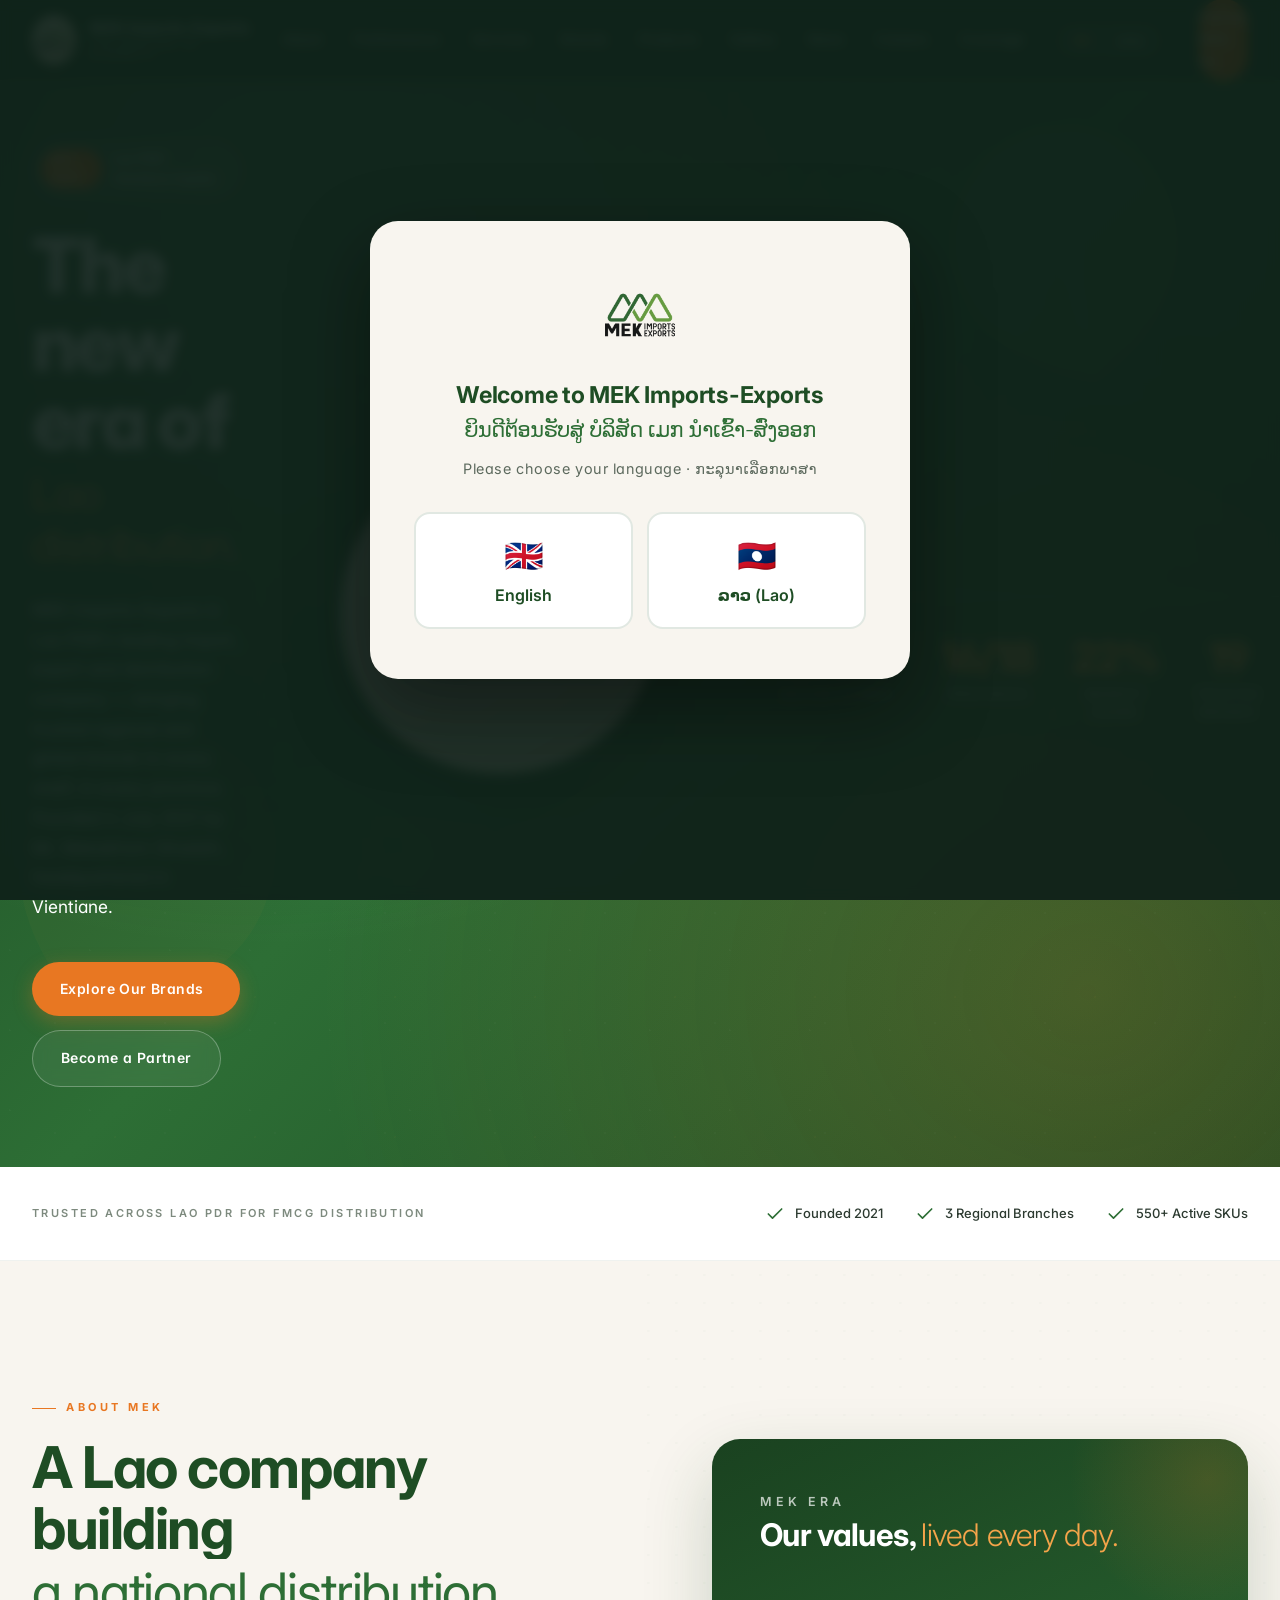
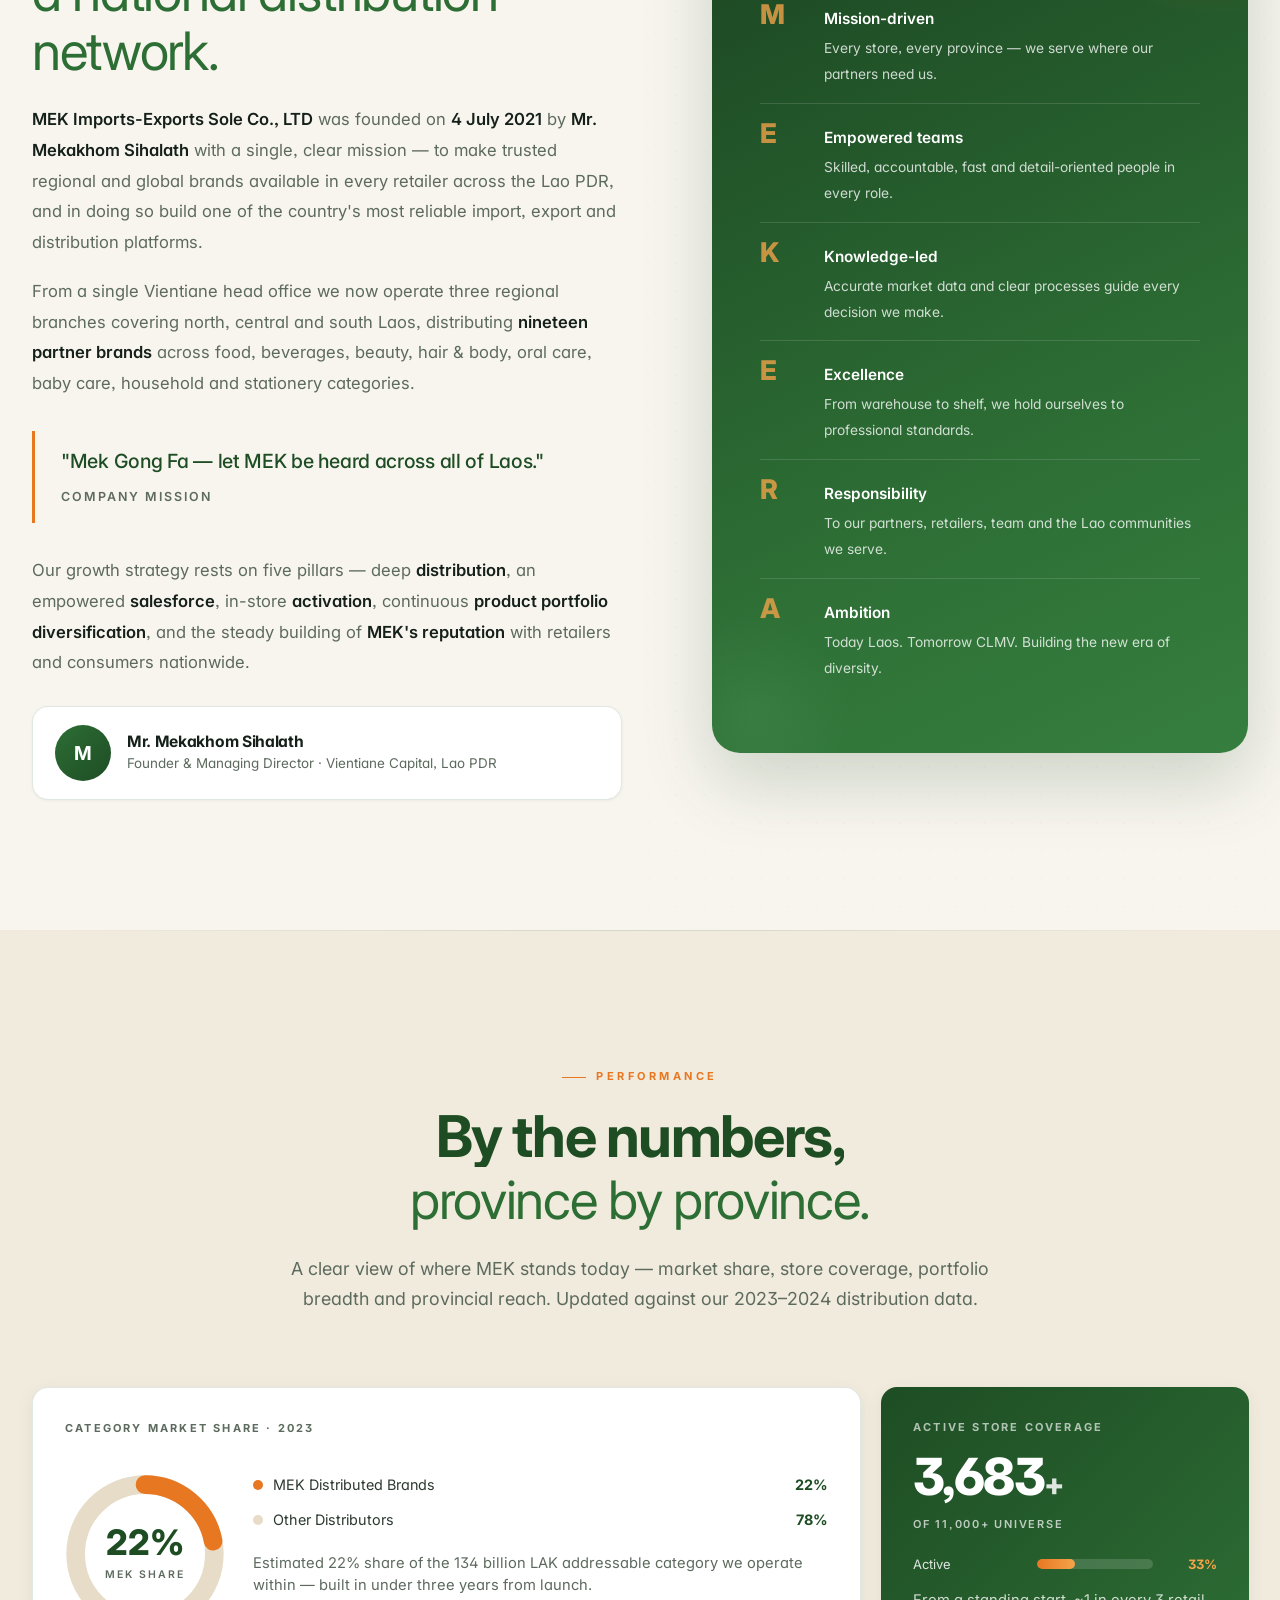
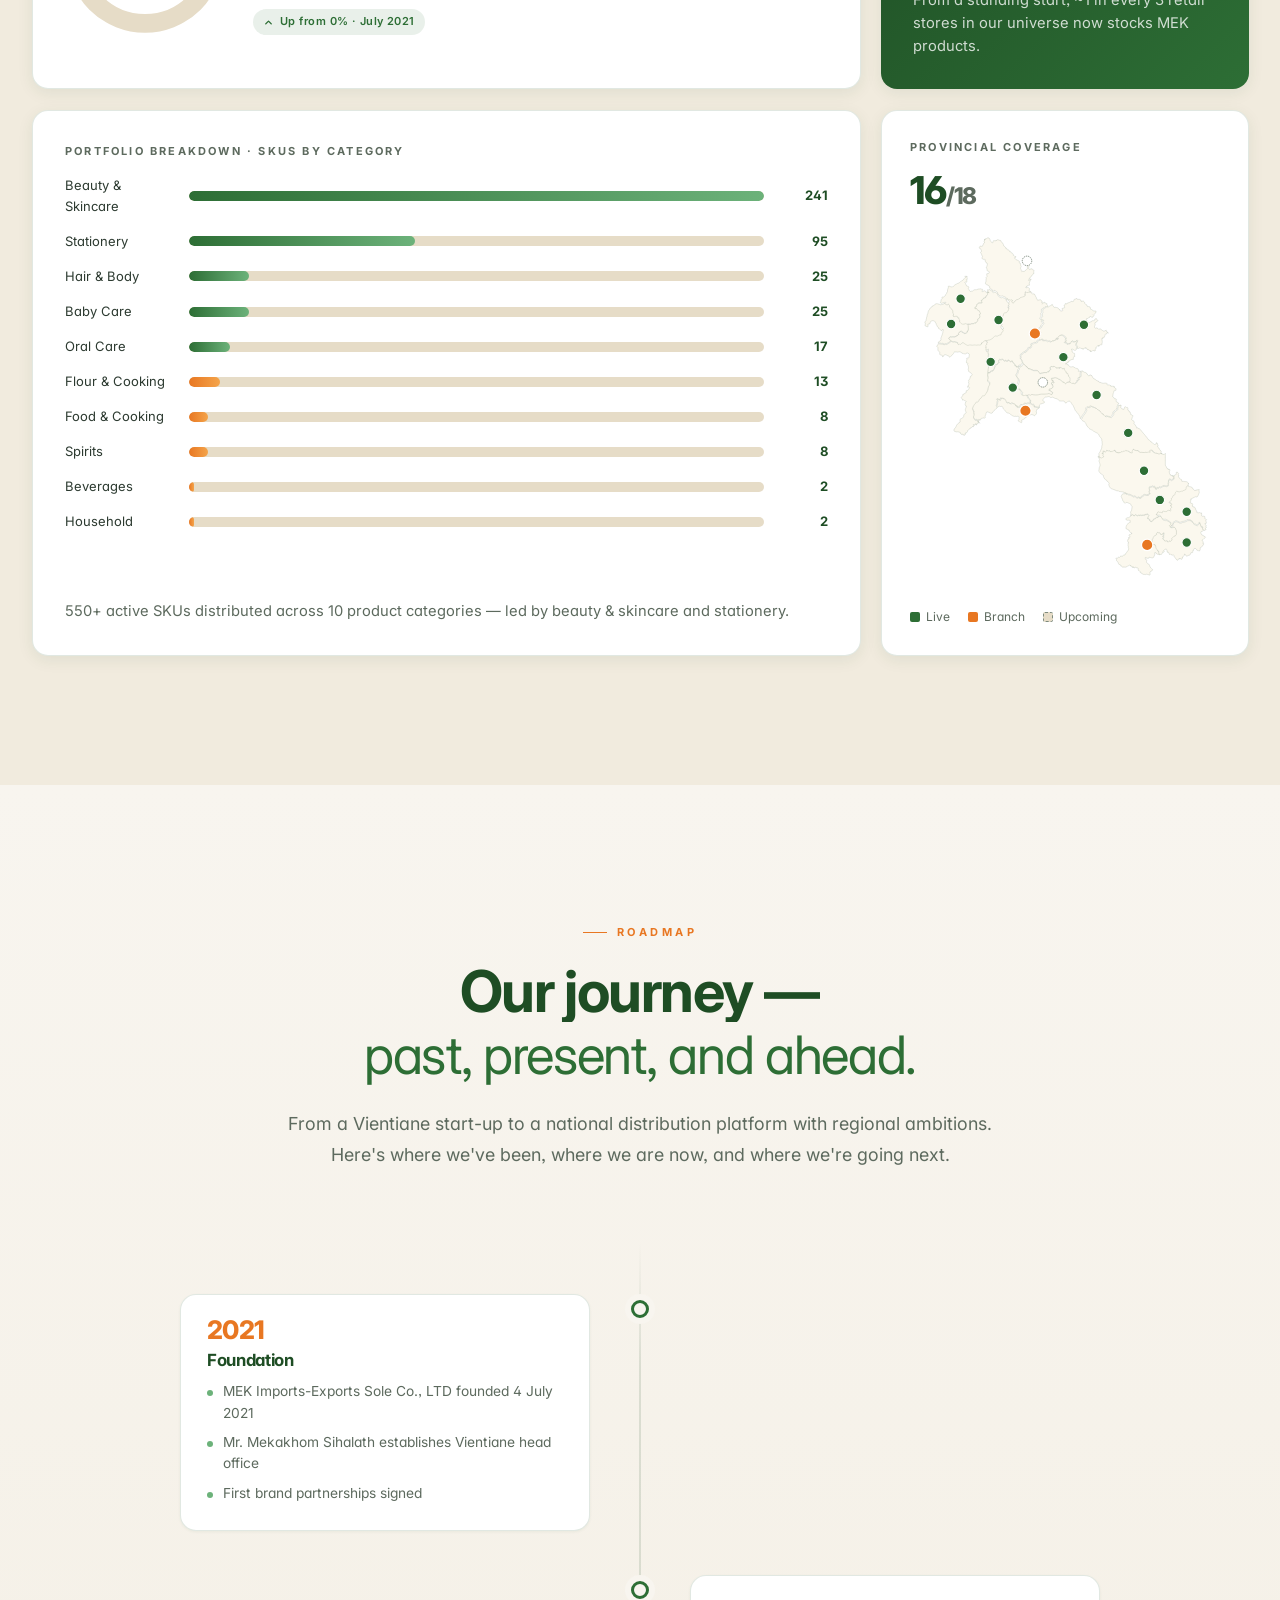
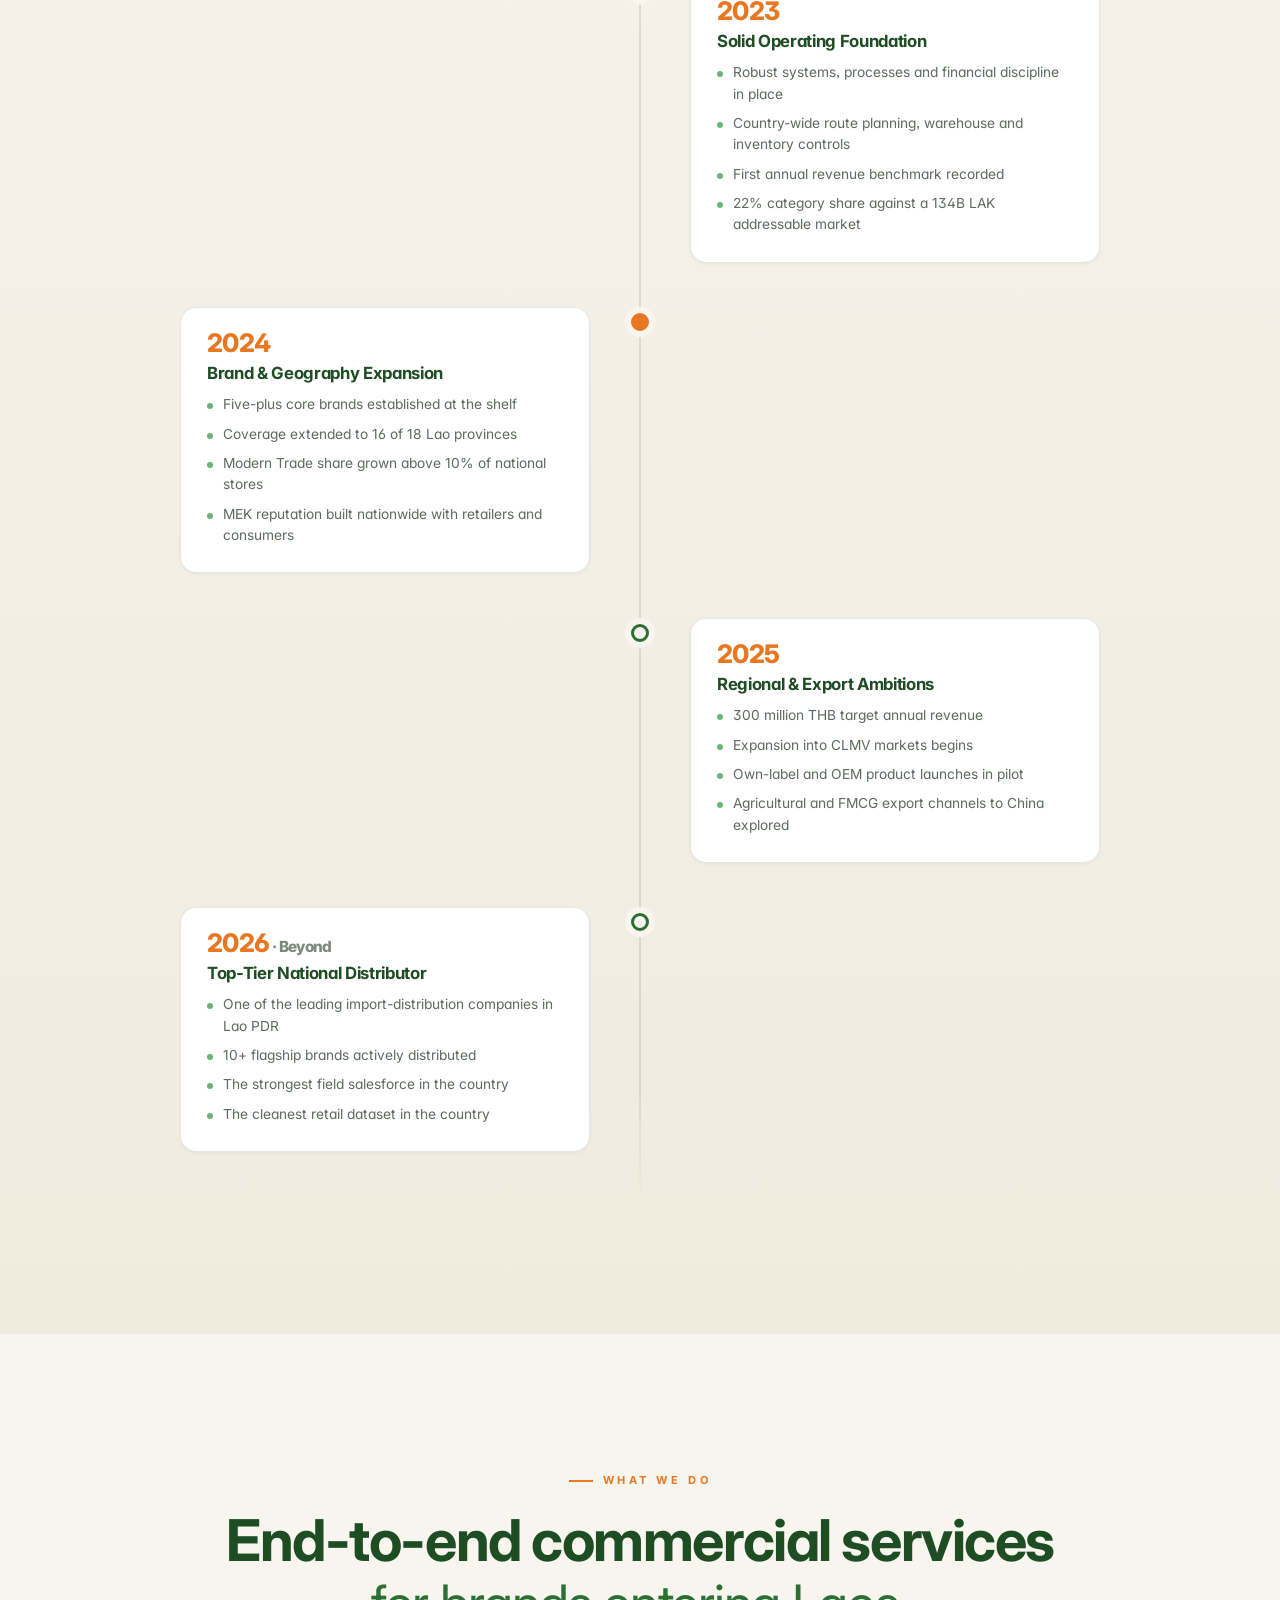
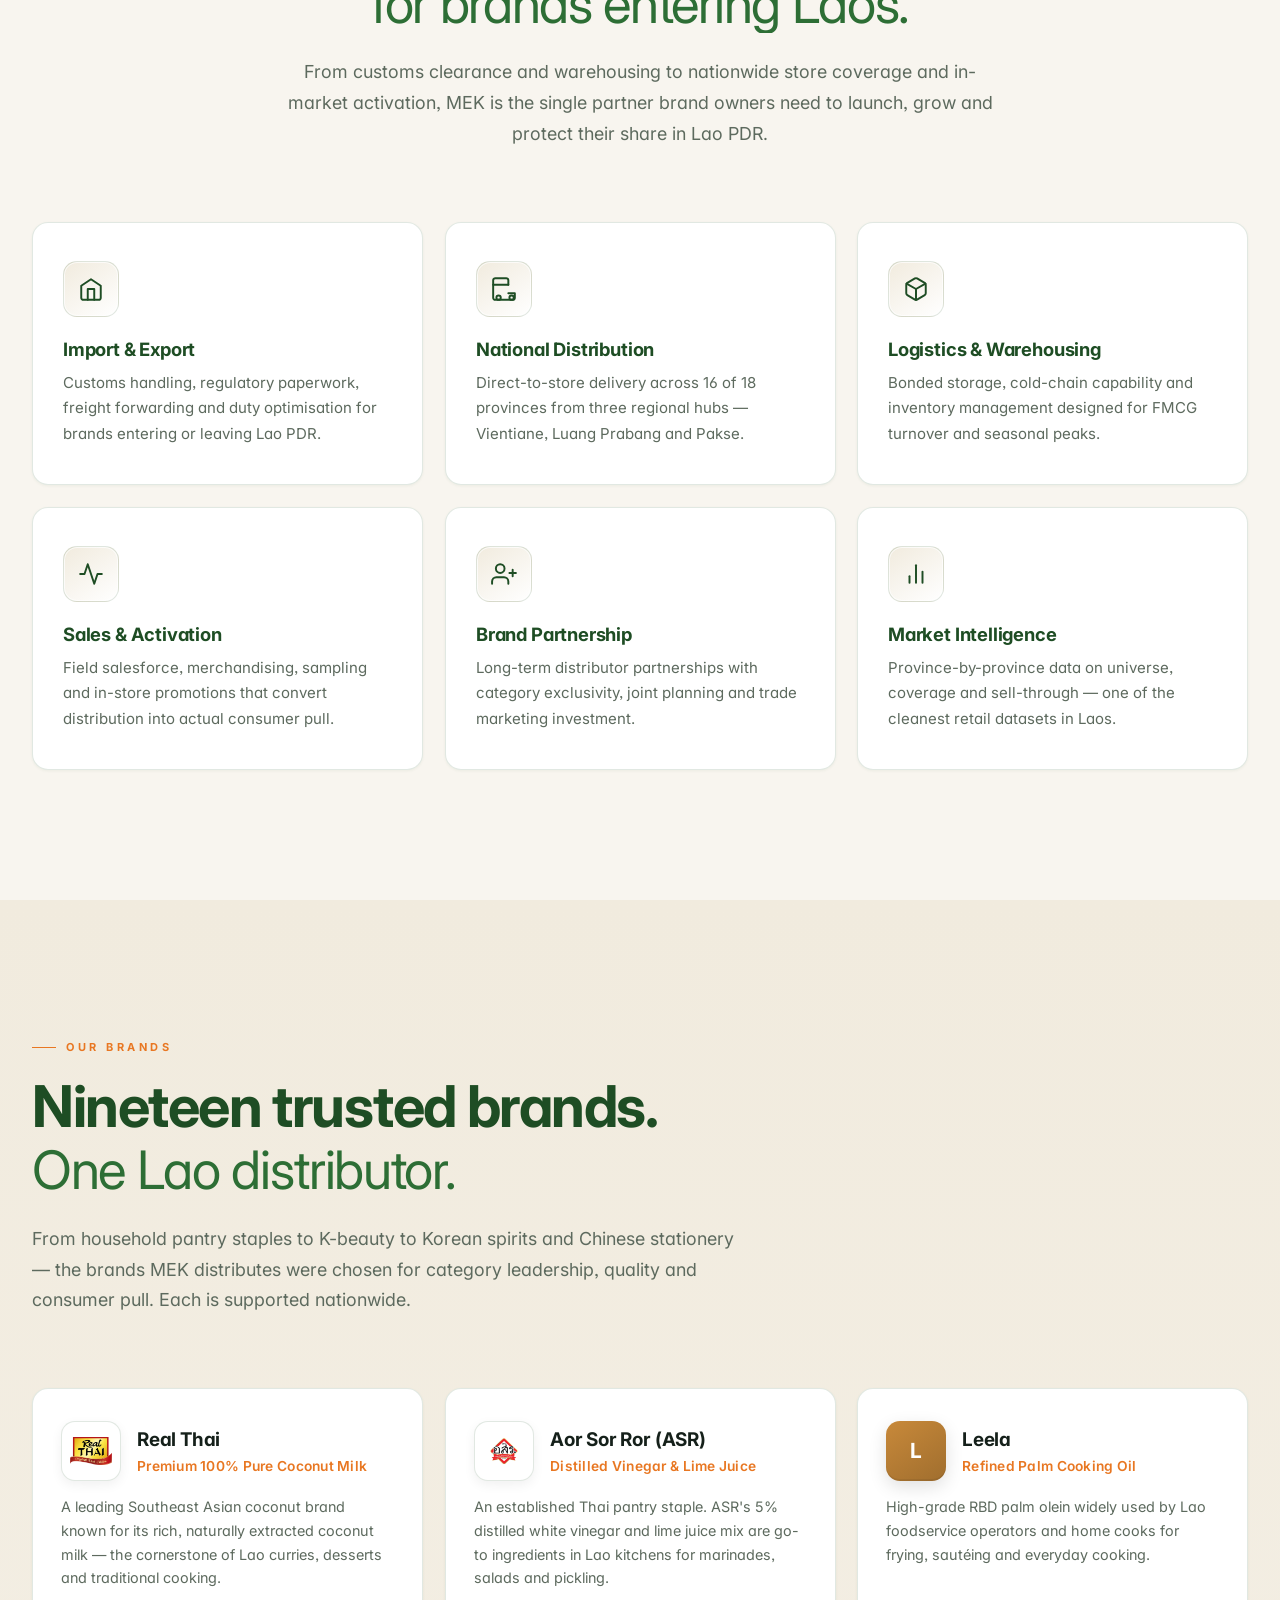
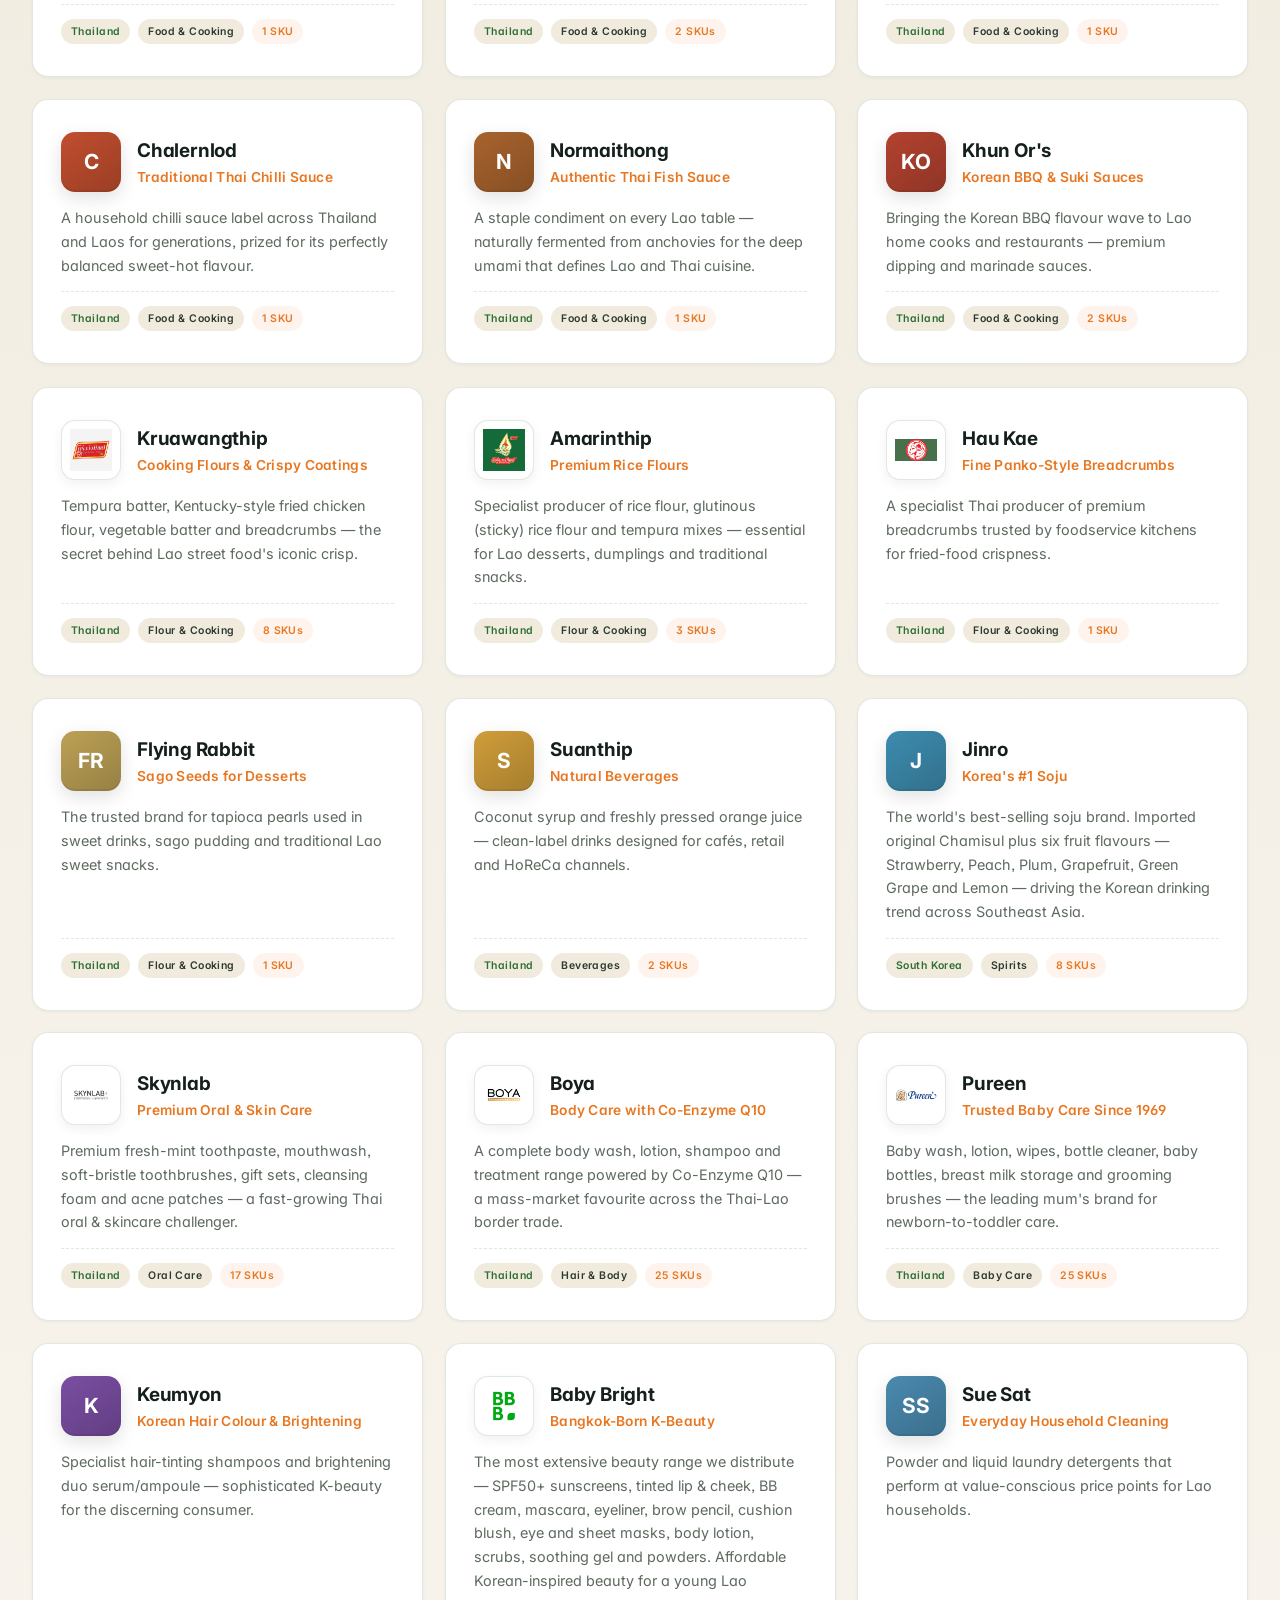
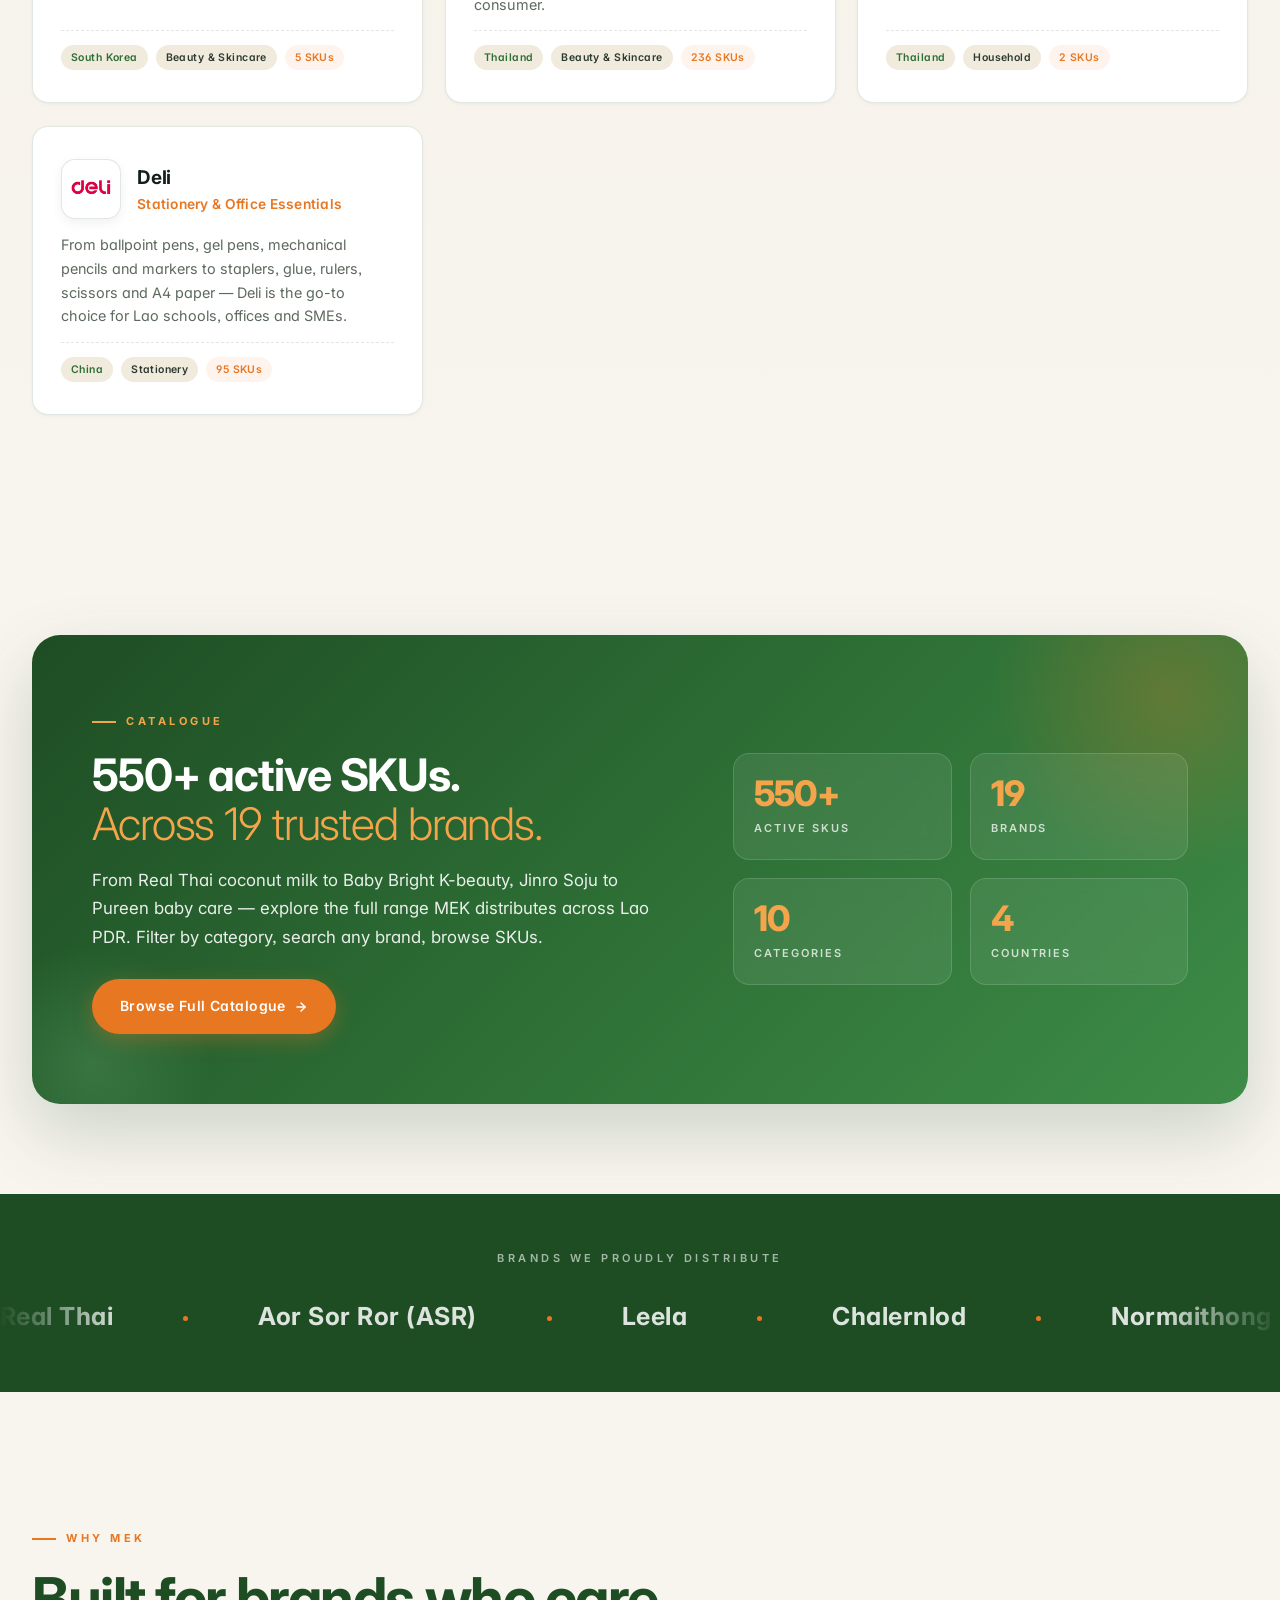
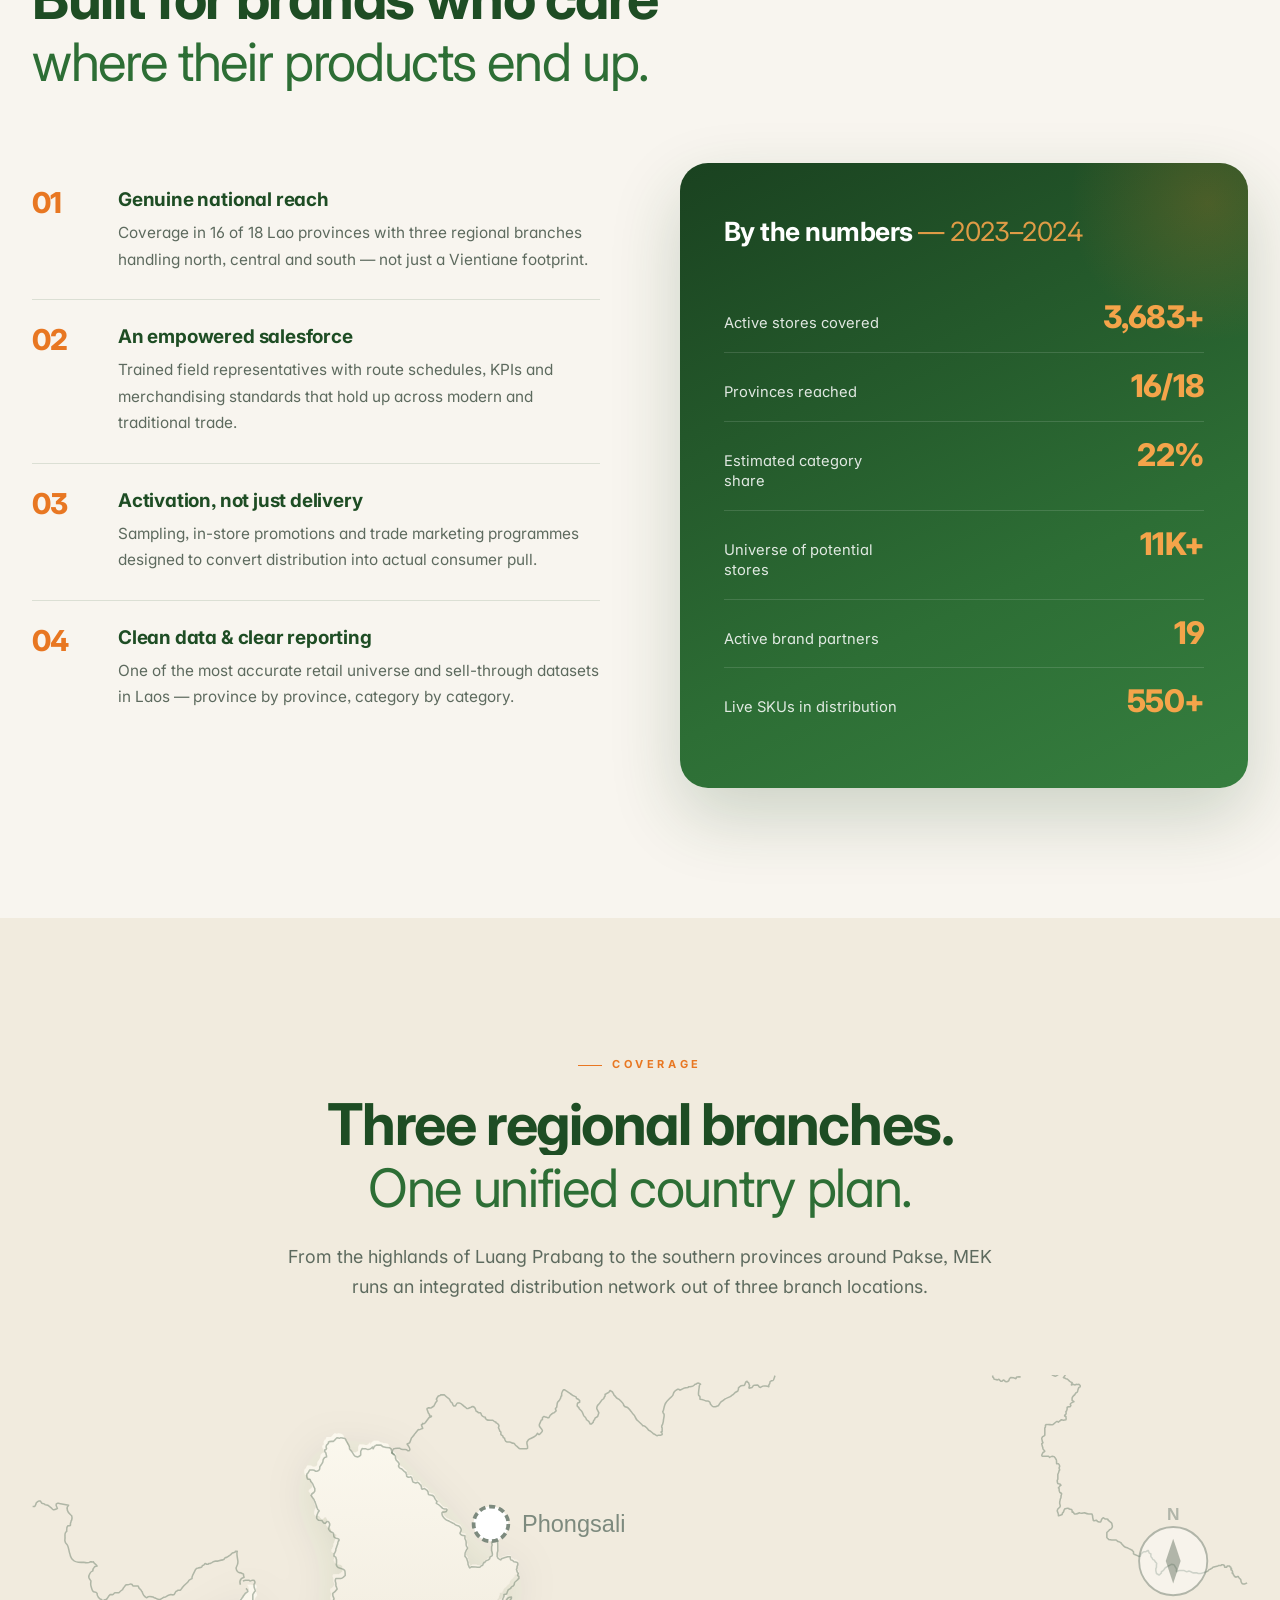
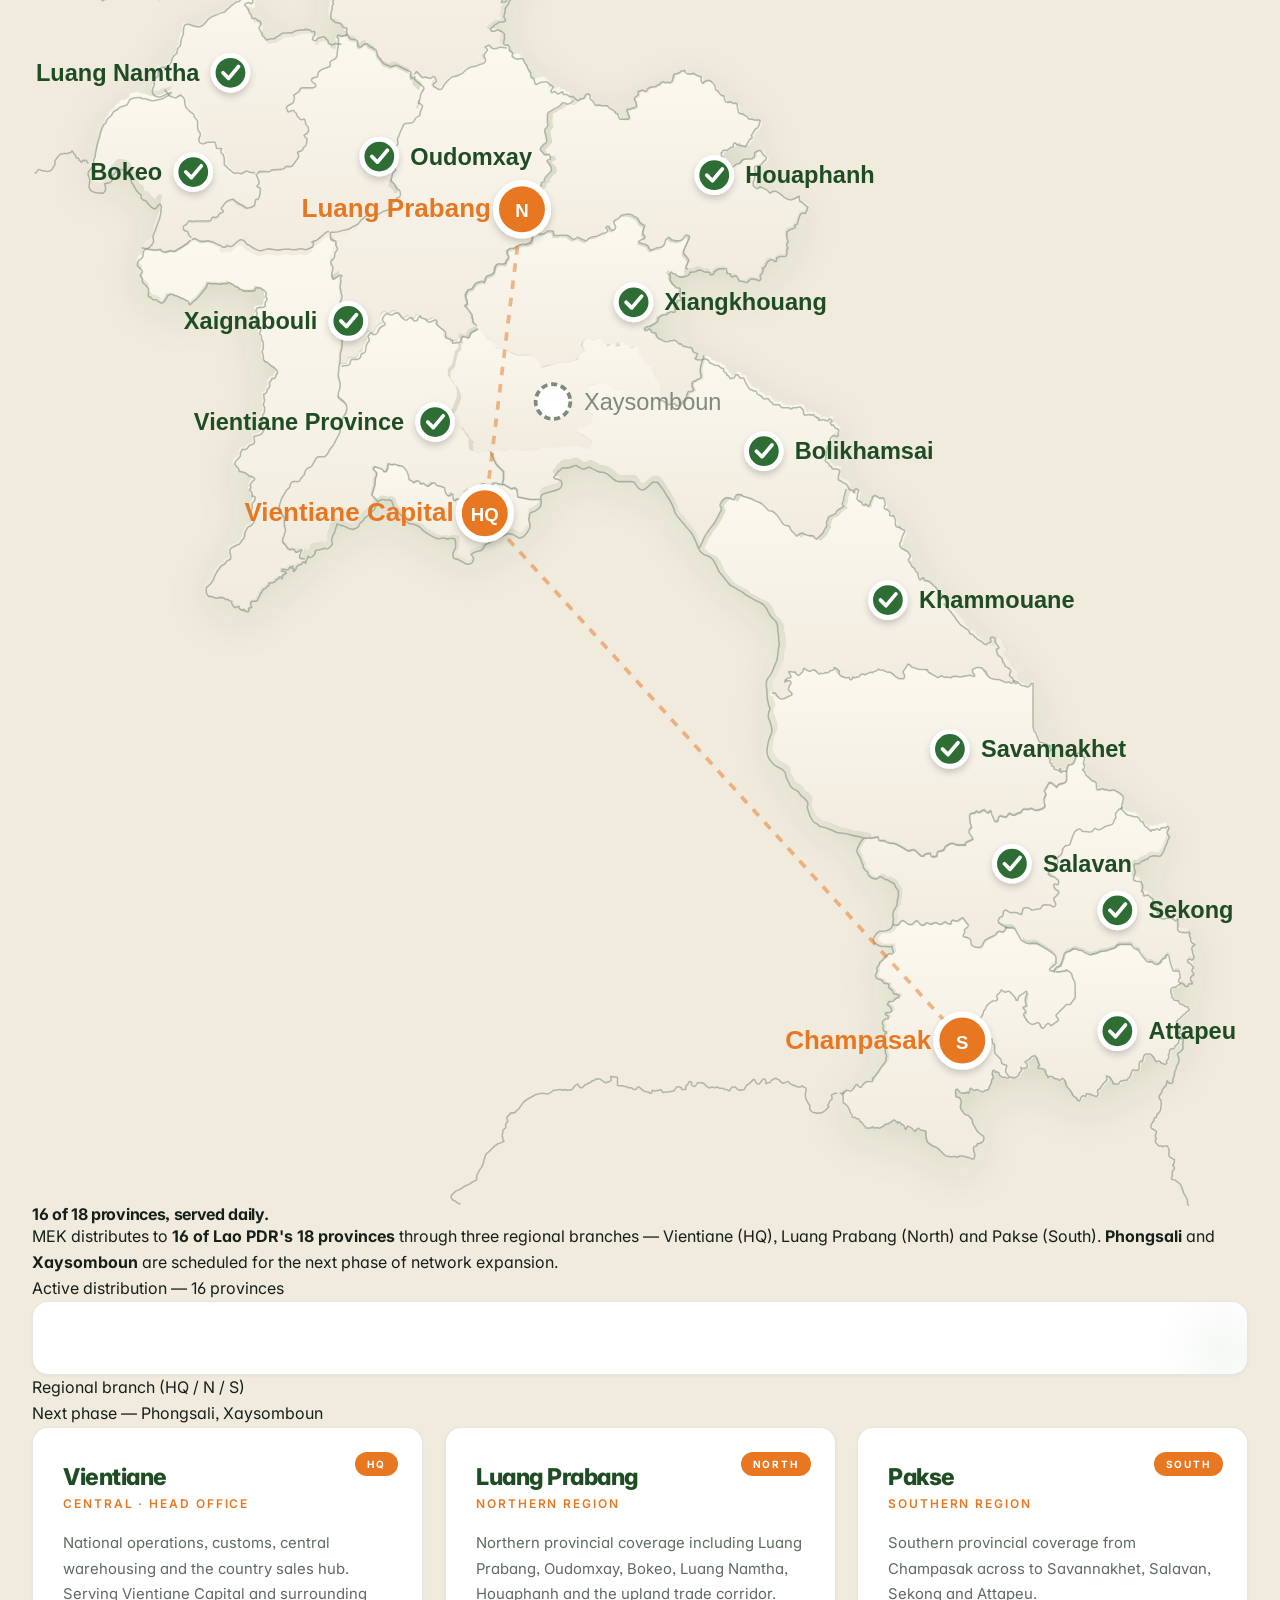
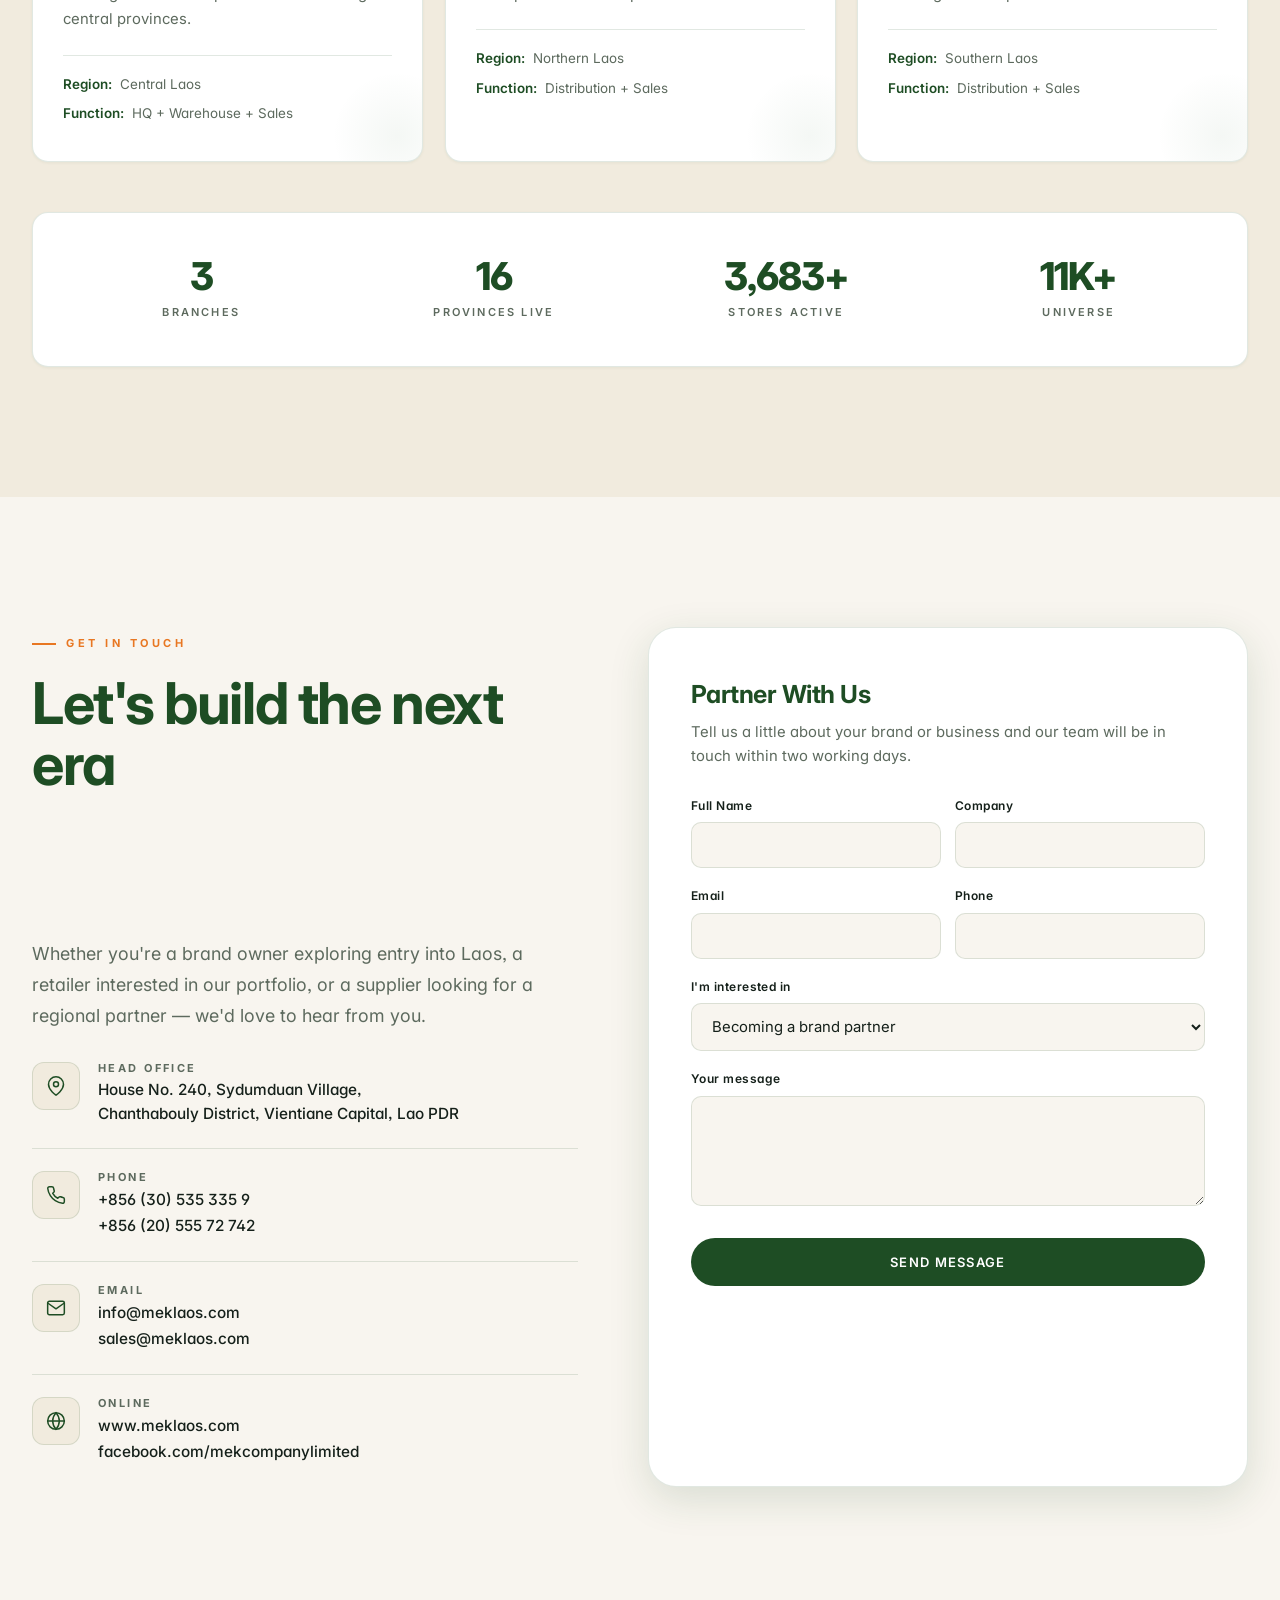
<file: index.html>
<!DOCTYPE html>
<html lang="en">
<head>
  <meta charset="UTF-8" />
  <meta name="viewport" content="width=device-width, initial-scale=1.0" />
  <meta name="description" content="MEK Imports-Exports Sole Co., LTD — Lao PDR's premier import, export and distribution company. Founded 4 July 2021. The new era of diversity. 3,683+ stores across 16 of 18 provinces, 22% category share, 19 trusted brands, 550+ active SKUs." />
  <meta name="keywords" content="MEK, Lao PDR, Laos, import export, distribution, FMCG distributor Laos, Vientiane, Real Thai, Baby Bright, Boya, Skynlab, Jinro Soju, Pureen, Deli stationery, Suanthip" />
  <meta name="author" content="MEK Imports-Exports Sole Co., LTD" />
  <meta property="og:title" content="MEK Imports-Exports — The New Era of Diversity" />
  <meta property="og:description" content="Lao PDR's leading import, export & distribution company. 3,683+ active stores across 16 of 18 provinces. 19 trusted brands." />
  <meta property="og:image" content="./assets/logo.png" />
  <meta property="og:url" content="https://www.meklaos.com" />
  <meta property="og:type" content="website" />
  <meta name="theme-color" content="#1e4d24" />
  <title>MEK Imports-Exports Sole Co., LTD — The New Era of Diversity</title>

  <link rel="icon" type="image/x-icon" href="./favicon.ico" />
  <link rel="icon" type="image/png" sizes="32x32" href="./assets/favicon.png" />
  <link rel="apple-touch-icon" sizes="180x180" href="./assets/apple-touch-icon.png" />

  <link rel="preconnect" href="https://fonts.googleapis.com" />
  <link rel="preconnect" href="https://fonts.gstatic.com" crossorigin />
  <link href="https://fonts.googleapis.com/css2?family=Inter:wght@200;300;400;500;600;700;800;900&display=swap" rel="stylesheet" />

  <link rel="stylesheet" href="./assets/style.css" />

</head>
<body>

  <!-- ===== NAVIGATION ===== -->
  <nav class="nav" id="nav">
    <div class="nav-inner">
      <a href="#top" class="nav-logo" aria-label="MEK home">
        <span class="nav-logo-mark"><img src="./assets/logo.png" alt="MEK Logo" /></span>
        <div class="nav-logo-text">
          MEK Imports-Exports
          <span data-i18n="nav.tagline">The new era of diversity</span>
        </div>
      </a>
      <button class="nav-toggle" id="navToggle" aria-label="Toggle menu">
        <svg viewBox="0 0 24 24"><path d="M3 6h18M3 12h18M3 18h18"/></svg>
      </button>
      <div class="nav-links" id="navLinks">
        <a href="#about" data-i18n="nav.about">About</a>
        <a href="#performance" data-i18n="nav.performance">Performance</a>
        <a href="#services" data-i18n="nav.services">Services</a>
        <a href="#brands-showcase" data-i18n="nav.brands">Brands</a>
        <a href="./products.html" data-transition data-i18n="nav.products">Products</a>
        <a href="./gallery.html" data-transition data-i18n="nav.gallery">Gallery</a>
        <a href="./news.html" data-transition data-i18n="nav.news">News</a>
        <a href="./careers.html" data-transition data-i18n="nav.careers">Careers</a>
        <a href="#coverage" data-i18n="nav.coverage">Coverage</a>
        <a href="#contact" class="nav-cta" data-i18n="nav.partner">Partner With Us</a>
      </div>
    </div>
  </nav>

  <!-- ===== HERO ===== -->
  <header class="hero" id="top">
    <div class="hero-bg"></div>
    <svg class="hero-decor leaf-1" viewBox="0 0 200 200" xmlns="http://www.w3.org/2000/svg" aria-hidden="true">
      <path d="M100,20 C140,20 170,55 170,95 C170,140 130,170 100,180 C70,170 30,140 30,95 C30,55 60,20 100,20 Z" fill="#f8f5ef" opacity="0.3"/>
      <path d="M100,40 C100,80 100,140 100,180" stroke="#f8f5ef" stroke-width="1.5" opacity="0.4" fill="none"/>
    </svg>
    <svg class="hero-decor leaf-2" viewBox="0 0 200 200" xmlns="http://www.w3.org/2000/svg" aria-hidden="true">
      <path d="M100,20 C140,20 170,55 170,95 C170,140 130,170 100,180 C70,170 30,140 30,95 C30,55 60,20 100,20 Z" fill="#f4a44a" opacity="0.25"/>
    </svg>
    <div class="hero-content">
      <div class="hero-text">
        <span class="hero-badge"><span class="pip">EST. 2021</span> <span data-i18n="hero.badge">Lao PDR &middot; Vientiane Capital</span></span>
        <h1>
          <span class="reveal-mask">The new era of</span> <span class="serif"><span class="reveal-mask delay-2">Lao distribution.</span></span>
        </h1>
        <p class="hero-sub" data-i18n="hero.sub">MEK Imports-Exports is Lao PDR’s leading import, export and distribution company &mdash; bringing trusted regional and global brands to every shelf, in every province. Founded 4 July 2021 by Mr. Mekakhom Sihalath, headquartered in Vientiane.</p>
        <div class="hero-actions">
          <a href="#brands-showcase" class="btn btn-primary">
            Explore Our Brands</span>
            <svg width="14" height="14" viewBox="0 0 24 24" fill="none" stroke="currentColor" stroke-width="2.5" stroke-linecap="round" stroke-linejoin="round"><line x1="5" y1="12" x2="19" y2="12"/><polyline points="12 5 19 12 12 19"/></svg>
          </a>
          <a href="#contact" class="btn btn-ghost">Become a Partner</a>
        </div>
        <img src="./assets/slogan-white.png" alt="The New Era of Diversity" class="hero-mobile-slogan" />
      </div>
      <div class="hero-visual">
        <div class="hero-logo-wrap">
          <div class="hero-logo-halo"></div>
          <div class="hero-logo-disc">
            <img src="./assets/logo.png" alt="MEK Imports-Exports" />
          </div>
        </div>
      </div>
    </div>
    <div class="hero-content" style="grid-template-columns: 1fr; padding-top: 0; margin-top: 0;">
      <div class="hero-stats">
        <div class="hero-stat">
          <div class="hero-stat-num" data-count="3683">3,683+</div>
          <div class="hero-stat-label" data-i18n="hero.stat1">Active Stores</div>
        </div>
        <div class="hero-stat">
          <div class="hero-stat-num">16/18</div>
          <div class="hero-stat-label" data-i18n="hero.stat2">Provinces</div>
        </div>
        <div class="hero-stat">
          <div class="hero-stat-num" data-count="22">22%</div>
          <div class="hero-stat-label" data-i18n="hero.stat3">Market Share</div>
        </div>
        <div class="hero-stat">
          <div class="hero-stat-num" data-count="19">19</div>
          <div class="hero-stat-label" data-i18n="hero.stat4">Trusted Brands</div>
        </div>
      </div>
    </div>
  </header>

  <!-- ===== TRUST STRIP ===== -->
  <div class="trust-strip">
    <div class="container trust-strip-grid">
      <h6>Trusted across Lao PDR for FMCG distribution</h6>
      <div class="trust-item"><span class="ico"><svg viewBox="0 0 24 24"><polyline points="20 6 9 17 4 12"/></svg></span> Founded 2021</div>
      <div class="trust-item"><span class="ico"><svg viewBox="0 0 24 24"><polyline points="20 6 9 17 4 12"/></svg></span> 3 Regional Branches</div>
      <div class="trust-item"><span class="ico"><svg viewBox="0 0 24 24"><polyline points="20 6 9 17 4 12"/></svg></span> 550+ Active SKUs</div>
    </div>
  </div>

  <!-- ===== ABOUT ===== -->
  <section class="about" id="about">
    <div class="container">
      <div class="about-grid">
        <div class="about-text reveal">
          <span class="eyebrow" data-i18n="about.eyebrow">About MEK</span>
          <h2 class="section-title"><span class="reveal-mask">A Lao company building</span> <span class="serif"><span class="reveal-mask delay-2">a national distribution network.</span></span></h2>
          <p>
            <strong>MEK Imports-Exports Sole Co., LTD</strong> was founded on <strong>4 July 2021</strong> by
            <strong>Mr. Mekakhom Sihalath</strong> with a single, clear mission &mdash; to make trusted regional
            and global brands available in every retailer across the Lao PDR, and in doing so build one of the
            country's most reliable import, export and distribution platforms.
          </p>
          <p>
            From a single Vientiane head office we now operate three regional branches covering north, central
            and south Laos, distributing <strong>nineteen partner brands</strong> across food, beverages, beauty,
            hair &amp; body, oral care, baby care, household and stationery categories.
          </p>
          <blockquote class="about-quote">
            "Mek Gong Fa &mdash; let MEK be heard across all of Laos."
            <span class="about-quote-attr">Company Mission</span>
          </blockquote>
          <p>
            Our growth strategy rests on five pillars &mdash; deep <strong>distribution</strong>, an empowered
            <strong>salesforce</strong>, in-store <strong>activation</strong>, continuous <strong>product portfolio
            diversification</strong>, and the steady building of <strong>MEK's reputation</strong> with retailers
            and consumers nationwide.
          </p>
          <div class="founder-card">
            <div class="founder-monogram">M</div>
            <div class="founder-card-text">
              <h5>Mr. Mekakhom Sihalath</h5>
              <p>Founder &amp; Managing Director &middot; Vientiane Capital, Lao PDR</p>
            </div>
          </div>
        </div>
        <aside class="era-card reveal reveal-d-2">
          <h3>MEK ERA</h3>
          <div class="era-headline">Our values, <span class="serif">lived every day.</span></div>
          <ul class="era-list">
            <li><span class="era-letter">M</span><div><strong>Mission-driven</strong><span>Every store, every province &mdash; we serve where our partners need us.</span></div></li>
            <li><span class="era-letter">E</span><div><strong>Empowered teams</strong><span>Skilled, accountable, fast and detail-oriented people in every role.</span></div></li>
            <li><span class="era-letter">K</span><div><strong>Knowledge-led</strong><span>Accurate market data and clear processes guide every decision we make.</span></div></li>
            <li><span class="era-letter">E</span><div><strong>Excellence</strong><span>From warehouse to shelf, we hold ourselves to professional standards.</span></div></li>
            <li><span class="era-letter">R</span><div><strong>Responsibility</strong><span>To our partners, retailers, team and the Lao communities we serve.</span></div></li>
            <li><span class="era-letter">A</span><div><strong>Ambition</strong><span>Today Laos. Tomorrow CLMV. Building the new era of diversity.</span></div></li>
          </ul>
        </aside>
      </div>
    </div>
  </section>

  <!-- ===== PERFORMANCE DASHBOARD ===== -->
  <section class="performance" id="performance">
    <div class="container">
      <div class="section-head centered reveal">
        <span class="eyebrow" data-i18n="nav.performance">Performance</span>
        <h2 class="section-title"><span class="reveal-mask">By the numbers,</span> <span class="serif"><span class="reveal-mask delay-2">province by province.</span></span></h2>
        <p class="section-lead">A clear view of where MEK stands today &mdash; market share, store coverage, portfolio breadth and provincial reach. Updated against our 2023&ndash;2024 distribution data.</p>
      </div>
      <div class="perf-grid reveal reveal-d-1">

        <!-- Donut: market share -->
        <div class="perf-card span-2">
          <div class="perf-title">Category Market Share &middot; 2023</div>
          <div class="donut-wrap">
            <div class="donut">
              <svg viewBox="0 0 120 120">
                <circle cx="60" cy="60" r="52" fill="none" stroke="#e6dcc7" stroke-width="14"/>
                <circle id="donutShare" cx="60" cy="60" r="52" fill="none" stroke="#e87722" stroke-width="14" stroke-linecap="round"
                        stroke-dasharray="0 326" />
              </svg>
              <div class="donut-center">
                <div class="num">22%</div>
                <div class="lbl">MEK Share</div>
              </div>
            </div>
            <div class="donut-legend">
              <div class="donut-row">
                <div class="dot" style="background: #e87722"></div>
                <span>MEK Distributed Brands</span>
                <span class="lbl-num">22%</span>
              </div>
              <div class="donut-row">
                <div class="dot" style="background: #e6dcc7"></div>
                <span>Other Distributors</span>
                <span class="lbl-num">78%</span>
              </div>
              <p class="perf-sub" style="margin-top: 8px;">
                Estimated 22% share of the 134 billion LAK addressable category we operate within &mdash; built in under three years from launch.
              </p>
              <div class="perf-trend">
                <svg width="11" height="11" viewBox="0 0 24 24" fill="none" stroke="currentColor" stroke-width="3" stroke-linecap="round" stroke-linejoin="round"><polyline points="18 15 12 9 6 15"/></svg>
                Up from 0% &middot; July 2021
              </div>
            </div>
          </div>
        </div>

        <!-- Stat: stores -->
        <div class="perf-card dark">
          <div class="perf-title" style="color: rgba(255,255,255,0.65)">Active Store Coverage</div>
          <div class="perf-value">3,683<span style="font-size: 0.6em; opacity: 0.85">+</span></div>
          <div class="perf-meta-label">Of 11,000+ universe</div>
          <div class="bars-wrap" style="min-height: auto; margin-top: 6px;">
            <div class="bar-row">
              <span style="color: rgba(255,255,255,0.85)">Active</span>
              <div class="bar-track" style="background: rgba(255,255,255,0.15)"><div class="bar-fill warm" style="width: 33%;"></div></div>
              <span class="num" style="color: var(--orange-light)">33%</span>
            </div>
          </div>
          <p class="perf-sub" style="color: rgba(255,255,255,0.78)">From a standing start, ~1 in every 3 retail stores in our universe now stocks MEK products.</p>
        </div>

        <!-- Bars: portfolio -->
        <div class="perf-card span-2">
          <div class="perf-title">Portfolio Breakdown &middot; SKUs by Category</div>
          <div class="bars-wrap"></div>
          <p class="perf-sub">550+ active SKUs distributed across 10 product categories &mdash; led by beauty &amp; skincare and stationery.</p>
        </div>

        <!-- Map: provinces -->
        <div class="perf-card map-card">
          <div class="perf-title">Provincial Coverage</div>
          <div class="perf-value" style="font-size: 2.4rem">16<span style="font-size: 0.6em; color: var(--muted)">/18</span></div>
          <img src="./assets/laos-map-small.svg" alt="Map of Lao PDR" class="laos-map-small" loading="lazy" />
          <div class="map-legend">
            <div class="map-legend-row"><div class="map-legend-dot" style="background: var(--mid-green)"></div>Live</div>
            <div class="map-legend-row"><div class="map-legend-dot" style="background: var(--orange)"></div>Branch</div>
            <div class="map-legend-row"><div class="map-legend-dot" style="background: var(--cream-3); border: 1.5px dashed var(--muted-2)"></div>Upcoming</div>
          </div>
        </div>
      </div>
    </div>
  </section>

  <!-- ===== ROADMAP ===== -->
  <section class="roadmap" id="roadmap">
    <div class="container">
      <div class="section-head centered reveal">
        <span class="eyebrow">Roadmap</span>
        <h2 class="section-title"><span class="reveal-mask">Our journey &mdash;</span> <span class="serif"><span class="reveal-mask delay-2">past, present, and ahead.</span></span></h2>
        <p class="section-lead">From a Vientiane start-up to a national distribution platform with regional ambitions. Here's where we've been, where we are now, and where we're going next.</p>
      </div>
      <div class="timeline reveal">
        <div class="tl-item">
          <div class="tl-side-l">
            <div class="tl-card">
              <div class="tl-year">2021</div>
              <h4>Foundation</h4>
              <ul>
                <li>MEK Imports-Exports Sole Co., LTD founded 4 July 2021</li>
                <li>Mr. Mekakhom Sihalath establishes Vientiane head office</li>
                <li>First brand partnerships signed</li>
              </ul>
            </div>
          </div>
          <div class="tl-dot"></div>
          <div class="tl-side-r"></div>
        </div>
        <div class="tl-item">
          <div class="tl-side-l"></div>
          <div class="tl-dot"></div>
          <div class="tl-side-r">
            <div class="tl-card">
              <div class="tl-year">2023</div>
              <h4>Solid Operating Foundation</h4>
              <ul>
                <li>Robust systems, processes and financial discipline in place</li>
                <li>Country-wide route planning, warehouse and inventory controls</li>
                <li>First annual revenue benchmark recorded</li>
                <li>22% category share against a 134B LAK addressable market</li>
              </ul>
            </div>
          </div>
        </div>
        <div class="tl-item now">
          <div class="tl-side-l">
            <div class="tl-card">
              <div class="tl-year">2024</div>
              <h4>Brand &amp; Geography Expansion</h4>
              <ul>
                <li>Five-plus core brands established at the shelf</li>
                <li>Coverage extended to 16 of 18 Lao provinces</li>
                <li>Modern Trade share grown above 10% of national stores</li>
                <li>MEK reputation built nationwide with retailers and consumers</li>
              </ul>
            </div>
          </div>
          <div class="tl-dot"></div>
          <div class="tl-side-r"></div>
        </div>
        <div class="tl-item">
          <div class="tl-side-l"></div>
          <div class="tl-dot"></div>
          <div class="tl-side-r">
            <div class="tl-card">
              <div class="tl-year">2025</div>
              <h4>Regional &amp; Export Ambitions</h4>
              <ul>
                <li>300 million THB target annual revenue</li>
                <li>Expansion into CLMV markets begins</li>
                <li>Own-label and OEM product launches in pilot</li>
                <li>Agricultural and FMCG export channels to China explored</li>
              </ul>
            </div>
          </div>
        </div>
        <div class="tl-item">
          <div class="tl-side-l">
            <div class="tl-card">
              <div class="tl-year">2026<span style="font-size: 0.6em; color: var(--muted-2); font-style: normal; font-family: 'Inter', sans-serif"> &middot; Beyond</span></div>
              <h4>Top-Tier National Distributor</h4>
              <ul>
                <li>One of the leading import-distribution companies in Lao PDR</li>
                <li>10+ flagship brands actively distributed</li>
                <li>The strongest field salesforce in the country</li>
                <li>The cleanest retail dataset in the country</li>
              </ul>
            </div>
          </div>
          <div class="tl-dot"></div>
          <div class="tl-side-r"></div>
        </div>
      </div>
    </div>
  </section>

  <!-- ===== SERVICES ===== -->
  <section class="services" id="services">
    <div class="container">
      <div class="section-head centered reveal">
        <span class="eyebrow" data-i18n="services.eyebrow">What We Do</span>
        <h2 class="section-title"><span class="reveal-mask">End-to-end commercial services</span> <span class="serif"><span class="reveal-mask delay-2">for brands entering Laos.</span></span></h2>
        <p class="section-lead">From customs clearance and warehousing to nationwide store coverage and in-market activation, MEK is the single partner brand owners need to launch, grow and protect their share in Lao PDR.</p>
      </div>
      <div class="services-grid">
        <div class="service-card reveal">
          <div class="service-icon"><svg viewBox="0 0 24 24"><path d="M3 9l9-6 9 6v11a2 2 0 0 1-2 2H5a2 2 0 0 1-2-2z"/><path d="M9 22V12h6v10"/></svg></div>
          <h3>Import &amp; Export</h3>
          <p>Customs handling, regulatory paperwork, freight forwarding and duty optimisation for brands entering or leaving Lao PDR.</p>
        </div>
        <div class="service-card reveal reveal-d-1">
          <div class="service-icon"><svg viewBox="0 0 24 24"><path d="M16 16h6v4a2 2 0 0 1-2 2H4a2 2 0 0 1-2-2V8h14"/><path d="M16 8V4a2 2 0 0 0-2-2H4a2 2 0 0 0-2 2v4"/><circle cx="7" cy="20" r="2"/><circle cx="19" cy="20" r="2"/></svg></div>
          <h3>National Distribution</h3>
          <p>Direct-to-store delivery across 16 of 18 provinces from three regional hubs &mdash; Vientiane, Luang Prabang and Pakse.</p>
        </div>
        <div class="service-card reveal reveal-d-2">
          <div class="service-icon"><svg viewBox="0 0 24 24"><path d="M21 16V8a2 2 0 0 0-1-1.73l-7-4a2 2 0 0 0-2 0l-7 4A2 2 0 0 0 3 8v8a2 2 0 0 0 1 1.73l7 4a2 2 0 0 0 2 0l7-4A2 2 0 0 0 21 16z"/><path d="M3.27 6.96L12 12.01l8.73-5.05M12 22.08V12"/></svg></div>
          <h3>Logistics &amp; Warehousing</h3>
          <p>Bonded storage, cold-chain capability and inventory management designed for FMCG turnover and seasonal peaks.</p>
        </div>
        <div class="service-card reveal">
          <div class="service-icon"><svg viewBox="0 0 24 24"><polyline points="22 12 18 12 15 21 9 3 6 12 2 12"/></svg></div>
          <h3>Sales &amp; Activation</h3>
          <p>Field salesforce, merchandising, sampling and in-store promotions that convert distribution into actual consumer pull.</p>
        </div>
        <div class="service-card reveal reveal-d-1">
          <div class="service-icon"><svg viewBox="0 0 24 24"><path d="M16 21v-2a4 4 0 0 0-4-4H5a4 4 0 0 0-4 4v2"/><circle cx="8.5" cy="7" r="4"/><path d="M20 8v6M23 11h-6"/></svg></div>
          <h3>Brand Partnership</h3>
          <p>Long-term distributor partnerships with category exclusivity, joint planning and trade marketing investment.</p>
        </div>
        <div class="service-card reveal reveal-d-2">
          <div class="service-icon"><svg viewBox="0 0 24 24"><line x1="18" y1="20" x2="18" y2="10"/><line x1="12" y1="20" x2="12" y2="4"/><line x1="6" y1="20" x2="6" y2="14"/></svg></div>
          <h3>Market Intelligence</h3>
          <p>Province-by-province data on universe, coverage and sell-through &mdash; one of the cleanest retail datasets in Laos.</p>
        </div>
      </div>
    </div>
  </section>

  <!-- ===== BRANDS SHOWCASE ===== -->
  <section class="brands-showcase" id="brands-showcase">
    <div class="container">
      <div class="section-head reveal">
        <span class="eyebrow" data-i18n="brands.eyebrow">Our Brands</span>
        <h2 class="section-title"><span class="reveal-mask">Nineteen trusted brands.</span> <span class="serif"><span class="reveal-mask delay-2">One Lao distributor.</span></span></h2>
        <p class="section-lead">From household pantry staples to K-beauty to Korean spirits and Chinese stationery &mdash; the brands MEK distributes were chosen for category leadership, quality and consumer pull. Each is supported nationwide.</p>
      </div>
      <div class="brand-grid" id="brandGrid"></div>
    </div>
  </section>

    <!-- ===== PRODUCTS TEASER ===== -->
  <section class="products tight" id="products">
    <div class="container">
      <div class="products-teaser reveal">
        <div class="products-teaser-content">
          <span class="eyebrow light">Catalogue</span>
          <h2>
            <span class="reveal-mask">550+ active SKUs.</span>
            <span class="serif"><span class="reveal-mask delay-2">Across 19 trusted brands.</span></span>
          </h2>
          <p>From Real Thai coconut milk to Baby Bright K-beauty, Jinro Soju to Pureen baby care &mdash; explore the full range MEK distributes across Lao PDR. Filter by category, search any brand, browse SKUs.</p>
          <a href="./products.html" data-transition class="btn btn-primary">
            Browse Full Catalogue
            <svg width="14" height="14" viewBox="0 0 24 24" fill="none" stroke="currentColor" stroke-width="2.5" stroke-linecap="round" stroke-linejoin="round"><line x1="5" y1="12" x2="19" y2="12"/><polyline points="12 5 19 12 12 19"/></svg>
          </a>
        </div>
        <div class="products-teaser-stats">
          <div class="pt-stat"><div class="pt-stat-num">550+</div><div class="pt-stat-label">Active SKUs</div></div>
          <div class="pt-stat"><div class="pt-stat-num">19</div><div class="pt-stat-label" data-i18n="nav.brands">Brands</div></div>
          <div class="pt-stat"><div class="pt-stat-num">10</div><div class="pt-stat-label">Categories</div></div>
          <div class="pt-stat"><div class="pt-stat-num">4</div><div class="pt-stat-label">Countries</div></div>
        </div>
      </div>
    </div>
  </section>

<!-- ===== MARQUEE ===== -->
  <section class="marquee">
    <div class="marquee-eyebrow">Brands We Proudly Distribute</div>
    <div class="ticker" id="ticker"></div>
  </section>

  <!-- ===== WHY MEK ===== -->
  <section class="why" id="why">
    <div class="container">
      <div class="section-head reveal">
        <span class="eyebrow" data-i18n="why.eyebrow">Why MEK</span>
        <h2 class="section-title"><span class="reveal-mask">Built for brands who care</span> <span class="serif"><span class="reveal-mask delay-2">where their products end up.</span></span></h2>
      </div>
      <div class="why-grid">
        <div class="reveal">
          <div class="advantage">
            <div class="advantage-num">01</div>
            <div>
              <h4>Genuine national reach</h4>
              <p>Coverage in 16 of 18 Lao provinces with three regional branches handling north, central and south &mdash; not just a Vientiane footprint.</p>
            </div>
          </div>
          <div class="advantage">
            <div class="advantage-num">02</div>
            <div>
              <h4>An empowered salesforce</h4>
              <p>Trained field representatives with route schedules, KPIs and merchandising standards that hold up across modern and traditional trade.</p>
            </div>
          </div>
          <div class="advantage">
            <div class="advantage-num">03</div>
            <div>
              <h4>Activation, not just delivery</h4>
              <p>Sampling, in-store promotions and trade marketing programmes designed to convert distribution into actual consumer pull.</p>
            </div>
          </div>
          <div class="advantage">
            <div class="advantage-num">04</div>
            <div>
              <h4>Clean data &amp; clear reporting</h4>
              <p>One of the most accurate retail universe and sell-through datasets in Laos &mdash; province by province, category by category.</p>
            </div>
          </div>
        </div>
        <aside class="stats-panel reveal reveal-d-2">
          <h3>By the numbers <span class="accent">&mdash; 2023&ndash;2024</span></h3>
          <div class="stat-row"><span class="stat-label">Active stores covered</span><span class="stat-value">3,683+</span></div>
          <div class="stat-row"><span class="stat-label">Provinces reached</span><span class="stat-value">16/18</span></div>
          <div class="stat-row"><span class="stat-label">Estimated category share</span><span class="stat-value">22%</span></div>
          <div class="stat-row"><span class="stat-label">Universe of potential stores</span><span class="stat-value">11K+</span></div>
          <div class="stat-row"><span class="stat-label">Active brand partners</span><span class="stat-value">19</span></div>
          <div class="stat-row"><span class="stat-label">Live SKUs in distribution</span><span class="stat-value">550+</span></div>
        </aside>
      </div>
    </div>
  </section>

  <!-- ===== COVERAGE ===== -->
  <section class="coverage" id="coverage">
    <div class="container">
      <div class="section-head centered reveal">
        <span class="eyebrow" data-i18n="nav.coverage">Coverage</span>
        <h2 class="section-title"><span class="reveal-mask">Three regional branches.</span> <span class="serif"><span class="reveal-mask delay-2">One unified country plan.</span></span></h2>
        <p class="section-lead">From the highlands of Luang Prabang to the southern provinces around Pakse, MEK runs an integrated distribution network out of three branch locations.</p>
      </div>
      <div class="coverage-map-wrap reveal">
        <div class="coverage-map-svg">
          <img src="./assets/laos-map-big.svg" alt="Map of Lao PDR showing MEK provincial coverage" class="laos-map" loading="lazy" />
        </div>
        <aside class="coverage-map-side">
          <h4>16 of 18 provinces, served daily.</h4>
          <p>MEK distributes to <strong>16 of Lao PDR's 18 provinces</strong> through three regional branches &mdash; Vientiane (HQ), Luang Prabang (North) and Pakse (South). <strong>Phongsali</strong> and <strong>Xaysomboun</strong> are scheduled for the next phase of network expansion.</p>
          <div class="coverage-map-legend">
            <div class="coverage-map-legend-row"><div class="coverage-map-legend-dot live"></div>Active distribution &mdash; 16 provinces</div>
            <div class="coverage-map-legend-row"><div class="coverage-map-legend-dot branch"></div>Regional branch (HQ / N / S)</div>
            <div class="coverage-map-legend-row"><div class="coverage-map-legend-dot pending"></div>Next phase &mdash; Phongsali, Xaysomboun</div>
          </div>
        </aside>
      </div>
      <div class="branches">
        <div class="branch reveal">
          <span class="branch-tag">HQ</span>
          <h3>Vientiane</h3>
          <div class="branch-region">Central &middot; Head Office</div>
          <p class="branch-desc">National operations, customs, central warehousing and the country sales hub. Serving Vientiane Capital and surrounding central provinces.</p>
          <div class="branch-meta">
            <span><strong>Region:</strong> Central Laos</span>
            <span><strong>Function:</strong> HQ + Warehouse + Sales</span>
          </div>
        </div>
        <div class="branch reveal reveal-d-1">
          <span class="branch-tag">North</span>
          <h3>Luang Prabang</h3>
          <div class="branch-region">Northern Region</div>
          <p class="branch-desc">Northern provincial coverage including Luang Prabang, Oudomxay, Bokeo, Luang Namtha, Houaphanh and the upland trade corridor.</p>
          <div class="branch-meta">
            <span><strong>Region:</strong> Northern Laos</span>
            <span><strong>Function:</strong> Distribution + Sales</span>
          </div>
        </div>
        <div class="branch reveal reveal-d-2">
          <span class="branch-tag">South</span>
          <h3>Pakse</h3>
          <div class="branch-region">Southern Region</div>
          <p class="branch-desc">Southern provincial coverage from Champasak across to Savannakhet, Salavan, Sekong and Attapeu.</p>
          <div class="branch-meta">
            <span><strong>Region:</strong> Southern Laos</span>
            <span><strong>Function:</strong> Distribution + Sales</span>
          </div>
        </div>
      </div>
      <div class="coverage-metrics reveal">
        <div class="metric"><div class="metric-num">3</div><div class="metric-label">Branches</div></div>
        <div class="metric"><div class="metric-num">16</div><div class="metric-label">Provinces Live</div></div>
        <div class="metric"><div class="metric-num">3,683+</div><div class="metric-label">Stores Active</div></div>
        <div class="metric"><div class="metric-num">11K+</div><div class="metric-label">Universe</div></div>
      </div>
    </div>
  </section>

  <!-- ===== CONTACT ===== -->
  <section class="contact" id="contact">
    <div class="container">
      <div class="contact-grid">
        <div class="reveal">
          <span class="eyebrow" data-i18n="contact.eyebrow">Get In Touch</span>
          <h2 class="section-title"><span class="reveal-mask">Let&apos;s build the next era</span> <span class="serif"><span class="reveal-mask delay-2">of Lao distribution together.</span></span></h2>
          <p class="section-lead">Whether you're a brand owner exploring entry into Laos, a retailer interested in our portfolio, or a supplier looking for a regional partner &mdash; we'd love to hear from you.</p>
          <div class="contact-info-list">
            <div class="contact-row">
              <div class="contact-icon"><svg viewBox="0 0 24 24"><path d="M21 10c0 7-9 13-9 13s-9-6-9-13a9 9 0 0 1 18 0z"/><circle cx="12" cy="10" r="3"/></svg></div>
              <div>
                <h4>Head Office</h4>
                <p>House No. 240, Sydumduan Village,<br/>Chanthabouly District, Vientiane Capital, Lao PDR</p>
              </div>
            </div>
            <div class="contact-row">
              <div class="contact-icon"><svg viewBox="0 0 24 24"><path d="M22 16.92v3a2 2 0 0 1-2.18 2 19.79 19.79 0 0 1-8.63-3.07 19.5 19.5 0 0 1-6-6A19.79 19.79 0 0 1 2.12 4.18 2 2 0 0 1 4.11 2h3a2 2 0 0 1 2 1.72c.13.96.37 1.9.7 2.81a2 2 0 0 1-.45 2.11L8.09 9.91a16 16 0 0 0 6 6l1.27-1.27a2 2 0 0 1 2.11-.45c.91.33 1.85.57 2.81.7A2 2 0 0 1 22 16.92z"/></svg></div>
              <div>
                <h4>Phone</h4>
                <a href="tel:+856305353359">+856 (30) 535 335 9</a><br/>
                <a href="tel:+8562055572742">+856 (20) 555 72 742</a>
              </div>
            </div>
            <div class="contact-row">
              <div class="contact-icon"><svg viewBox="0 0 24 24"><path d="M4 4h16c1.1 0 2 .9 2 2v12c0 1.1-.9 2-2 2H4c-1.1 0-2-.9-2-2V6c0-1.1.9-2 2-2z"/><polyline points="22,6 12,13 2,6"/></svg></div>
              <div>
                <h4>Email</h4>
                <a href="mailto:info@meklaos.com">info@meklaos.com</a><br/>
                <a href="mailto:sales@meklaos.com">sales@meklaos.com</a>
              </div>
            </div>
            <div class="contact-row">
              <div class="contact-icon"><svg viewBox="0 0 24 24"><circle cx="12" cy="12" r="10"/><line x1="2" y1="12" x2="22" y2="12"/><path d="M12 2a15.3 15.3 0 0 1 4 10 15.3 15.3 0 0 1-4 10 15.3 15.3 0 0 1-4-10 15.3 15.3 0 0 1 4-10z"/></svg></div>
              <div>
                <h4>Online</h4>
                <a href="https://www.meklaos.com" target="_blank" rel="noopener">www.meklaos.com</a><br/>
                <a href="https://www.facebook.com/mekcompanylimited" target="_blank" rel="noopener">facebook.com/mekcompanylimited</a>
              </div>
            </div>
          </div>
        </div>
        <form class="contact-form reveal reveal-d-2" id="contactForm" onsubmit="return handleContact(event)">
          <div class="form-title" data-i18n="nav.partner">Partner With Us</div>
          <p class="form-sub">Tell us a little about your brand or business and our team will be in touch within two working days.</p>
          <div class="form-row">
            <div class="form-group"><label for="cf-name">Full Name</label><input id="cf-name" type="text" required /></div>
            <div class="form-group"><label for="cf-company">Company</label><input id="cf-company" type="text" /></div>
          </div>
          <div class="form-row">
            <div class="form-group"><label for="cf-email">Email</label><input id="cf-email" type="email" required /></div>
            <div class="form-group"><label for="cf-phone">Phone</label><input id="cf-phone" type="tel" /></div>
          </div>
          <div class="form-group">
            <label for="cf-interest">I'm interested in</label>
            <select id="cf-interest">
              <option>Becoming a brand partner</option>
              <option>Stocking MEK products in my store</option>
              <option>Supplier / Manufacturer enquiry</option>
              <option>Press / Media</option>
              <option>Career opportunities</option>
              <option>Other</option>
            </select>
          </div>
          <div class="form-group"><label for="cf-msg">Your message</label><textarea id="cf-msg" required></textarea></div>
          <button class="form-submit" type="submit">Send Message</button>
          <div class="form-status" id="formStatus"></div>
        </form>
      </div>
    </div>
  </section>

  <!-- ===== FOOTER ===== -->
  <footer>
    <div class="container">
      <div class="footer-grid">
        <div class="footer-brand">
          <div class="footer-brand-mark">
            <div class="ico-disc"><img src="./assets/logo.png" alt="MEK" /></div>
            <div>
              <h4>MEK Imports-Exports</h4>
              <p>Sole Co., LTD</p>
            </div>
          </div>
          <p>Lao PDR's premier import, export &amp; distribution company. Founded in Vientiane on 4 July 2021 by Mr. Mekakhom Sihalath. The new era of diversity.</p>
          <div class="footer-social">
            <a href="https://www.facebook.com/mekcompanylimited" target="_blank" rel="noopener" aria-label="Facebook">
              <svg viewBox="0 0 24 24"><path d="M22 12a10 10 0 1 0-11.6 9.9v-7H7.9V12h2.5V9.8c0-2.5 1.5-3.9 3.8-3.9 1.1 0 2.2.2 2.2.2v2.5h-1.3c-1.2 0-1.6.8-1.6 1.6V12h2.7l-.4 2.9h-2.3v7A10 10 0 0 0 22 12z"/></svg>
            </a>
            <a href="mailto:info@meklaos.com" aria-label="Email">
              <svg viewBox="0 0 24 24" fill="none" stroke="currentColor" stroke-width="2" stroke-linecap="round" stroke-linejoin="round"><path d="M4 4h16c1.1 0 2 .9 2 2v12c0 1.1-.9 2-2 2H4c-1.1 0-2-.9-2-2V6c0-1.1.9-2 2-2z"/><polyline points="22,6 12,13 2,6"/></svg>
            </a>
            <a href="tel:+856305353359" aria-label="Phone">
              <svg viewBox="0 0 24 24" fill="none" stroke="currentColor" stroke-width="2" stroke-linecap="round" stroke-linejoin="round"><path d="M22 16.92v3a2 2 0 0 1-2.18 2 19.79 19.79 0 0 1-8.63-3.07 19.5 19.5 0 0 1-6-6A19.79 19.79 0 0 1 2.12 4.18 2 2 0 0 1 4.11 2h3a2 2 0 0 1 2 1.72c.13.96.37 1.9.7 2.81a2 2 0 0 1-.45 2.11L8.09 9.91a16 16 0 0 0 6 6l1.27-1.27a2 2 0 0 1 2.11-.45c.91.33 1.85.57 2.81.7A2 2 0 0 1 22 16.92z"/></svg>
            </a>
          </div>
        </div>
        <div class="footer-col">
          <h5>Company</h5>
          <ul>
            <li><a href="#about">About MEK</a></li>
            <li><a href="#performance" data-i18n="nav.performance">Performance</a></li>
            <li><a href="#roadmap">Roadmap</a></li>
            <li><a href="#why">Why MEK</a></li>
            <li><a href="#coverage" data-i18n="nav.coverage">Coverage</a></li>
          </ul>
        </div>
        <div class="footer-col">
          <h5>Catalogue</h5>
          <ul>
            <li><a href="#brands-showcase">All Brands</a></li>
            <li><a href="#products">All Products</a></li>
            <li><a href="#contact">Become a Stockist</a></li>
            <li><a href="#contact">Become a Brand Partner</a></li>
          </ul>
        </div>
        <div class="footer-col">
          <h5>Contact</h5>
          <ul>
            <li><a href="tel:+856305353359">+856 30 535 335 9</a></li>
            <li><a href="tel:+8562055572742">+856 20 555 72 742</a></li>
            <li><a href="mailto:info@meklaos.com">info@meklaos.com</a></li>
            <li><a href="mailto:sales@meklaos.com">sales@meklaos.com</a></li>
            <li>Vientiane Capital, Lao PDR</li>
          </ul>
        </div>
      </div>
      <div class="footer-bottom">
        <div>&copy; <span id="year"></span> MEK Imports-Exports Sole Co., LTD. All rights reserved. Founded 4 July 2021.</div>
        <div class="lao">ບໍລິສັດ ເມກ ນໍາເຂົ້າ-ສົ່ງອອກ ຈໍາກັດຜູ້ດຽວ</div>
      </div>
    </div>
  </footer>

  <script src="./assets/data.js"></script>
  <script src="./assets/site.js" defer></script>
  <script src="./assets/i18n.js" defer></script>
</body>
</html>
</file>
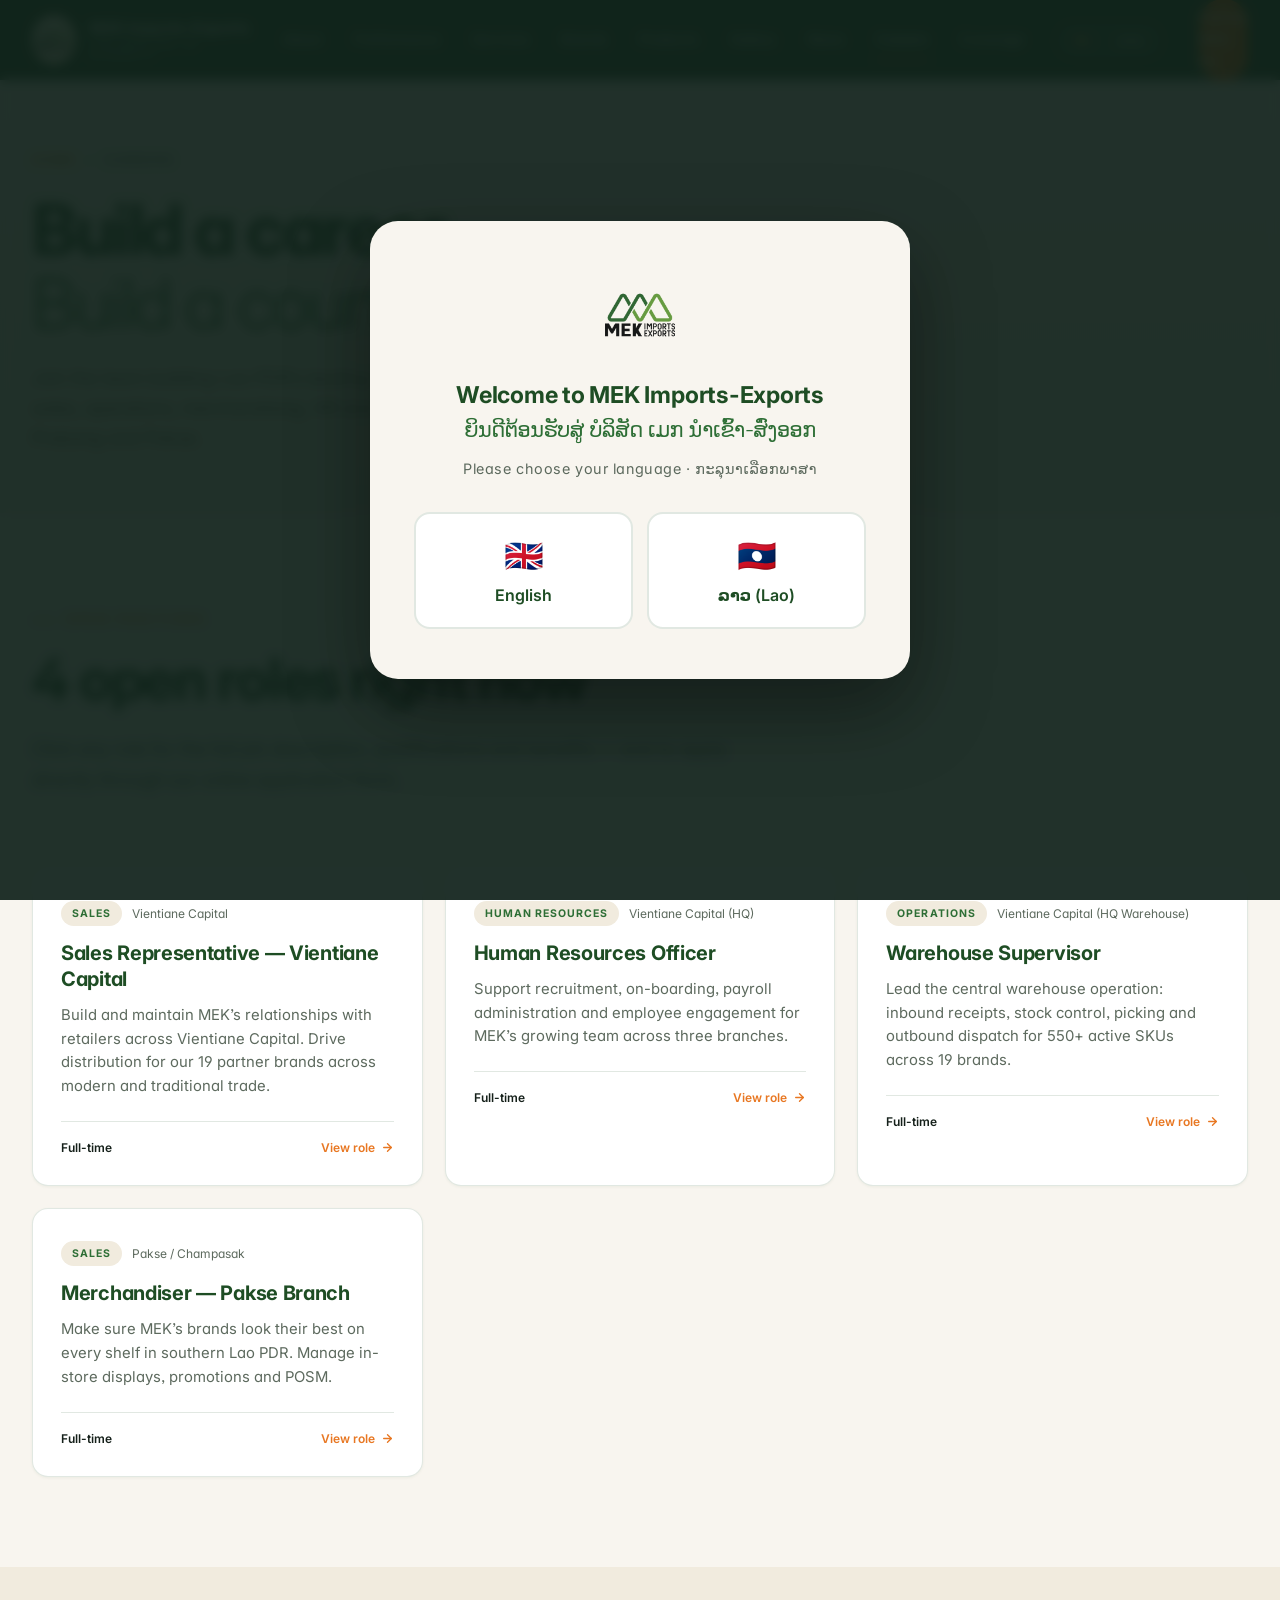
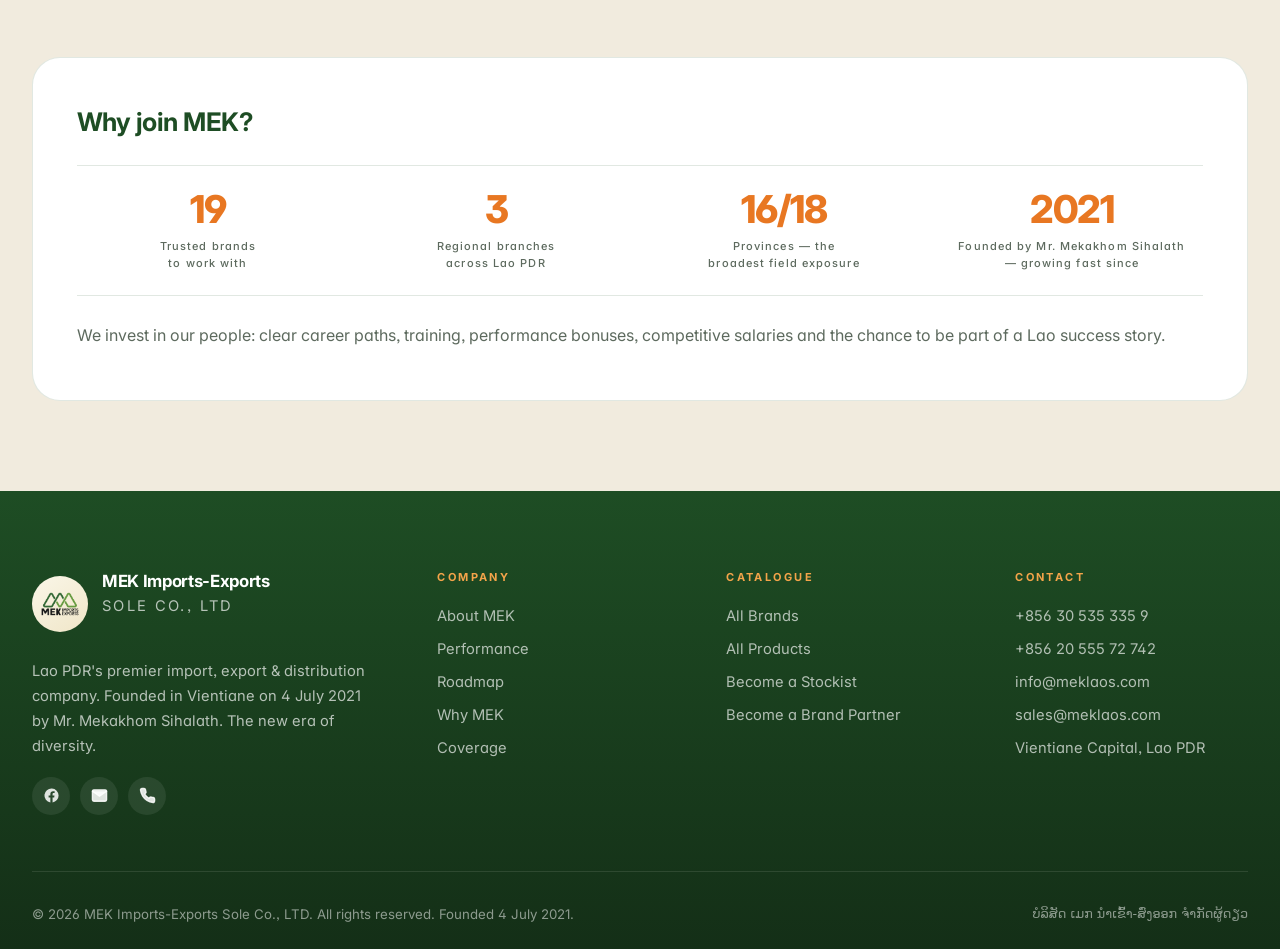
<file: careers.html>
<!DOCTYPE html>
<html lang="en">
<head>
  <meta charset="UTF-8" />
  <meta name="viewport" content="width=device-width, initial-scale=1.0" />
  <meta name="description" content="Join MEK Imports-Exports — Lao PDR's leading FMCG distributor. Open positions in sales, HR, operations and merchandising." />
  <meta name="author" content="MEK Imports-Exports Sole Co., LTD" />
  <meta property="og:title" content="Careers · MEK Imports-Exports" />
  <meta property="og:description" content="Join MEK Imports-Exports — Lao PDR's leading FMCG distributor. Open positions in sales, HR, operations and merchandising." />
  <meta property="og:image" content="./assets/logo.png" />
  <meta name="theme-color" content="#1e4d24" />
  <title>Careers · MEK Imports-Exports</title>
  <link rel="icon" type="image/x-icon" href="./favicon.ico" />
  <link rel="icon" type="image/png" sizes="32x32" href="./assets/favicon.png" />
  <link rel="apple-touch-icon" sizes="180x180" href="./assets/apple-touch-icon.png" />
  <link rel="preconnect" href="https://fonts.googleapis.com" />
  <link rel="preconnect" href="https://fonts.gstatic.com" crossorigin />
  <link href="https://fonts.googleapis.com/css2?family=Inter:wght@200;300;400;500;600;700;800;900&display=swap" rel="stylesheet" />
  <link rel="stylesheet" href="./assets/style.css" />
</head>
<body>
  <!-- ===== NAVIGATION ===== -->
  <nav class="nav" id="nav">
    <div class="nav-inner">
      <a href="./index.html" data-transition class="nav-logo" aria-label="MEK home">
        <span class="nav-logo-mark"><img src="./assets/logo.png" alt="MEK Logo" /></span>
        <div class="nav-logo-text">
          MEK Imports-Exports
          <span data-i18n="nav.tagline">The new era of diversity</span>
        </div>
      </a>
      <button class="nav-toggle" id="navToggle" aria-label="Toggle menu">
        <svg viewBox="0 0 24 24"><path d="M3 6h18M3 12h18M3 18h18"/></svg>
      </button>
      <div class="nav-links" id="navLinks">
        <a href="./index.html#about" data-transition data-i18n="nav.about">About</a>
        <a href="./index.html#performance" data-transition data-i18n="nav.performance">Performance</a>
        <a href="./index.html#services" data-transition data-i18n="nav.services">Services</a>
        <a href="./index.html#brands-showcase" data-transition data-i18n="nav.brands">Brands</a>
        <a href="./products.html" data-transition data-i18n="nav.products">Products</a>
        <a href="./gallery.html" data-transition data-i18n="nav.gallery">Gallery</a>
        <a href="./news.html" data-transition data-i18n="nav.news">News</a>
        <a href="./careers.html" class="active" data-i18n="nav.careers">Careers</a>
        <a href="./index.html#coverage" data-transition data-i18n="nav.coverage">Coverage</a>
        <a href="./index.html#contact" data-transition class="nav-cta" data-i18n="nav.partner">Partner With Us</a>
      </div>
    </div>
  </nav>

  <header class="page-hero">
    <div class="container">
      <div class="breadcrumb"><a href="./index.html" data-transition>Home</a><span class="sep">/</span><span>Careers</span></div>
      <h1>
        <span class="reveal-mask">Build a career.</span>
        <span class="serif"><span class="reveal-mask delay-2">Build a country.</span></span>
      </h1>
      <p class="lead">Join the team building Lao PDR&rsquo;s leading FMCG distribution platform. We hire across sales, operations, merchandising, HR and finance &mdash; with branches in Vientiane, Luang Prabang and Pakse.</p>
    </div>
  </header>

  <section class="careers-section">
    <div class="container">
      <div class="section-head reveal">
        <span class="eyebrow">Open Positions</span>
        <h2 class="section-title"><span class="reveal-mask">4 open roles right now</span></h2>
        <p class="section-lead">Click any role for the full job description, qualifications and benefits &mdash; and to apply directly through our online application form.</p>
      </div>
      <div class="job-grid">
        
        <article class="job-card reveal">
          <a href="./job.html?id=sales-rep-vientiane" data-transition class="job-card-link">
            <div class="job-card-meta">
              <span class="job-tag">Sales</span>
              <span class="job-loc">Vientiane Capital</span>
            </div>
            <h3 class="job-title">Sales Representative — Vientiane Capital</h3>
            <p class="job-summary">Build and maintain MEK&rsquo;s relationships with retailers across Vientiane Capital. Drive distribution for our 19 partner brands across modern and traditional trade.</p>
            <div class="job-card-foot">
              <span class="job-type">Full-time</span>
              <span class="job-arrow">View role
                <svg width="13" height="13" viewBox="0 0 24 24" fill="none" stroke="currentColor" stroke-width="2.5" stroke-linecap="round" stroke-linejoin="round"><line x1="5" y1="12" x2="19" y2="12"/><polyline points="12 5 19 12 12 19"/></svg>
              </span>
            </div>
          </a>
        </article>

        <article class="job-card reveal">
          <a href="./job.html?id=hr-officer" data-transition class="job-card-link">
            <div class="job-card-meta">
              <span class="job-tag">Human Resources</span>
              <span class="job-loc">Vientiane Capital (HQ)</span>
            </div>
            <h3 class="job-title">Human Resources Officer</h3>
            <p class="job-summary">Support recruitment, on-boarding, payroll administration and employee engagement for MEK&rsquo;s growing team across three branches.</p>
            <div class="job-card-foot">
              <span class="job-type">Full-time</span>
              <span class="job-arrow">View role
                <svg width="13" height="13" viewBox="0 0 24 24" fill="none" stroke="currentColor" stroke-width="2.5" stroke-linecap="round" stroke-linejoin="round"><line x1="5" y1="12" x2="19" y2="12"/><polyline points="12 5 19 12 12 19"/></svg>
              </span>
            </div>
          </a>
        </article>

        <article class="job-card reveal">
          <a href="./job.html?id=warehouse-supervisor" data-transition class="job-card-link">
            <div class="job-card-meta">
              <span class="job-tag">Operations</span>
              <span class="job-loc">Vientiane Capital (HQ Warehouse)</span>
            </div>
            <h3 class="job-title">Warehouse Supervisor</h3>
            <p class="job-summary">Lead the central warehouse operation: inbound receipts, stock control, picking and outbound dispatch for 550+ active SKUs across 19 brands.</p>
            <div class="job-card-foot">
              <span class="job-type">Full-time</span>
              <span class="job-arrow">View role
                <svg width="13" height="13" viewBox="0 0 24 24" fill="none" stroke="currentColor" stroke-width="2.5" stroke-linecap="round" stroke-linejoin="round"><line x1="5" y1="12" x2="19" y2="12"/><polyline points="12 5 19 12 12 19"/></svg>
              </span>
            </div>
          </a>
        </article>

        <article class="job-card reveal">
          <a href="./job.html?id=merchandiser-pakse" data-transition class="job-card-link">
            <div class="job-card-meta">
              <span class="job-tag">Sales</span>
              <span class="job-loc">Pakse / Champasak</span>
            </div>
            <h3 class="job-title">Merchandiser — Pakse Branch</h3>
            <p class="job-summary">Make sure MEK&rsquo;s brands look their best on every shelf in southern Lao PDR. Manage in-store displays, promotions and POSM.</p>
            <div class="job-card-foot">
              <span class="job-type">Full-time</span>
              <span class="job-arrow">View role
                <svg width="13" height="13" viewBox="0 0 24 24" fill="none" stroke="currentColor" stroke-width="2.5" stroke-linecap="round" stroke-linejoin="round"><line x1="5" y1="12" x2="19" y2="12"/><polyline points="12 5 19 12 12 19"/></svg>
              </span>
            </div>
          </a>
        </article>

      </div>
    </div>
  </section>

  <section class="tight" style="background: var(--cream-2);">
    <div class="container">
      <div class="why-join reveal">
        <h3>Why join MEK?</h3>
        <div class="why-join-grid">
          <div class="why-join-item">
            <div class="why-join-num">19</div>
            <div class="why-join-label">Trusted brands<br/>to work with</div>
          </div>
          <div class="why-join-item">
            <div class="why-join-num">3</div>
            <div class="why-join-label">Regional branches<br/>across Lao PDR</div>
          </div>
          <div class="why-join-item">
            <div class="why-join-num">16/18</div>
            <div class="why-join-label">Provinces &mdash; the<br/>broadest field exposure</div>
          </div>
          <div class="why-join-item">
            <div class="why-join-num">2021</div>
            <div class="why-join-label">Founded by Mr. Mekakhom Sihalath<br/>&mdash; growing fast since</div>
          </div>
        </div>
        <p class="why-join-blurb">We invest in our people: clear career paths, training, performance bonuses, competitive salaries and the chance to be part of a Lao success story.</p>
      </div>
    </div>
  </section>

  <!-- ===== FOOTER ===== -->
  <footer>
    <div class="container">
      <div class="footer-grid">
        <div class="footer-brand">
          <div class="footer-brand-mark">
            <div class="ico-disc"><img src="./assets/logo.png" alt="MEK" /></div>
            <div>
              <h4>MEK Imports-Exports</h4>
              <p>Sole Co., LTD</p>
            </div>
          </div>
          <p>Lao PDR's premier import, export &amp; distribution company. Founded in Vientiane on 4 July 2021 by Mr. Mekakhom Sihalath. The new era of diversity.</p>
          <div class="footer-social">
            <a href="https://www.facebook.com/mekcompanylimited" target="_blank" rel="noopener" aria-label="Facebook">
              <svg viewBox="0 0 24 24"><path d="M22 12a10 10 0 1 0-11.6 9.9v-7H7.9V12h2.5V9.8c0-2.5 1.5-3.9 3.8-3.9 1.1 0 2.2.2 2.2.2v2.5h-1.3c-1.2 0-1.6.8-1.6 1.6V12h2.7l-.4 2.9h-2.3v7A10 10 0 0 0 22 12z"/></svg>
            </a>
            <a href="mailto:info@meklaos.com" aria-label="Email">
              <svg viewBox="0 0 24 24" fill="none" stroke="currentColor" stroke-width="2" stroke-linecap="round" stroke-linejoin="round"><path d="M4 4h16c1.1 0 2 .9 2 2v12c0 1.1-.9 2-2 2H4c-1.1 0-2-.9-2-2V6c0-1.1.9-2 2-2z"/><polyline points="22,6 12,13 2,6"/></svg>
            </a>
            <a href="tel:+856305353359" aria-label="Phone">
              <svg viewBox="0 0 24 24" fill="none" stroke="currentColor" stroke-width="2" stroke-linecap="round" stroke-linejoin="round"><path d="M22 16.92v3a2 2 0 0 1-2.18 2 19.79 19.79 0 0 1-8.63-3.07 19.5 19.5 0 0 1-6-6A19.79 19.79 0 0 1 2.12 4.18 2 2 0 0 1 4.11 2h3a2 2 0 0 1 2 1.72c.13.96.37 1.9.7 2.81a2 2 0 0 1-.45 2.11L8.09 9.91a16 16 0 0 0 6 6l1.27-1.27a2 2 0 0 1 2.11-.45c.91.33 1.85.57 2.81.7A2 2 0 0 1 22 16.92z"/></svg>
            </a>
          </div>
        </div>
        <div class="footer-col">
          <h5>Company</h5>
          <ul>
            <li><a href="./index.html#about" data-transition>About MEK</a></li>
            <li><a href="./index.html#performance" data-transition data-i18n="nav.performance">Performance</a></li>
            <li><a href="./index.html#roadmap" data-transition>Roadmap</a></li>
            <li><a href="./index.html#why" data-transition>Why MEK</a></li>
            <li><a href="./index.html#coverage" data-transition data-i18n="nav.coverage">Coverage</a></li>
          </ul>
        </div>
        <div class="footer-col">
          <h5>Catalogue</h5>
          <ul>
            <li><a href="./index.html#brands-showcase" data-transition>All Brands</a></li>
            <li><a href="./index.html#products" data-transition>All Products</a></li>
            <li><a href="./index.html#contact" data-transition>Become a Stockist</a></li>
            <li><a href="./index.html#contact" data-transition>Become a Brand Partner</a></li>
          </ul>
        </div>
        <div class="footer-col">
          <h5>Contact</h5>
          <ul>
            <li><a href="tel:+856305353359">+856 30 535 335 9</a></li>
            <li><a href="tel:+8562055572742">+856 20 555 72 742</a></li>
            <li><a href="mailto:info@meklaos.com">info@meklaos.com</a></li>
            <li><a href="mailto:sales@meklaos.com">sales@meklaos.com</a></li>
            <li>Vientiane Capital, Lao PDR</li>
          </ul>
        </div>
      </div>
      <div class="footer-bottom">
        <div>&copy; <span id="year"></span> MEK Imports-Exports Sole Co., LTD. All rights reserved. Founded 4 July 2021.</div>
        <div class="lao">ບໍລິສັດ ເມກ ນໍາເຂົ້າ-ສົ່ງອອກ ຈໍາກັດຜູ້ດຽວ</div>
      </div>
    </div>
  </footer>

  <script src="./assets/data.js"></script>
  <script src="./assets/site.js" defer></script>
  <script src="./assets/i18n.js" defer></script>
</body>
</html>
</file>
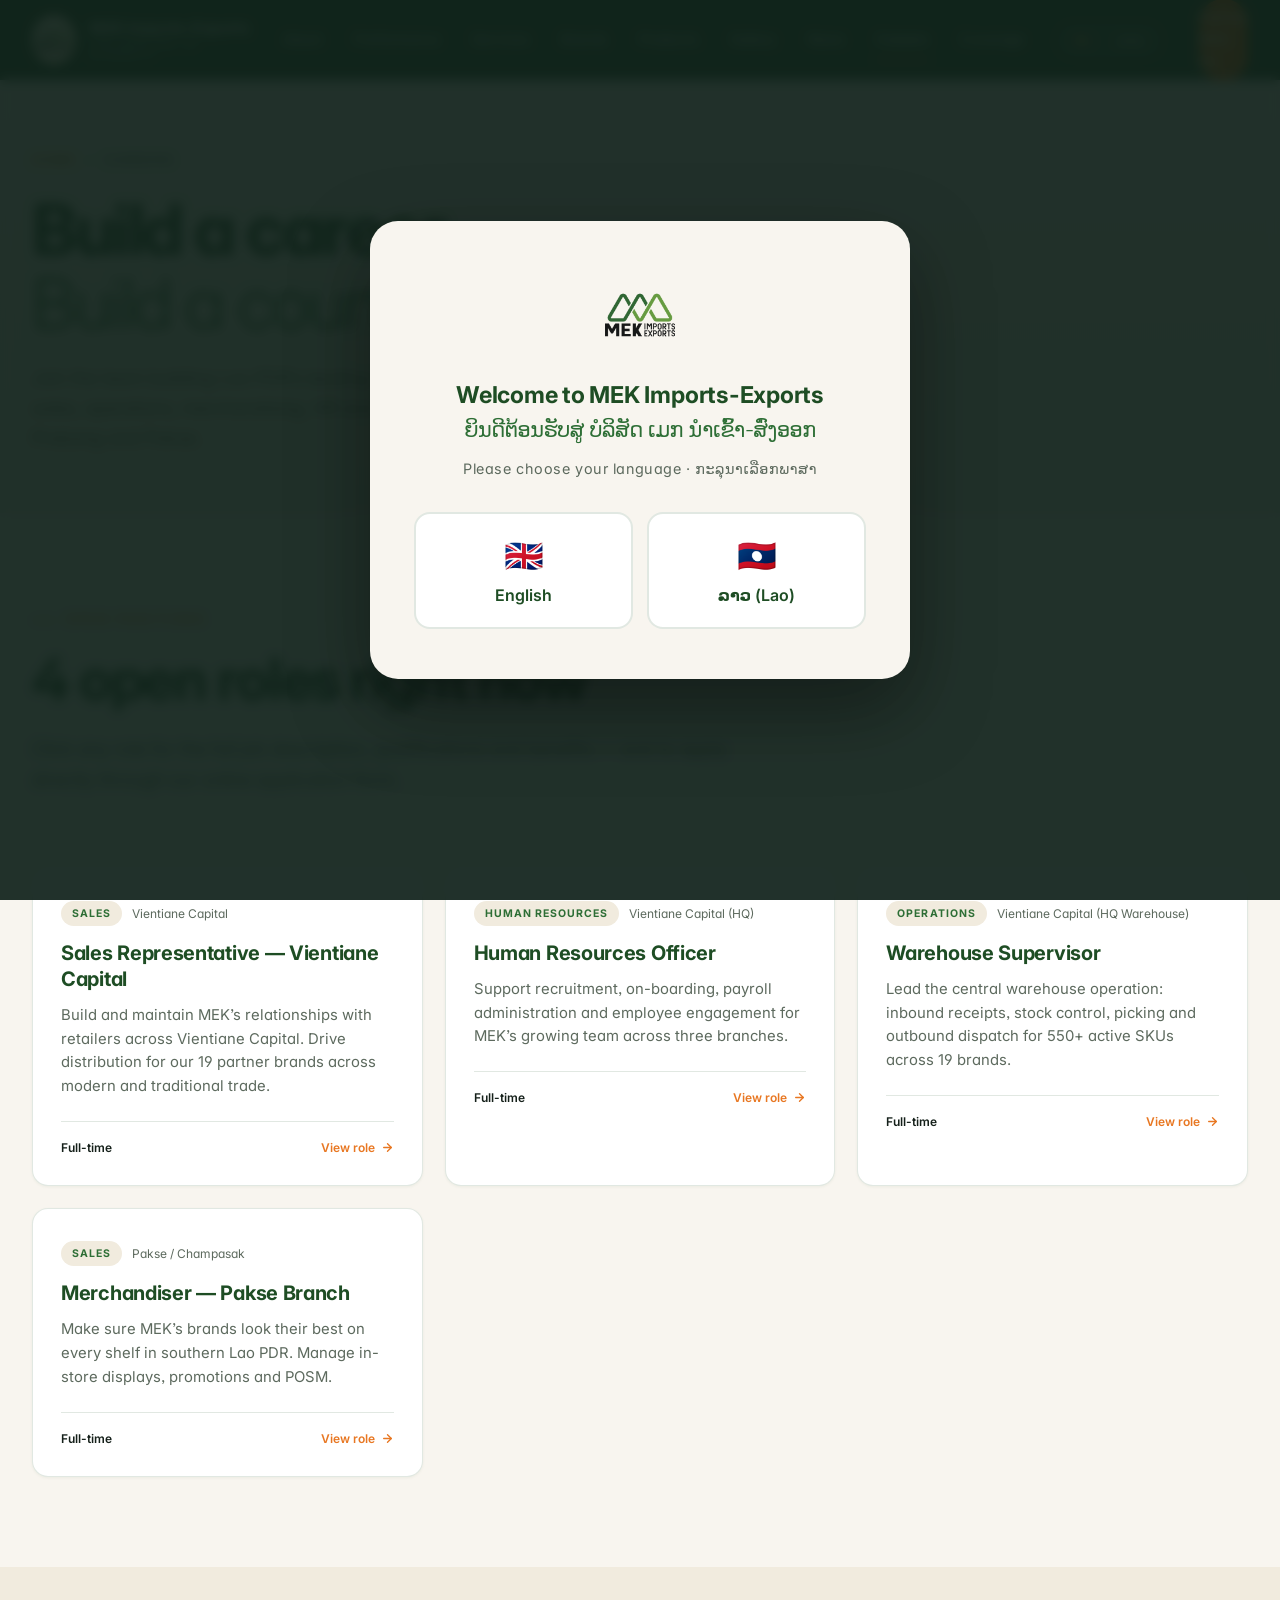
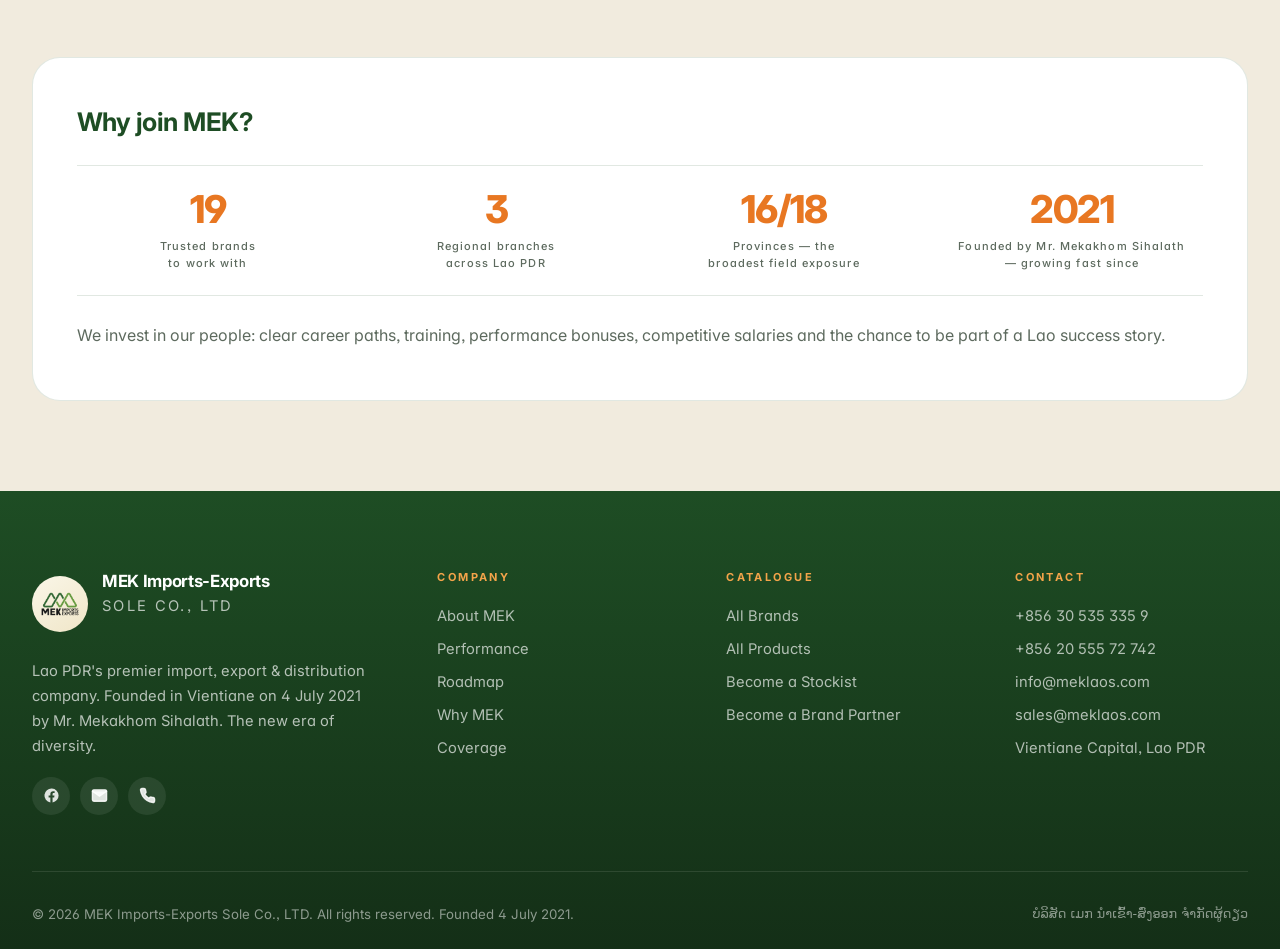
<file: job.html>
<!DOCTYPE html>
<html lang="en">
<head>
  <meta charset="UTF-8" />
  <meta name="viewport" content="width=device-width, initial-scale=1.0" />
  <meta name="description" content="Open position at MEK Imports-Exports — see full job description, qualifications and apply online." />
  <meta name="author" content="MEK Imports-Exports Sole Co., LTD" />
  <meta property="og:title" content="Job Detail · MEK Imports-Exports" />
  <meta property="og:description" content="Open position at MEK Imports-Exports — see full job description, qualifications and apply online." />
  <meta property="og:image" content="./assets/logo.png" />
  <meta name="theme-color" content="#1e4d24" />
  <title>Job Detail · MEK Imports-Exports</title>
  <link rel="icon" type="image/x-icon" href="./favicon.ico" />
  <link rel="icon" type="image/png" sizes="32x32" href="./assets/favicon.png" />
  <link rel="apple-touch-icon" sizes="180x180" href="./assets/apple-touch-icon.png" />
  <link rel="preconnect" href="https://fonts.googleapis.com" />
  <link rel="preconnect" href="https://fonts.gstatic.com" crossorigin />
  <link href="https://fonts.googleapis.com/css2?family=Inter:wght@200;300;400;500;600;700;800;900&display=swap" rel="stylesheet" />
  <link rel="stylesheet" href="./assets/style.css" />
</head>
<body>
  <!-- ===== NAVIGATION ===== -->
  <nav class="nav" id="nav">
    <div class="nav-inner">
      <a href="./index.html" data-transition class="nav-logo" aria-label="MEK home">
        <span class="nav-logo-mark"><img src="./assets/logo.png" alt="MEK Logo" /></span>
        <div class="nav-logo-text">
          MEK Imports-Exports
          <span data-i18n="nav.tagline">The new era of diversity</span>
        </div>
      </a>
      <button class="nav-toggle" id="navToggle" aria-label="Toggle menu">
        <svg viewBox="0 0 24 24"><path d="M3 6h18M3 12h18M3 18h18"/></svg>
      </button>
      <div class="nav-links" id="navLinks">
        <a href="./index.html#about" data-transition data-i18n="nav.about">About</a>
        <a href="./index.html#performance" data-transition data-i18n="nav.performance">Performance</a>
        <a href="./index.html#services" data-transition data-i18n="nav.services">Services</a>
        <a href="./index.html#brands-showcase" data-transition data-i18n="nav.brands">Brands</a>
        <a href="./products.html" data-transition data-i18n="nav.products">Products</a>
        <a href="./gallery.html" data-transition data-i18n="nav.gallery">Gallery</a>
        <a href="./news.html" data-transition data-i18n="nav.news">News</a>
        <a href="./careers.html" class="active" data-i18n="nav.careers">Careers</a>
        <a href="./index.html#coverage" data-transition data-i18n="nav.coverage">Coverage</a>
        <a href="./index.html#contact" data-transition class="nav-cta" data-i18n="nav.partner">Partner With Us</a>
      </div>
    </div>
  </nav>

  <header class="page-hero" id="jobHero">
    <div class="container">
      <div class="breadcrumb">
        <a href="./index.html" data-transition>Home</a><span class="sep">/</span>
        <a href="./careers.html" data-transition data-i18n="nav.careers">Careers</a><span class="sep">/</span>
        <span id="bcTitle">Loading...</span>
      </div>
      <div id="jobHeroContent">
        <h1 id="jobTitle">Loading job details&hellip;</h1>
        <div class="job-meta-row">
          <span class="job-meta-pill" id="jobDept"></span>
          <span class="job-meta-pill" id="jobLoc"></span>
          <span class="job-meta-pill" id="jobType"></span>
          <span class="job-meta-pill" id="jobPosted"></span>
        </div>
        <p class="lead" id="jobSummary"></p>
        <div style="margin-top: 28px;">
          <a href="#applyForm" class="btn btn-primary">Apply Now
            <svg width="14" height="14" viewBox="0 0 24 24" fill="none" stroke="currentColor" stroke-width="2.5" stroke-linecap="round" stroke-linejoin="round"><line x1="5" y1="12" x2="19" y2="12"/><polyline points="12 5 19 12 12 19"/></svg>
          </a>
          <a href="./careers.html" data-transition class="btn btn-outline" style="margin-left: 10px;">All open roles</a>
        </div>
      </div>
    </div>
  </header>

  <section class="job-detail-section">
    <div class="container">
      <div class="job-detail-grid">
        <div class="job-detail-content reveal">
          <div class="job-section">
            <h3>Responsibilities</h3>
            <ul id="jobResponsibilities"></ul>
          </div>
          <div class="job-section">
            <h3>Qualifications</h3>
            <ul id="jobQualifications"></ul>
          </div>
          <div class="job-section">
            <h3>What we offer</h3>
            <ul id="jobBenefits"></ul>
          </div>
        </div>
        <aside class="job-detail-aside reveal">
          <div class="job-aside-card">
            <h4>Quick facts</h4>
            <dl class="job-facts">
              <dt>Position</dt><dd id="jobFactTitle"></dd>
              <dt>Department</dt><dd id="jobFactDept"></dd>
              <dt>Location</dt><dd id="jobFactLoc"></dd>
              <dt>Type</dt><dd id="jobFactType"></dd>
              <dt>Posted</dt><dd id="jobFactPosted"></dd>
            </dl>
            <a href="#applyForm" class="btn btn-dark" style="width: 100%; margin-top: 18px;">Apply for this role</a>
            <p class="job-aside-note">Or email your CV directly to <a href="mailto:info@meklaos.com">info@meklaos.com</a></p>
          </div>
        </aside>
      </div>
    </div>
  </section>

  <section class="apply-section" id="applyForm">
    <div class="container">
      <div class="apply-grid">
        <div class="reveal">
          <span class="eyebrow">Apply Online</span>
          <h2 class="section-title"><span class="reveal-mask">Submit your application</span></h2>
          <p class="section-lead">Fill in the form below to apply for <strong id="applyForRole">this position</strong>. Attach your CV and any supporting documents. We&rsquo;ll review your application and be in touch within 1&ndash;2 weeks.</p>
          <p class="apply-note">All information you submit is sent securely to our HR team at <strong>info@meklaos.com</strong>.</p>
        </div>
        <form class="contact-form reveal" id="jobApplicationForm" action="https://formsubmit.co/info@meklaos.com" method="POST" enctype="multipart/form-data">
          <input type="hidden" name="_subject" id="formSubject" value="New job application — MEK"/>
          <input type="hidden" name="_template" value="table"/>
          <input type="hidden" name="_captcha" value="true"/>
          <input type="hidden" name="_next" value="https://www.meklaos.com/thank-you.html"/>
          <input type="hidden" name="Position" id="formPosition" value=""/>

          <div class="form-title">Application Form</div>
          <p class="form-sub">All fields marked * are required.</p>

          <div class="form-section-label">Personal Information</div>
          <div class="form-row">
            <div class="form-group"><label>Full name (Lao) *</label><input name="Full name (Lao)" required/></div>
            <div class="form-group"><label>Full name (English) *</label><input name="Full name (English)" required/></div>
          </div>
          <div class="form-row">
            <div class="form-group"><label>Email *</label><input name="Email" type="email" required/></div>
            <div class="form-group"><label>Phone *</label><input name="Phone" type="tel" required/></div>
          </div>
          <div class="form-row">
            <div class="form-group"><label>Date of birth</label><input name="Date of birth" type="date"/></div>
            <div class="form-group"><label>Nationality</label><input name="Nationality" value="Lao"/></div>
          </div>
          <div class="form-row">
            <div class="form-group"><label>Marital status</label>
              <select name="Marital status"><option>Single</option><option>Married</option><option>Widowed</option><option>Other</option></select>
            </div>
            <div class="form-group"><label>Ethnicity</label><input name="Ethnicity"/></div>
          </div>
          <div class="form-group"><label>Current address</label><input name="Current address" placeholder="Village, District, Province"/></div>
          <div class="form-row">
            <div class="form-group"><label>Hometown</label><input name="Hometown"/></div>
            <div class="form-group"><label>ID card number</label><input name="ID card number"/></div>
          </div>

          <div class="form-section-label">Position Applied For</div>
          <div class="form-row">
            <div class="form-group"><label>Position *</label><input name="Position applied for" id="positionInput" required/></div>
            <div class="form-group"><label>Expected salary (LAK / month)</label><input name="Expected salary"/></div>
          </div>
          <div class="form-group"><label>Earliest start date</label><input name="Earliest start date" type="date"/></div>

          <div class="form-section-label">Education &amp; Experience</div>
          <div class="form-group"><label>Highest education *</label>
            <select name="Highest education" required>
              <option value="">Select…</option><option>Secondary school</option><option>Vocational / Diploma</option><option>Bachelor degree</option><option>Master degree</option><option>PhD</option>
            </select>
          </div>
          <div class="form-group"><label>Major / field of study</label><input name="Major"/></div>
          <div class="form-group"><label>Most recent employer &amp; position</label><textarea name="Recent employer" rows="3" placeholder="Company, position, dates, key responsibilities"></textarea></div>

          <div class="form-section-label">Languages</div>
          <div class="form-row">
            <div class="form-group"><label>English level</label>
              <select name="English level"><option>Basic</option><option>Intermediate</option><option>Good</option><option>Fluent</option><option>Native</option></select>
            </div>
            <div class="form-group"><label>Thai level</label>
              <select name="Thai level"><option>None</option><option>Basic</option><option>Good</option><option>Fluent</option></select>
            </div>
          </div>

          <div class="form-section-label">Driver&rsquo;s Licence</div>
          <div class="form-row">
            <div class="form-group"><label>Do you have a driving licence?</label>
              <select name="Driving licence"><option>No</option><option>Yes &mdash; motorbike</option><option>Yes &mdash; car</option><option>Yes &mdash; both</option></select>
            </div>
            <div class="form-group"><label>How did you hear about us?</label>
              <select name="Source"><option>Newspaper</option><option>Social media</option><option>Referred by MEK staff</option><option>This website</option><option>Other</option></select>
            </div>
          </div>
          <div class="form-group"><label>Referrer name (if referred)</label><input name="Referrer name" placeholder="Name, position at MEK, your relationship"/></div>

          <div class="form-section-label">Attachments</div>
          <div class="form-group">
            <label>CV / Resume *</label>
            <input type="file" name="CV" required accept=".pdf,.doc,.docx,.png,.jpg,.jpeg" />
            <p class="form-help">PDF, DOC or DOCX. Max 10MB.</p>
          </div>
          <div class="form-group">
            <label>Other attachments (optional)</label>
            <input type="file" name="Attachments" multiple accept=".pdf,.doc,.docx,.png,.jpg,.jpeg" />
            <p class="form-help">Cover letter, certificates, photos &mdash; any supporting docs.</p>
          </div>

          <div class="form-group" style="margin-top: 22px;">
            <label style="display: flex; align-items: flex-start; gap: 10px; font-weight: 400; line-height: 1.5;">
              <input type="checkbox" required style="width: auto; margin-top: 4px;"/>
              <span>I certify that all information in this application is true. I understand MEK Imports-Exports may terminate employment without compensation if any information is found to be untrue.</span>
            </label>
          </div>

          <button class="form-submit" type="submit">Submit Application</button>
          <p class="apply-note" style="margin-top: 14px; text-align: center;">By submitting you agree to our processing of your application data for recruitment purposes.</p>
        </form>
      </div>
    </div>
  </section>

  <!-- ===== FOOTER ===== -->
  <footer>
    <div class="container">
      <div class="footer-grid">
        <div class="footer-brand">
          <div class="footer-brand-mark">
            <div class="ico-disc"><img src="./assets/logo.png" alt="MEK" /></div>
            <div>
              <h4>MEK Imports-Exports</h4>
              <p>Sole Co., LTD</p>
            </div>
          </div>
          <p>Lao PDR's premier import, export &amp; distribution company. Founded in Vientiane on 4 July 2021 by Mr. Mekakhom Sihalath. The new era of diversity.</p>
          <div class="footer-social">
            <a href="https://www.facebook.com/mekcompanylimited" target="_blank" rel="noopener" aria-label="Facebook">
              <svg viewBox="0 0 24 24"><path d="M22 12a10 10 0 1 0-11.6 9.9v-7H7.9V12h2.5V9.8c0-2.5 1.5-3.9 3.8-3.9 1.1 0 2.2.2 2.2.2v2.5h-1.3c-1.2 0-1.6.8-1.6 1.6V12h2.7l-.4 2.9h-2.3v7A10 10 0 0 0 22 12z"/></svg>
            </a>
            <a href="mailto:info@meklaos.com" aria-label="Email">
              <svg viewBox="0 0 24 24" fill="none" stroke="currentColor" stroke-width="2" stroke-linecap="round" stroke-linejoin="round"><path d="M4 4h16c1.1 0 2 .9 2 2v12c0 1.1-.9 2-2 2H4c-1.1 0-2-.9-2-2V6c0-1.1.9-2 2-2z"/><polyline points="22,6 12,13 2,6"/></svg>
            </a>
            <a href="tel:+856305353359" aria-label="Phone">
              <svg viewBox="0 0 24 24" fill="none" stroke="currentColor" stroke-width="2" stroke-linecap="round" stroke-linejoin="round"><path d="M22 16.92v3a2 2 0 0 1-2.18 2 19.79 19.79 0 0 1-8.63-3.07 19.5 19.5 0 0 1-6-6A19.79 19.79 0 0 1 2.12 4.18 2 2 0 0 1 4.11 2h3a2 2 0 0 1 2 1.72c.13.96.37 1.9.7 2.81a2 2 0 0 1-.45 2.11L8.09 9.91a16 16 0 0 0 6 6l1.27-1.27a2 2 0 0 1 2.11-.45c.91.33 1.85.57 2.81.7A2 2 0 0 1 22 16.92z"/></svg>
            </a>
          </div>
        </div>
        <div class="footer-col">
          <h5>Company</h5>
          <ul>
            <li><a href="./index.html#about" data-transition>About MEK</a></li>
            <li><a href="./index.html#performance" data-transition data-i18n="nav.performance">Performance</a></li>
            <li><a href="./index.html#roadmap" data-transition>Roadmap</a></li>
            <li><a href="./index.html#why" data-transition>Why MEK</a></li>
            <li><a href="./index.html#coverage" data-transition data-i18n="nav.coverage">Coverage</a></li>
          </ul>
        </div>
        <div class="footer-col">
          <h5>Catalogue</h5>
          <ul>
            <li><a href="./index.html#brands-showcase" data-transition>All Brands</a></li>
            <li><a href="./index.html#products" data-transition>All Products</a></li>
            <li><a href="./index.html#contact" data-transition>Become a Stockist</a></li>
            <li><a href="./index.html#contact" data-transition>Become a Brand Partner</a></li>
          </ul>
        </div>
        <div class="footer-col">
          <h5>Contact</h5>
          <ul>
            <li><a href="tel:+856305353359">+856 30 535 335 9</a></li>
            <li><a href="tel:+8562055572742">+856 20 555 72 742</a></li>
            <li><a href="mailto:info@meklaos.com">info@meklaos.com</a></li>
            <li><a href="mailto:sales@meklaos.com">sales@meklaos.com</a></li>
            <li>Vientiane Capital, Lao PDR</li>
          </ul>
        </div>
      </div>
      <div class="footer-bottom">
        <div>&copy; <span id="year"></span> MEK Imports-Exports Sole Co., LTD. All rights reserved. Founded 4 July 2021.</div>
        <div class="lao">ບໍລິສັດ ເມກ ນໍາເຂົ້າ-ສົ່ງອອກ ຈໍາກັດຜູ້ດຽວ</div>
      </div>
    </div>
  </footer>

  <script src="./assets/data.js"></script>
  <script src="./assets/site.js" defer></script>
  <script src="./assets/i18n.js" defer></script>
  <script src="./assets/job.js" defer></script>
</body>
</html>
</file>
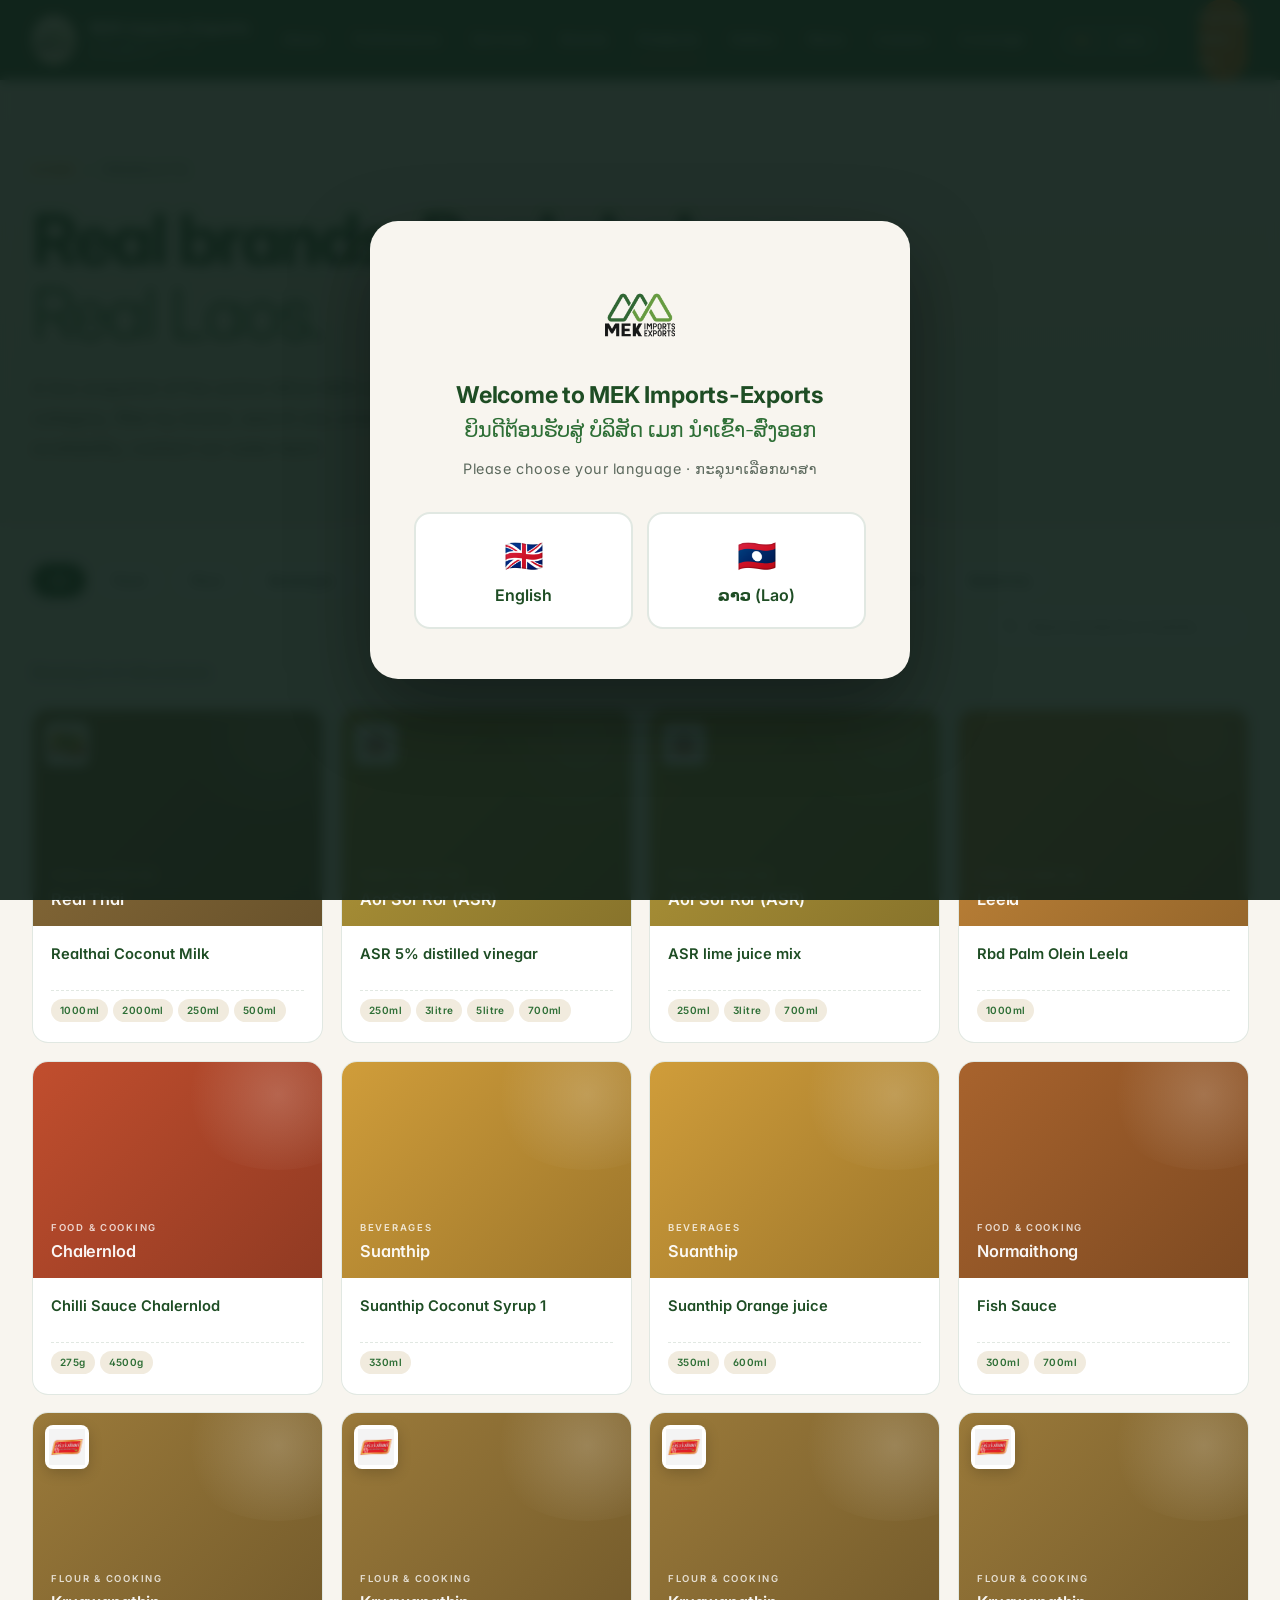
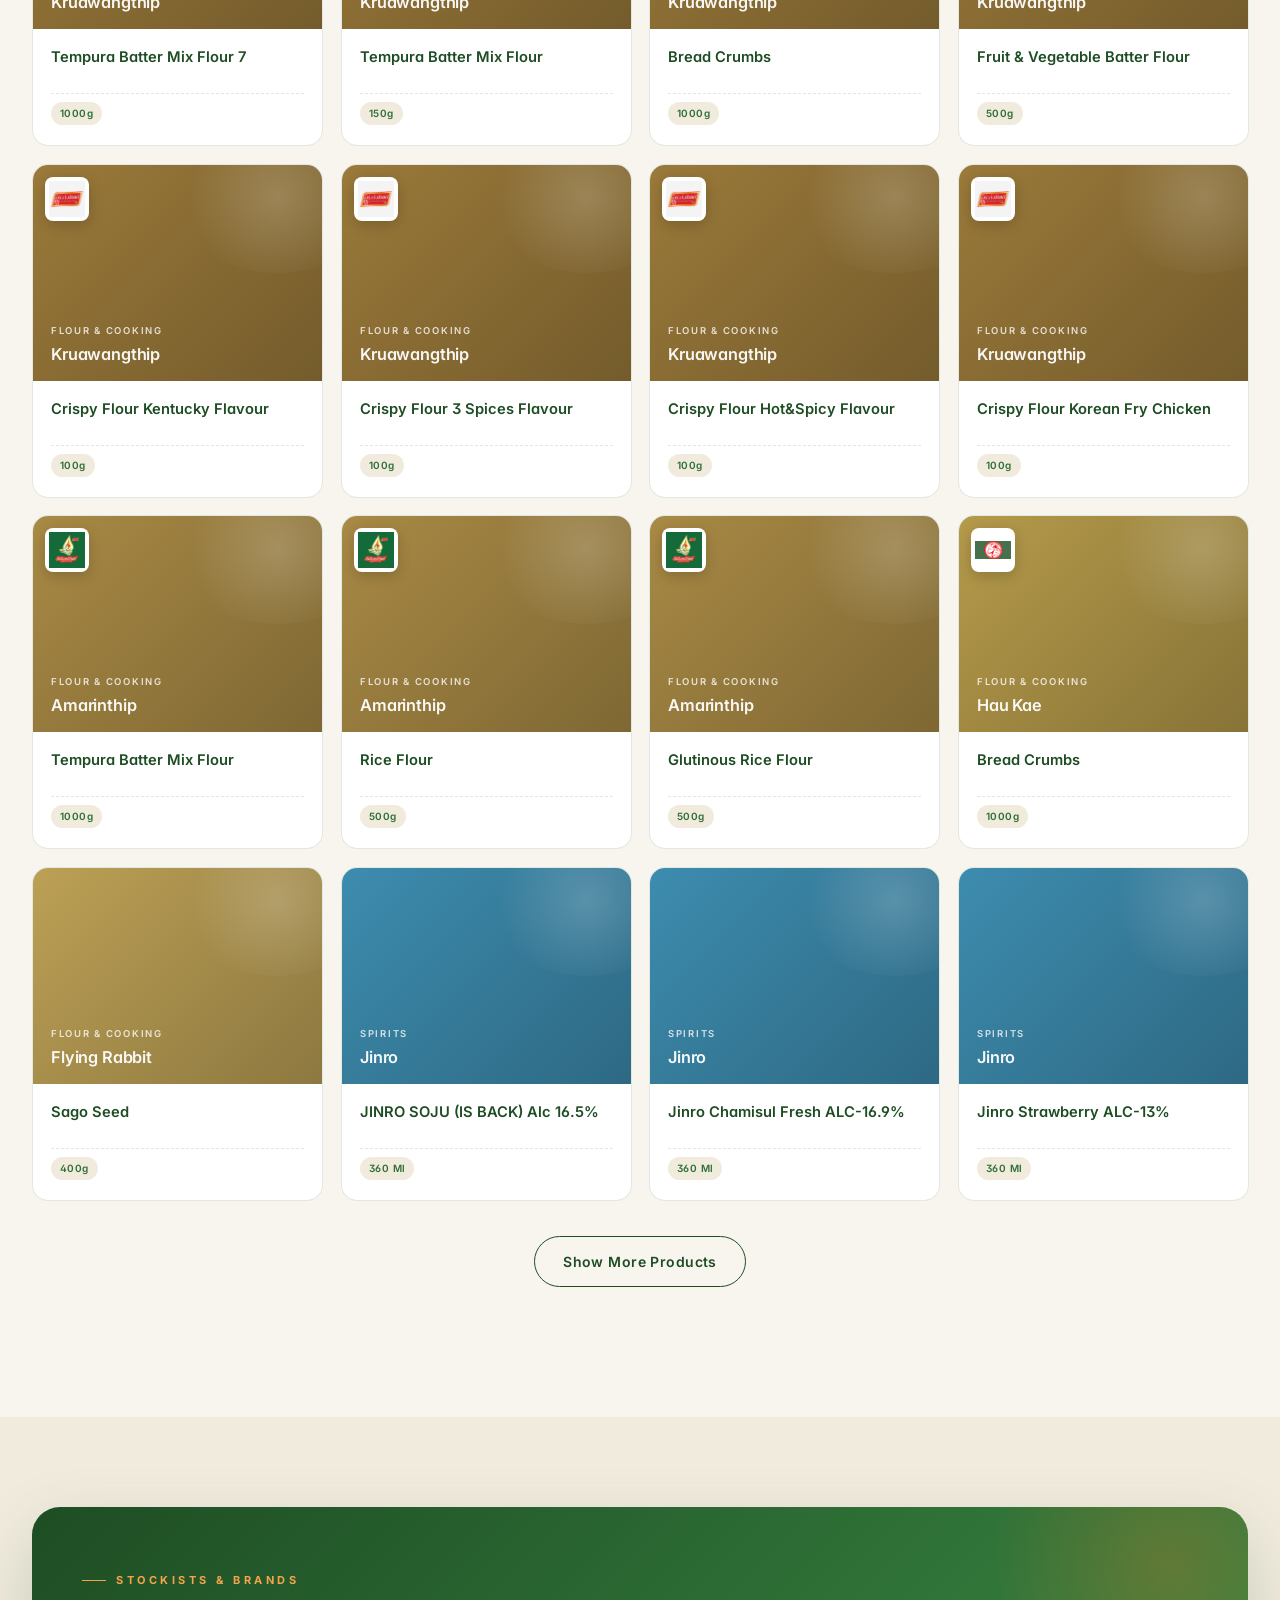
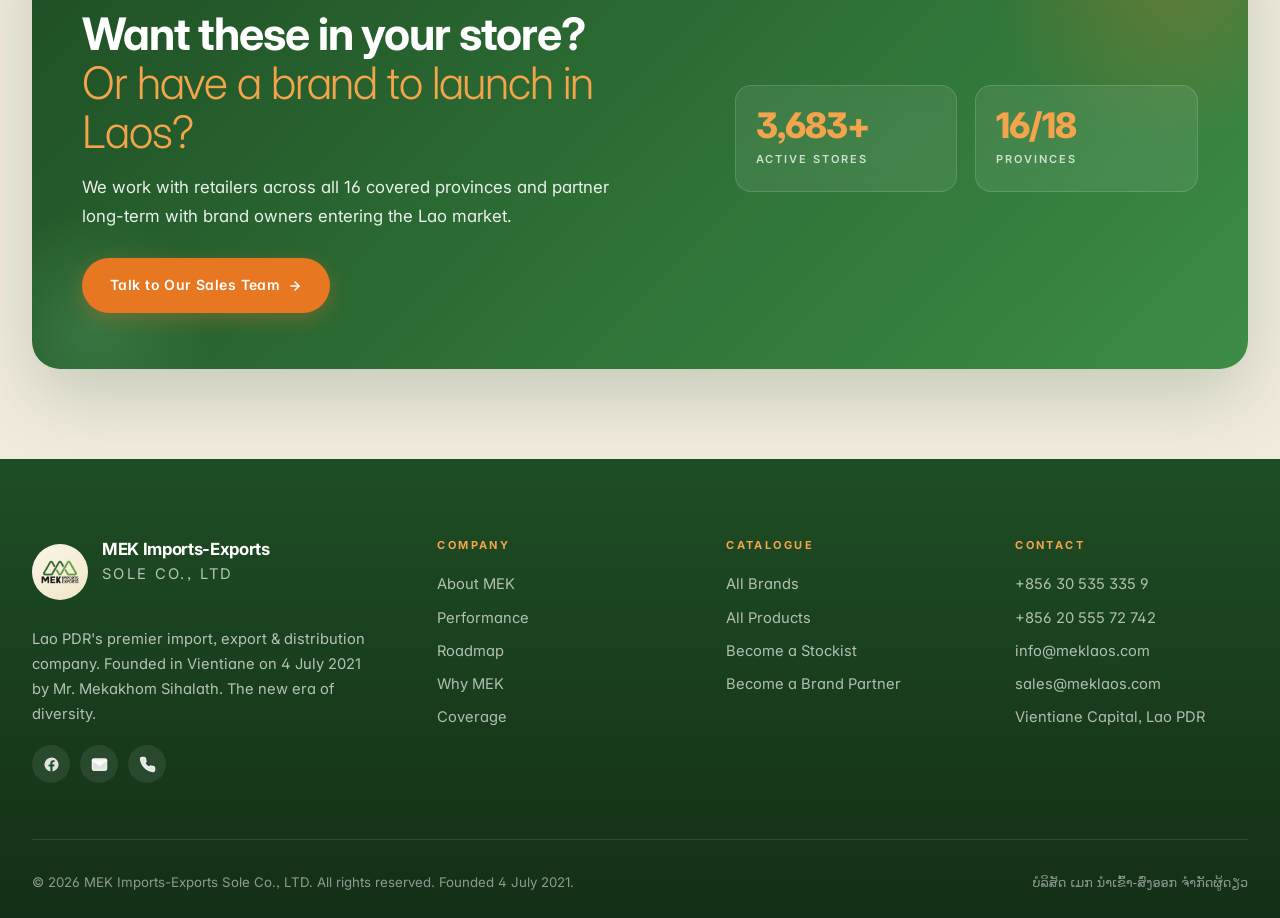
<file: products.html>
<!DOCTYPE html>
<html lang="en">
<head>
  <meta charset="UTF-8" />
  <meta name="viewport" content="width=device-width, initial-scale=1.0" />
  <meta name="description" content="The full MEK Imports-Exports product catalogue. 550+ active SKUs across 19 trusted brands and 10 categories. Filter by category and search any brand." />
  <meta name="keywords" content="MEK, Lao PDR, Laos, import export, distribution, FMCG distributor Laos, Vientiane, Real Thai, Baby Bright, Boya, Skynlab, Jinro Soju, Pureen, Deli stationery, Suanthip" />
  <meta name="author" content="MEK Imports-Exports Sole Co., LTD" />
  <meta property="og:title" content="Products &middot; MEK Imports-Exports" />
  <meta property="og:description" content="Lao PDR's leading import, export & distribution company. 3,683+ active stores across 16 of 18 provinces. 19 trusted brands." />
  <meta property="og:image" content="./assets/logo.png" />
  <meta property="og:url" content="https://www.meklaos.com" />
  <meta property="og:type" content="website" />
  <meta name="theme-color" content="#1e4d24" />
  <title>Products &middot; MEK Imports-Exports &mdash; The full catalogue</title>

  <link rel="icon" type="image/x-icon" href="./favicon.ico" />
  <link rel="icon" type="image/png" sizes="32x32" href="./assets/favicon.png" />
  <link rel="apple-touch-icon" sizes="180x180" href="./assets/apple-touch-icon.png" />

  <link rel="preconnect" href="https://fonts.googleapis.com" />
  <link rel="preconnect" href="https://fonts.gstatic.com" crossorigin />
  <link href="https://fonts.googleapis.com/css2?family=Inter:wght@200;300;400;500;600;700;800;900&display=swap" rel="stylesheet" />

  <link rel="stylesheet" href="./assets/style.css" />

</head>
<body>

  <!-- ===== NAVIGATION ===== -->
  <nav class="nav" id="nav">
    <div class="nav-inner">
      <a href="./index.html#top" data-transition class="nav-logo" aria-label="MEK home">
        <span class="nav-logo-mark"><img src="./assets/logo.png" alt="MEK Logo" /></span>
        <div class="nav-logo-text">
          MEK Imports-Exports
          <span data-i18n="nav.tagline">The new era of diversity</span>
        </div>
      </a>
      <button class="nav-toggle" id="navToggle" aria-label="Toggle menu">
        <svg viewBox="0 0 24 24"><path d="M3 6h18M3 12h18M3 18h18"/></svg>
      </button>
      <div class="nav-links" id="navLinks">
        <a href="./index.html#about" data-transition data-i18n="nav.about">About</a>
        <a href="./index.html#performance" data-transition data-i18n="nav.performance">Performance</a>
        <a href="./index.html#services" data-transition data-i18n="nav.services">Services</a>
        <a href="./index.html#brands-showcase" data-transition data-i18n="nav.brands">Brands</a>
        <a href="./products.html" class="active" data-i18n="nav.products">Products</a>
        <a href="./gallery.html" data-transition data-i18n="nav.gallery">Gallery</a>
        <a href="./news.html" data-transition data-i18n="nav.news">News</a>
        <a href="./careers.html" data-transition data-i18n="nav.careers">Careers</a>
        <a href="./index.html#coverage" data-transition data-i18n="nav.coverage">Coverage</a>
        <a href="./index.html#contact" data-transition class="nav-cta" data-i18n="nav.partner">Partner With Us</a>
      </div>
    </div>
  </nav>

  <!-- ===== PRODUCTS PAGE HERO ===== -->
  <header class="products-page-hero">
    <div class="container">
      <div class="breadcrumb">
        <a href="./index.html" data-transition>Home</a>
        <span class="sep">/</span>
        <span>Products</span>
      </div>
      <h1>
        <span class="reveal-mask">Real brands.</span>
        <span class="reveal-mask delay-2">Real shelves.</span>
        <span class="serif"><span class="reveal-mask delay-3">Real Laos.</span></span>
      </h1>
      <p class="lead">A live snapshot of the active SKUs MEK distributes across Lao PDR. Browse by category, filter by brand, search any product. For pricing, packaging or wholesale availability, contact our sales team.</p>
    </div>
  </header>

  <!-- ===== PRODUCTS GRID ===== -->
  <section class="products" style="padding-top: 40px;">
    <div class="container">
      <div class="filter-bar reveal">
        <button class="filter-btn active" data-cat="all">All</button>
        <button class="filter-btn" data-cat="food">Food</button>
        <button class="filter-btn" data-cat="flour">Flour</button>
        <button class="filter-btn" data-cat="beverage">Beverages</button>
        <button class="filter-btn" data-cat="spirits">Spirits</button>
        <button class="filter-btn" data-cat="beauty">Beauty</button>
        <button class="filter-btn" data-cat="hair">Hair &amp; Body</button>
        <button class="filter-btn" data-cat="oral">Oral Care</button>
        <button class="filter-btn" data-cat="baby">Baby</button>
        <button class="filter-btn" data-cat="home">Household</button>
        <button class="filter-btn" data-cat="stationery">Stationery</button>
        <div class="filter-search-wrap">
          <span class="filter-search-icon"><svg viewBox="0 0 24 24"><circle cx="11" cy="11" r="8"/><line x1="21" y1="21" x2="16.65" y2="16.65"/></svg></span>
          <input type="text" class="filter-search" placeholder="Search products or brands..." id="searchInput" />
        </div>
      </div>
      <div class="product-meta" id="productMeta"></div>
      <div class="product-grid" id="productGrid"></div>
      <div class="more-row">
        <button class="btn btn-outline" id="showMoreBtn">Show More Products</button>
      </div>
    </div>
  </section>

  <!-- ===== PARTNER CTA ===== -->
  <section class="tight" style="background: var(--cream-2);">
    <div class="container">
      <div class="products-teaser reveal" style="padding: 56px 50px;">
        <div class="products-teaser-content">
          <span class="eyebrow light">Stockists &amp; Brands</span>
          <h2><span class="reveal-mask">Want these in your store?</span> <span class="serif"><span class="reveal-mask delay-2">Or have a brand to launch in Laos?</span></span></h2>
          <p>We work with retailers across all 16 covered provinces and partner long-term with brand owners entering the Lao market.</p>
          <a href="./index.html#contact" data-transition class="btn btn-primary">
            Talk to Our Sales Team
            <svg width="14" height="14" viewBox="0 0 24 24" fill="none" stroke="currentColor" stroke-width="2.5" stroke-linecap="round" stroke-linejoin="round"><line x1="5" y1="12" x2="19" y2="12"/><polyline points="12 5 19 12 12 19"/></svg>
          </a>
        </div>
        <div class="products-teaser-stats">
          <div class="pt-stat"><div class="pt-stat-num">3,683+</div><div class="pt-stat-label">Active Stores</div></div>
          <div class="pt-stat"><div class="pt-stat-num">16/18</div><div class="pt-stat-label">Provinces</div></div>
        </div>
      </div>
    </div>
  </section>

  <!-- ===== FOOTER ===== -->
  <footer>
    <div class="container">
      <div class="footer-grid">
        <div class="footer-brand">
          <div class="footer-brand-mark">
            <div class="ico-disc"><img src="./assets/logo.png" alt="MEK" /></div>
            <div>
              <h4>MEK Imports-Exports</h4>
              <p>Sole Co., LTD</p>
            </div>
          </div>
          <p>Lao PDR's premier import, export &amp; distribution company. Founded in Vientiane on 4 July 2021 by Mr. Mekakhom Sihalath. The new era of diversity.</p>
          <div class="footer-social">
            <a href="https://www.facebook.com/mekcompanylimited" target="_blank" rel="noopener" aria-label="Facebook">
              <svg viewBox="0 0 24 24"><path d="M22 12a10 10 0 1 0-11.6 9.9v-7H7.9V12h2.5V9.8c0-2.5 1.5-3.9 3.8-3.9 1.1 0 2.2.2 2.2.2v2.5h-1.3c-1.2 0-1.6.8-1.6 1.6V12h2.7l-.4 2.9h-2.3v7A10 10 0 0 0 22 12z"/></svg>
            </a>
            <a href="mailto:info@meklaos.com" aria-label="Email">
              <svg viewBox="0 0 24 24" fill="none" stroke="currentColor" stroke-width="2" stroke-linecap="round" stroke-linejoin="round"><path d="M4 4h16c1.1 0 2 .9 2 2v12c0 1.1-.9 2-2 2H4c-1.1 0-2-.9-2-2V6c0-1.1.9-2 2-2z"/><polyline points="22,6 12,13 2,6"/></svg>
            </a>
            <a href="tel:+856305353359" aria-label="Phone">
              <svg viewBox="0 0 24 24" fill="none" stroke="currentColor" stroke-width="2" stroke-linecap="round" stroke-linejoin="round"><path d="M22 16.92v3a2 2 0 0 1-2.18 2 19.79 19.79 0 0 1-8.63-3.07 19.5 19.5 0 0 1-6-6A19.79 19.79 0 0 1 2.12 4.18 2 2 0 0 1 4.11 2h3a2 2 0 0 1 2 1.72c.13.96.37 1.9.7 2.81a2 2 0 0 1-.45 2.11L8.09 9.91a16 16 0 0 0 6 6l1.27-1.27a2 2 0 0 1 2.11-.45c.91.33 1.85.57 2.81.7A2 2 0 0 1 22 16.92z"/></svg>
            </a>
          </div>
        </div>
        <div class="footer-col">
          <h5>Company</h5>
          <ul>
            <li><a href="./index.html#about" data-transition>About MEK</a></li>
            <li><a href="./index.html#performance" data-transition data-i18n="nav.performance">Performance</a></li>
            <li><a href="./index.html#roadmap" data-transition>Roadmap</a></li>
            <li><a href="./index.html#why" data-transition>Why MEK</a></li>
            <li><a href="./index.html#coverage" data-transition data-i18n="nav.coverage">Coverage</a></li>
          </ul>
        </div>
        <div class="footer-col">
          <h5>Catalogue</h5>
          <ul>
            <li><a href="./index.html#brands-showcase" data-transition>All Brands</a></li>
            <li><a href="./products.html" data-transition>All Products</a></li>
            <li><a href="./index.html#contact" data-transition>Become a Stockist</a></li>
            <li><a href="./index.html#contact" data-transition>Become a Brand Partner</a></li>
          </ul>
        </div>
        <div class="footer-col">
          <h5>Contact</h5>
          <ul>
            <li><a href="tel:+856305353359">+856 30 535 335 9</a></li>
            <li><a href="tel:+8562055572742">+856 20 555 72 742</a></li>
            <li><a href="mailto:info@meklaos.com">info@meklaos.com</a></li>
            <li><a href="mailto:sales@meklaos.com">sales@meklaos.com</a></li>
            <li>Vientiane Capital, Lao PDR</li>
          </ul>
        </div>
      </div>
      <div class="footer-bottom">
        <div>&copy; <span id="year"></span> MEK Imports-Exports Sole Co., LTD. All rights reserved. Founded 4 July 2021.</div>
        <div class="lao">ບໍລິສັດ ເມກ ນໍາເຂົ້າ-ສົ່ງອອກ ຈໍາກັດຜູ້ດຽວ</div>
      </div>
    </div>
  </footer>

  <script src="./assets/data.js"></script>
  <script src="./assets/site.js" defer></script>
  <script src="./assets/i18n.js" defer></script>
</body>
</html>
</file>
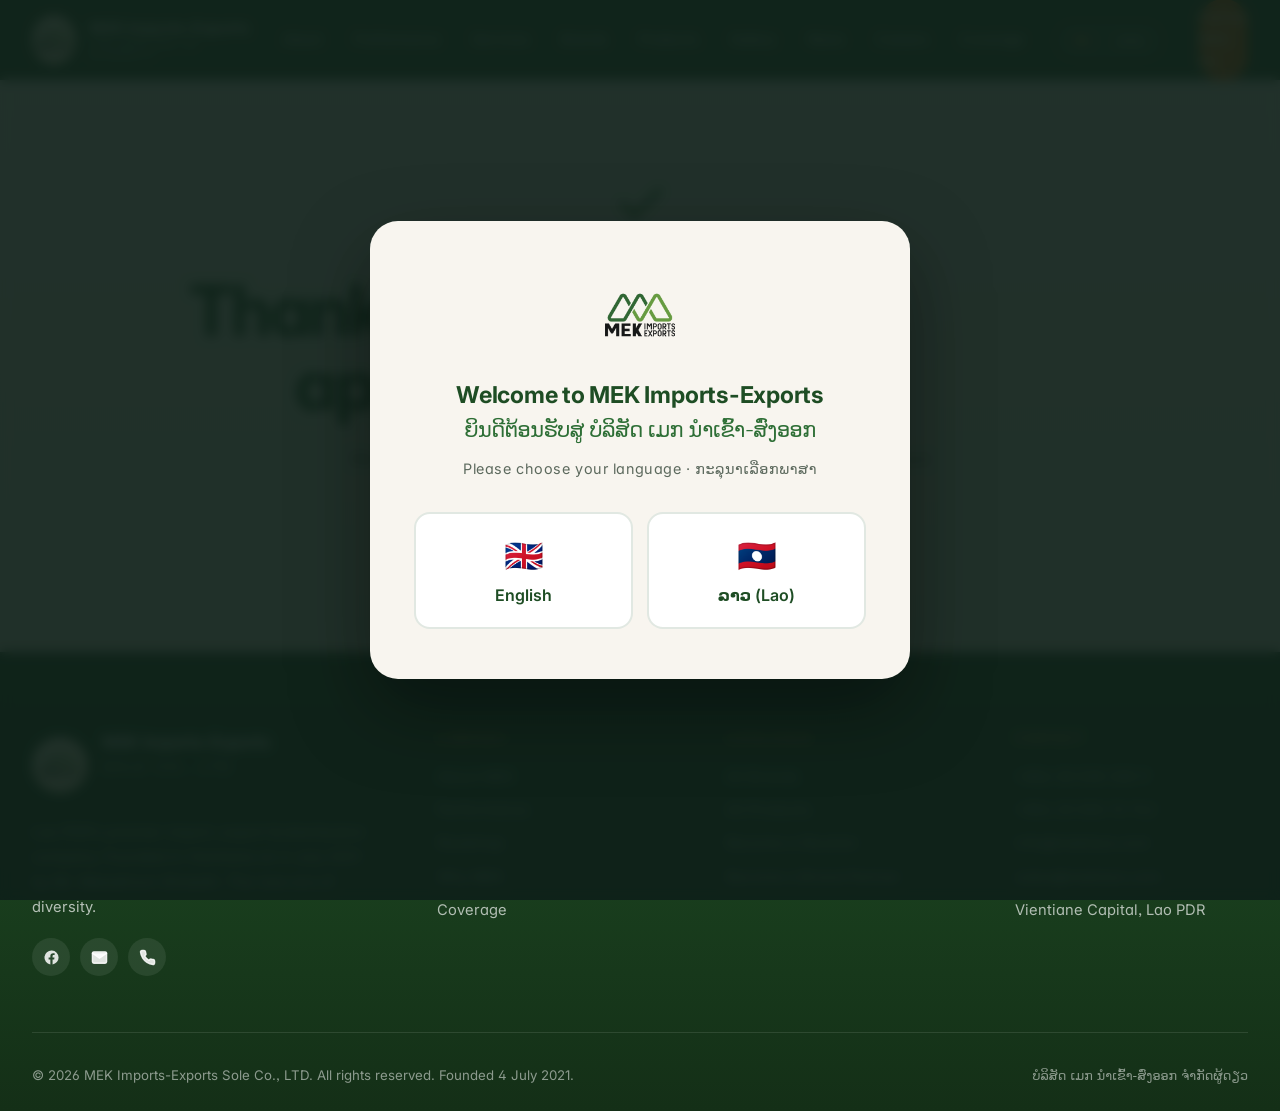
<file: thank-you.html>
<!DOCTYPE html>
<html lang="en">
<head>
  <meta charset="UTF-8" />
  <meta name="viewport" content="width=device-width, initial-scale=1.0" />
  <meta name="description" content="Thank you for your application — we have received it and will be in touch." />
  <meta name="author" content="MEK Imports-Exports Sole Co., LTD" />
  <meta property="og:title" content="Thank You · MEK Imports-Exports" />
  <meta property="og:description" content="Thank you for your application — we have received it and will be in touch." />
  <meta property="og:image" content="./assets/logo.png" />
  <meta name="theme-color" content="#1e4d24" />
  <title>Thank You · MEK Imports-Exports</title>
  <link rel="icon" type="image/x-icon" href="./favicon.ico" />
  <link rel="icon" type="image/png" sizes="32x32" href="./assets/favicon.png" />
  <link rel="apple-touch-icon" sizes="180x180" href="./assets/apple-touch-icon.png" />
  <link rel="preconnect" href="https://fonts.googleapis.com" />
  <link rel="preconnect" href="https://fonts.gstatic.com" crossorigin />
  <link href="https://fonts.googleapis.com/css2?family=Inter:wght@200;300;400;500;600;700;800;900&display=swap" rel="stylesheet" />
  <link rel="stylesheet" href="./assets/style.css" />
</head>
<body>
  <!-- ===== NAVIGATION ===== -->
  <nav class="nav" id="nav">
    <div class="nav-inner">
      <a href="./index.html" data-transition class="nav-logo" aria-label="MEK home">
        <span class="nav-logo-mark"><img src="./assets/logo.png" alt="MEK Logo" /></span>
        <div class="nav-logo-text">
          MEK Imports-Exports
          <span data-i18n="nav.tagline">The new era of diversity</span>
        </div>
      </a>
      <button class="nav-toggle" id="navToggle" aria-label="Toggle menu">
        <svg viewBox="0 0 24 24"><path d="M3 6h18M3 12h18M3 18h18"/></svg>
      </button>
      <div class="nav-links" id="navLinks">
        <a href="./index.html#about" data-transition data-i18n="nav.about">About</a>
        <a href="./index.html#performance" data-transition data-i18n="nav.performance">Performance</a>
        <a href="./index.html#services" data-transition data-i18n="nav.services">Services</a>
        <a href="./index.html#brands-showcase" data-transition data-i18n="nav.brands">Brands</a>
        <a href="./products.html" data-transition data-i18n="nav.products">Products</a>
        <a href="./gallery.html" data-transition data-i18n="nav.gallery">Gallery</a>
        <a href="./news.html" data-transition data-i18n="nav.news">News</a>
        <a href="./careers.html" data-transition data-i18n="nav.careers">Careers</a>
        <a href="./index.html#coverage" data-transition data-i18n="nav.coverage">Coverage</a>
        <a href="./index.html#contact" data-transition class="nav-cta" data-i18n="nav.partner">Partner With Us</a>
      </div>
    </div>
  </nav>

  <header class="page-hero" style="text-align: center;">
    <div class="container">
      <div style="font-size: 4rem; color: var(--mid-green); margin-bottom: 20px;">&#x2713;</div>
      <h1>Thank you for your application.</h1>
      <p class="lead" style="max-width: 580px; margin: 0 auto;">We&rsquo;ve received your submission and will review it shortly. Our HR team will be in touch within 1&ndash;2 weeks if your profile matches the role.</p>
      <div style="margin-top: 32px;">
        <a href="./careers.html" data-transition class="btn btn-primary">Browse other roles</a>
        <a href="./index.html" data-transition class="btn btn-outline" style="margin-left: 10px;">Back to home</a>
      </div>
    </div>
  </header>

  <!-- ===== FOOTER ===== -->
  <footer>
    <div class="container">
      <div class="footer-grid">
        <div class="footer-brand">
          <div class="footer-brand-mark">
            <div class="ico-disc"><img src="./assets/logo.png" alt="MEK" /></div>
            <div>
              <h4>MEK Imports-Exports</h4>
              <p>Sole Co., LTD</p>
            </div>
          </div>
          <p>Lao PDR's premier import, export &amp; distribution company. Founded in Vientiane on 4 July 2021 by Mr. Mekakhom Sihalath. The new era of diversity.</p>
          <div class="footer-social">
            <a href="https://www.facebook.com/mekcompanylimited" target="_blank" rel="noopener" aria-label="Facebook">
              <svg viewBox="0 0 24 24"><path d="M22 12a10 10 0 1 0-11.6 9.9v-7H7.9V12h2.5V9.8c0-2.5 1.5-3.9 3.8-3.9 1.1 0 2.2.2 2.2.2v2.5h-1.3c-1.2 0-1.6.8-1.6 1.6V12h2.7l-.4 2.9h-2.3v7A10 10 0 0 0 22 12z"/></svg>
            </a>
            <a href="mailto:info@meklaos.com" aria-label="Email">
              <svg viewBox="0 0 24 24" fill="none" stroke="currentColor" stroke-width="2" stroke-linecap="round" stroke-linejoin="round"><path d="M4 4h16c1.1 0 2 .9 2 2v12c0 1.1-.9 2-2 2H4c-1.1 0-2-.9-2-2V6c0-1.1.9-2 2-2z"/><polyline points="22,6 12,13 2,6"/></svg>
            </a>
            <a href="tel:+856305353359" aria-label="Phone">
              <svg viewBox="0 0 24 24" fill="none" stroke="currentColor" stroke-width="2" stroke-linecap="round" stroke-linejoin="round"><path d="M22 16.92v3a2 2 0 0 1-2.18 2 19.79 19.79 0 0 1-8.63-3.07 19.5 19.5 0 0 1-6-6A19.79 19.79 0 0 1 2.12 4.18 2 2 0 0 1 4.11 2h3a2 2 0 0 1 2 1.72c.13.96.37 1.9.7 2.81a2 2 0 0 1-.45 2.11L8.09 9.91a16 16 0 0 0 6 6l1.27-1.27a2 2 0 0 1 2.11-.45c.91.33 1.85.57 2.81.7A2 2 0 0 1 22 16.92z"/></svg>
            </a>
          </div>
        </div>
        <div class="footer-col">
          <h5>Company</h5>
          <ul>
            <li><a href="./index.html#about" data-transition>About MEK</a></li>
            <li><a href="./index.html#performance" data-transition data-i18n="nav.performance">Performance</a></li>
            <li><a href="./index.html#roadmap" data-transition>Roadmap</a></li>
            <li><a href="./index.html#why" data-transition>Why MEK</a></li>
            <li><a href="./index.html#coverage" data-transition data-i18n="nav.coverage">Coverage</a></li>
          </ul>
        </div>
        <div class="footer-col">
          <h5>Catalogue</h5>
          <ul>
            <li><a href="./index.html#brands-showcase" data-transition>All Brands</a></li>
            <li><a href="./index.html#products" data-transition>All Products</a></li>
            <li><a href="./index.html#contact" data-transition>Become a Stockist</a></li>
            <li><a href="./index.html#contact" data-transition>Become a Brand Partner</a></li>
          </ul>
        </div>
        <div class="footer-col">
          <h5>Contact</h5>
          <ul>
            <li><a href="tel:+856305353359">+856 30 535 335 9</a></li>
            <li><a href="tel:+8562055572742">+856 20 555 72 742</a></li>
            <li><a href="mailto:info@meklaos.com">info@meklaos.com</a></li>
            <li><a href="mailto:sales@meklaos.com">sales@meklaos.com</a></li>
            <li>Vientiane Capital, Lao PDR</li>
          </ul>
        </div>
      </div>
      <div class="footer-bottom">
        <div>&copy; <span id="year"></span> MEK Imports-Exports Sole Co., LTD. All rights reserved. Founded 4 July 2021.</div>
        <div class="lao">ບໍລິສັດ ເມກ ນໍາເຂົ້າ-ສົ່ງອອກ ຈໍາກັດຜູ້ດຽວ</div>
      </div>
    </div>
  </footer>
  <script src="./assets/site.js" defer></script>
  <script src="./assets/i18n.js" defer></script>
</body>
</html>
</file>
<file: assets/style.css>
:root {
      --dark-green: #1e4d24;
      --mid-green: #2d6e35;
      --light-green: #3d8c47;
      --leaf: #6cb27a;
      --orange: #e87722;
      --orange-light: #f4a44a;
      --gold: #d4a93a;
      --cream: #f8f5ef;
      --cream-2: #f1ebde;
      --cream-3: #e6dcc7;
      --ink: #15201a;
      --ink-2: #2c3a30;
      --muted: #5d6a5e;
      --muted-2: #7d8a7e;
      --line: rgba(30, 77, 36, 0.13);
      --line-2: rgba(30, 77, 36, 0.07);
      --shadow-xs: 0 1px 3px rgba(30, 77, 36, 0.06);
      --shadow-sm: 0 4px 16px rgba(30, 77, 36, 0.08);
      --shadow-md: 0 12px 40px rgba(30, 77, 36, 0.14);
      --shadow-lg: 0 28px 70px rgba(30, 77, 36, 0.20);
      --radius-xs: 6px;
      --radius-sm: 10px;
      --radius: 16px;
      --radius-lg: 28px;
      --radius-pill: 999px;
      --container: 1280px;
      --header-h: 80px;
      --gradient-hero: radial-gradient(ellipse at 20% 15%, rgba(108, 178, 122, 0.35) 0%, transparent 55%),
                       radial-gradient(ellipse at 85% 85%, rgba(232, 119, 34, 0.18) 0%, transparent 50%),
                       linear-gradient(135deg, #1a4220 0%, #2d6e35 50%, #1e4d24 100%);
      --gradient-leaf: linear-gradient(135deg, var(--mid-green) 0%, var(--dark-green) 100%);
      --gradient-warm: linear-gradient(135deg, var(--orange) 0%, var(--orange-light) 100%);
    }

    * { box-sizing: border-box; margin: 0; padding: 0; }
    *::before, *::after { box-sizing: border-box; }
    html { scroll-behavior: smooth; -webkit-text-size-adjust: 100%; }
    body {
      font-family: 'Inter', system-ui, -apple-system, 'Segoe UI', sans-serif;
      font-weight: 400;
      font-feature-settings: 'cv11', 'ss01', 'ss03';
      color: var(--ink);
      background: var(--cream);
      line-height: 1.62;
      -webkit-font-smoothing: antialiased;
      -moz-osx-font-smoothing: grayscale;
      overflow-x: hidden;
    }
    img, svg { max-width: 100%; height: auto; display: block; }
    a { color: inherit; text-decoration: none; }
    button { font-family: inherit; cursor: pointer; border: none; background: none; color: inherit; }
    h1, h2, h3, h4, h5 { font-family: 'Inter', sans-serif; font-weight: 700; line-height: 1.12; letter-spacing: -0.02em; color: var(--ink); }
    .serif {
      font-family: 'Inter', system-ui, sans-serif;
      font-style: normal;
      font-weight: 300;
      letter-spacing: -0.025em;
    }

    .container { max-width: var(--container); margin: 0 auto; padding: 0 32px; }
    section { padding: 130px 0; position: relative; }
    section.tight { padding: 90px 0; }

    .eyebrow {
      display: inline-flex; align-items: center; gap: 10px;
      font-size: 11px; letter-spacing: 0.32em; text-transform: uppercase;
      color: var(--orange); font-weight: 700; margin-bottom: 20px;
    }
    .eyebrow::before { content: ''; width: 24px; height: 1.5px; background: currentColor; }
    .eyebrow.light { color: var(--orange-light); }
    .eyebrow.dark { color: var(--dark-green); }

    .section-title {
      font-size: clamp(2.1rem, 4.5vw, 3.6rem); font-weight: 700; color: var(--dark-green);
      margin-bottom: 24px; max-width: 880px; letter-spacing: -0.025em; line-height: 1.06;
    }
    .section-title .serif { color: var(--mid-green); display: block; font-weight: 400; font-size: 0.92em; line-height: 1.1; margin-top: 4px; }
    .section-lead {
      font-size: clamp(1.05rem, 1.4vw, 1.2rem); color: var(--muted);
      max-width: 720px; line-height: 1.72; font-weight: 400;
    }
    .section-head { margin-bottom: 72px; max-width: 100%; }
    .section-head.centered { text-align: center; margin-left: auto; margin-right: auto; }
    .section-head.centered .eyebrow { display: inline-flex; }
    .section-head.centered .section-title, .section-head.centered .section-lead { margin-left: auto; margin-right: auto; }

    .btn {
      display: inline-flex; align-items: center; justify-content: center; gap: 8px;
      padding: 16px 28px; border-radius: var(--radius-pill);
      font-family: 'Inter', sans-serif; font-weight: 600; font-size: 14px;
      letter-spacing: 0.03em; transition: all 0.3s cubic-bezier(.4,.2,.2,1);
      cursor: pointer; white-space: nowrap;
    }
    .btn-primary { background: var(--orange); color: #fff; box-shadow: 0 6px 20px rgba(232, 119, 34, 0.32); }
    .btn-primary:hover { background: var(--orange-light); transform: translateY(-2px); box-shadow: 0 12px 32px rgba(232, 119, 34, 0.42); }
    .btn-dark { background: var(--dark-green); color: #fff; }
    .btn-dark:hover { background: var(--mid-green); transform: translateY(-2px); box-shadow: 0 12px 32px rgba(30, 77, 36, 0.32); }
    .btn-ghost { background: rgba(255, 255, 255, 0.06); color: #fff; border: 1.5px solid rgba(255, 255, 255, 0.28); backdrop-filter: blur(8px); }
    .btn-ghost:hover { background: rgba(255, 255, 255, 0.14); border-color: #fff; transform: translateY(-2px); }
    .btn-outline { background: transparent; color: var(--dark-green); border: 1.5px solid var(--dark-green); }
    .btn-outline:hover { background: var(--dark-green); color: #fff; transform: translateY(-2px); }

    /* ===================== NAVIGATION ===================== */
    .nav {
      position: fixed; top: 0; left: 0; right: 0; z-index: 100;
      background: rgba(30, 77, 36, 0.92);
      backdrop-filter: blur(16px); -webkit-backdrop-filter: blur(16px);
      box-shadow: 0 1px 0 rgba(255, 255, 255, 0.08);
      transition: background 0.3s, box-shadow 0.3s;
    }
    .nav.scrolled { background: rgba(30, 77, 36, 0.97); box-shadow: 0 2px 24px rgba(0, 0, 0, 0.18); }
    .nav-inner {
      max-width: var(--container); margin: 0 auto; padding: 0 32px;
      height: var(--header-h); display: flex; align-items: center; justify-content: space-between; gap: 32px;
    }
    .nav-logo { display: flex; align-items: center; gap: 14px; }
    .nav-logo-mark {
      width: 50px; height: 50px; border-radius: 50%;
      background: linear-gradient(145deg, #faf6e8, #f0e6c8);
      display: flex; align-items: center; justify-content: center;
      box-shadow: 0 4px 14px rgba(0, 0, 0, 0.15), inset 0 -1px 0 rgba(0, 0, 0, 0.06);
    }
    .nav-logo-mark img { width: 42px; height: 42px; object-fit: contain; }
    .nav-logo-text { color: #fff; font-weight: 700; font-size: 14.5px; letter-spacing: 0.03em; line-height: 1.1; }
    .nav-logo-text span { display: block; font-weight: 400; font-size: 10px; opacity: 0.72; letter-spacing: 0.18em; text-transform: uppercase; margin-top: 3px; }
    .nav-links { display: flex; align-items: center; gap: 32px; }
    .nav-links a { color: rgba(255, 255, 255, 0.85); font-weight: 500; font-size: 13.5px; letter-spacing: 0.01em; transition: color 0.2s; position: relative; padding: 8px 0; }
    .nav-links a::after { content: ''; position: absolute; left: 0; right: 0; bottom: -2px; height: 2px; background: var(--orange); transform: scaleX(0); transform-origin: left; transition: transform 0.3s; }
    .nav-links a:hover, .nav-links a.active { color: #fff; }
    .nav-links a:hover::after, .nav-links a.active::after { transform: scaleX(1); }
    .nav-cta { background: var(--orange); color: #fff !important; padding: 11px 22px; border-radius: var(--radius-pill); font-weight: 600; font-size: 13px; letter-spacing: 0.04em; transition: all 0.3s; }
    .nav-cta:hover { background: var(--orange-light); transform: translateY(-2px); box-shadow: 0 8px 22px rgba(232, 119, 34, 0.4); }
    .nav-cta::after { display: none !important; }
    .nav-toggle { display: none; color: #fff; font-size: 24px; padding: 8px; }
    .nav-toggle svg { width: 24px; height: 24px; stroke: currentColor; fill: none; stroke-width: 2; }
    @media (max-width: 980px) {
      .nav-links { position: fixed; top: var(--header-h); left: 0; right: 0; flex-direction: column; gap: 0; padding: 24px; background: rgba(30, 77, 36, 0.99); border-top: 1px solid rgba(255, 255, 255, 0.1); transform: translateY(-110%); transition: transform 0.35s cubic-bezier(.4,.2,.2,1); align-items: stretch; }
      .nav-links a { padding: 16px 0; width: 100%; border-bottom: 1px solid rgba(255, 255, 255, 0.08); font-size: 15px; }
      .nav-links a:last-child { border: none; margin-top: 12px; text-align: center; }
      .nav-toggle { display: flex; align-items: center; }
      .nav.open .nav-links { transform: translateY(0); }
      .nav-logo-text span { display: none; }
    }

    /* ===================== HERO ===================== */
    .hero {
      min-height: 100vh; padding: calc(var(--header-h) + 60px) 0 80px;
      background: var(--gradient-hero);
      color: #fff; display: flex; align-items: center;
      position: relative; overflow: hidden;
    }
    .hero-bg {
      position: absolute; inset: 0; pointer-events: none; opacity: 0.5;
      background-image:
        radial-gradient(circle at 12% 88%, rgba(255, 255, 255, 0.05) 1px, transparent 1px),
        radial-gradient(circle at 50% 30%, rgba(255, 255, 255, 0.04) 1px, transparent 1px),
        radial-gradient(circle at 82% 12%, rgba(244, 164, 74, 0.06) 1px, transparent 1px);
      background-size: 80px 80px, 110px 110px, 140px 140px;
    }
    .hero-decor {
      position: absolute; pointer-events: none;
    }
    .hero-decor.leaf-1 { top: 8%; right: 4%; width: 320px; opacity: 0.16; transform: rotate(-12deg); }
    .hero-decor.leaf-2 { bottom: 10%; left: -3%; width: 360px; opacity: 0.12; transform: rotate(28deg); }
    .hero-content { position: relative; z-index: 2; width: 100%; max-width: var(--container); margin: 0 auto; padding: 0 32px; display: grid; grid-template-columns: 1.15fr 1fr; gap: 70px; align-items: center; }
    .hero-text { max-width: 640px; }
    .hero-badge {
      display: inline-flex; align-items: center; gap: 10px;
      padding: 8px 16px 8px 8px;
      background: rgba(255, 255, 255, 0.08); border: 1px solid rgba(255, 255, 255, 0.16);
      border-radius: var(--radius-pill);
      font-size: 12.5px; font-weight: 500; color: rgba(255, 255, 255, 0.92);
      margin-bottom: 28px;
    }
    .hero-badge .pip { background: var(--orange); color: #fff; padding: 3px 10px; border-radius: var(--radius-pill); font-size: 10.5px; font-weight: 700; letter-spacing: 0.1em; }
    .hero h1 {
      font-size: clamp(2.6rem, 6vw, 5.2rem); font-weight: 800; letter-spacing: -0.035em;
      margin-bottom: 24px; line-height: 1.02; color: #fff;
    }
    .hero h1 .serif {
      display: block; color: var(--orange-light); font-weight: 400; font-size: 0.55em; line-height: 1.2;
      letter-spacing: -0.01em; margin-top: 8px; opacity: 0.96;
    }
    .hero-sub {
      font-size: clamp(1rem, 1.35vw, 1.18rem); opacity: 0.88;
      max-width: 560px; line-height: 1.72; font-weight: 400;
    }
    .hero-actions { margin-top: 40px; display: flex; gap: 14px; flex-wrap: wrap; }

    .hero-visual { position: relative; display: flex; align-items: center; justify-content: center; min-height: 480px; }
    .hero-logo-wrap {
      position: relative; width: 380px; height: 380px;
      display: flex; align-items: center; justify-content: center;
    }
    .hero-logo-halo {
      position: absolute; inset: 0; border-radius: 50%;
      background: radial-gradient(circle at 50% 50%, rgba(248, 245, 239, 0.18) 0%, rgba(248, 245, 239, 0.04) 50%, transparent 75%);
      animation: pulse 4s ease-in-out infinite;
    }
    @keyframes pulse { 0%, 100% { transform: scale(1); opacity: 1; } 50% { transform: scale(1.05); opacity: 0.85; } }
    .hero-logo-disc {
      width: 320px; height: 320px; border-radius: 50%;
      background: linear-gradient(145deg, #fbf8ee 0%, #ede2c4 100%);
      display: flex; align-items: center; justify-content: center;
      box-shadow:
        0 24px 70px rgba(0, 0, 0, 0.35),
        0 0 0 1px rgba(255, 255, 255, 0.1),
        inset 0 -2px 0 rgba(0, 0, 0, 0.06);
      position: relative; overflow: hidden;
    }
    .hero-logo-disc::before {
      content: ''; position: absolute; inset: 8px; border-radius: 50%;
      border: 1.5px dashed rgba(30, 77, 36, 0.18);
    }
    .hero-logo-disc img { width: 78%; height: 78%; object-fit: contain; position: relative; z-index: 1; }
    .hero-slogan-img { max-width: 100%; height: auto; opacity: 0.95; margin-top: 28px; max-height: 110px; object-fit: contain; }
    .hero-mobile-slogan { display: none; }

    .hero-stats {
      margin-top: 90px; display: grid; grid-template-columns: repeat(4, 1fr); gap: 0;
      max-width: 1100px; margin-left: auto; margin-right: auto;
      border-top: 1px solid rgba(255, 255, 255, 0.18); padding-top: 40px;
      position: relative; z-index: 2;
    }
    .hero-stat { text-align: center; padding: 0 18px; border-right: 1px solid rgba(255, 255, 255, 0.1); }
    .hero-stat:last-child { border-right: none; }
    .hero-stat-num { font-size: clamp(1.9rem, 3.2vw, 2.8rem); font-weight: 800; color: var(--orange-light); letter-spacing: -0.025em; line-height: 1; }
    .hero-stat-label { font-size: 11px; letter-spacing: 0.18em; text-transform: uppercase; opacity: 0.78; margin-top: 8px; font-weight: 600; }
    @media (max-width: 980px) {
      .hero { min-height: auto; padding-top: calc(var(--header-h) + 36px); padding-bottom: 60px; }
      .hero-content { grid-template-columns: 1fr; gap: 48px; text-align: center; }
      .hero-text { margin: 0 auto; }
      .hero-badge, .hero-actions { justify-content: center; }
      .hero-actions { display: inline-flex; }
      .hero-visual { min-height: auto; }
      .hero-logo-wrap { width: 300px; height: 300px; }
      .hero-logo-disc { width: 260px; height: 260px; }
      .hero-stats { grid-template-columns: repeat(2, 1fr); margin-top: 60px; gap: 28px 0; }
      .hero-stat:nth-child(2) { border-right: none; }
      .hero-stat { border-bottom: 1px solid rgba(255, 255, 255, 0.1); padding-bottom: 28px; }
      .hero-stat:nth-last-child(-n+2) { border-bottom: none; padding-bottom: 0; }
    }
    @media (max-width: 480px) {
      .hero-logo-wrap { width: 240px; height: 240px; }
      .hero-logo-disc { width: 210px; height: 210px; }
    }

    /* ===================== TRUST STRIP ===================== */
    .trust-strip { background: #fff; padding: 36px 0; border-bottom: 1px solid var(--line-2); }
    .trust-strip-grid {
      display: grid; grid-template-columns: 1fr auto auto auto; gap: 32px; align-items: center;
    }
    .trust-strip h6 { font-size: 11px; letter-spacing: 0.22em; text-transform: uppercase; color: var(--muted-2); font-weight: 600; }
    .trust-item { display: flex; align-items: center; gap: 10px; font-size: 13px; color: var(--ink-2); font-weight: 500; }
    .trust-item .ico { width: 20px; height: 20px; color: var(--mid-green); flex: 0 0 20px; }
    .trust-item .ico svg { width: 100%; height: 100%; stroke: currentColor; fill: none; stroke-width: 2; stroke-linecap: round; stroke-linejoin: round; }
    @media (max-width: 720px) {
      .trust-strip-grid { grid-template-columns: 1fr; gap: 18px; text-align: center; justify-items: center; }
    }

    /* ===================== ABOUT ===================== */
    .about { background: var(--cream); position: relative; }
    .about::before {
      content: ''; position: absolute; top: 0; right: 0; width: 50%; height: 100%;
      background-image: radial-gradient(circle at 30% 50%, rgba(45, 110, 53, 0.04) 1px, transparent 1.5px);
      background-size: 28px 28px; opacity: 0.6; pointer-events: none;
    }
    .about-grid { display: grid; grid-template-columns: 1.1fr 1fr; gap: 90px; align-items: center; position: relative; z-index: 1; }
    .about-text p { color: var(--muted); margin-bottom: 18px; font-size: 1.04rem; line-height: 1.85; }
    .about-text p strong { color: var(--ink); font-weight: 600; }
    .about-quote {
      border-left: 3px solid var(--orange); padding: 16px 0 16px 26px; margin: 32px 0;
      font-family: 'Inter', sans-serif; font-style: normal; color: var(--dark-green);
      font-size: 1.22rem; line-height: 1.5; font-weight: 500; letter-spacing: -0.015em;
    }
    .about-quote-attr {
      display: block; font-style: normal; font-family: 'Inter', sans-serif;
      font-size: 0.78rem; color: var(--muted); margin-top: 12px; letter-spacing: 0.16em;
      text-transform: uppercase; font-weight: 600;
    }
    .founder-card {
      display: flex; gap: 16px; align-items: center; margin-top: 28px;
      padding: 18px 22px; background: #fff; border-radius: var(--radius);
      border: 1px solid var(--line); box-shadow: var(--shadow-xs);
    }
    .founder-monogram {
      width: 56px; height: 56px; border-radius: 50%;
      background: var(--gradient-leaf); color: #fff; display: flex; align-items: center; justify-content: center;
      font-family: 'Inter', sans-serif; font-weight: 700; font-size: 1.2rem; letter-spacing: -0.02em;
      flex-shrink: 0;
    }
    .founder-card-text { flex: 1; }
    .founder-card-text h5 { font-size: 0.98rem; font-weight: 700; color: var(--ink); margin-bottom: 2px; }
    .founder-card-text p { font-size: 0.84rem; color: var(--muted); margin: 0; line-height: 1.5; }

    .era-card {
      background: linear-gradient(155deg, #1a4220 0%, #2d6e35 65%, #3d8c47 130%);
      color: #fff; padding: 56px 48px; border-radius: var(--radius-lg);
      box-shadow: var(--shadow-lg); position: relative; overflow: hidden;
    }
    .era-card::before {
      content: ''; position: absolute; top: -100px; right: -100px;
      width: 280px; height: 280px; border-radius: 50%;
      background: radial-gradient(circle, rgba(232, 119, 34, 0.18) 0%, transparent 70%);
    }
    .era-card::after {
      content: ''; position: absolute; bottom: -60px; left: -60px;
      width: 200px; height: 200px; border-radius: 50%;
      background: radial-gradient(circle, rgba(108, 178, 122, 0.15) 0%, transparent 70%);
    }
    .era-card h3 { font-size: 0.78rem; letter-spacing: 0.32em; text-transform: uppercase; opacity: 0.7; margin-bottom: 8px; font-weight: 600; color: #fff; }
    .era-card .era-headline { font-size: 1.95rem; font-weight: 700; line-height: 1.18; margin-bottom: 32px; position: relative; color: #fff; letter-spacing: -0.02em; }
    .era-card .era-headline .serif { display: inline; color: var(--orange-light); }
    .era-list { list-style: none; position: relative; }
    .era-list li {
      padding: 16px 0; border-top: 1px solid rgba(255, 255, 255, 0.13);
      display: grid; grid-template-columns: 50px 1fr; gap: 14px; align-items: baseline;
    }
    .era-list li:first-child { border-top: none; }
    .era-list .era-letter {
      font-family: 'Inter', sans-serif; font-weight: 800; font-style: normal;
      font-size: 1.7rem; color: var(--orange-light); line-height: 1; letter-spacing: -0.04em;
    }
    .era-list strong { display: block; font-size: 0.96rem; font-weight: 600; margin-bottom: 3px; color: #fff; }
    .era-list span { font-size: 0.86rem; opacity: 0.78; line-height: 1.55; }
    @media (max-width: 980px) {
      .about-grid { grid-template-columns: 1fr; gap: 56px; }
      .era-card { padding: 40px 30px; }
    }

    /* ===================== PERFORMANCE DASHBOARD ===================== */
    .performance { background: var(--cream-2); position: relative; overflow: hidden; }
    .performance::before {
      content: ''; position: absolute; top: 0; left: 0; right: 0; height: 1px;
      background: linear-gradient(90deg, transparent, var(--line), transparent);
    }
    .perf-grid { display: grid; grid-template-columns: 1.2fr 1fr 1fr; grid-template-rows: auto auto; gap: 20px; }
    .perf-card {
      background: #fff; border-radius: var(--radius); padding: 32px;
      box-shadow: var(--shadow-sm); border: 1px solid var(--line); position: relative; overflow: hidden;
      display: flex; flex-direction: column; gap: 14px;
    }
    .perf-card.dark {
      background: linear-gradient(135deg, var(--dark-green), var(--mid-green));
      color: #fff; border: none;
    }
    .perf-card.dark .perf-title, .perf-card.dark .perf-value, .perf-card.dark .perf-sub { color: #fff; }
    .perf-card.dark .perf-meta-label { color: rgba(255, 255, 255, 0.7); }
    .perf-card.span-2 { grid-column: span 2; }
    .perf-title {
      font-size: 11px; letter-spacing: 0.2em; text-transform: uppercase;
      color: var(--muted); font-weight: 700;
    }
    .perf-value {
      font-size: clamp(2.4rem, 4vw, 3.6rem); font-weight: 800;
      letter-spacing: -0.03em; color: var(--dark-green); line-height: 1;
    }
    .perf-sub { font-size: 0.92rem; color: var(--muted); line-height: 1.55; }
    .perf-trend {
      display: inline-flex; align-items: center; gap: 6px;
      padding: 4px 10px; background: rgba(45, 110, 53, 0.1); color: var(--mid-green);
      border-radius: var(--radius-pill); font-size: 11px; font-weight: 600; letter-spacing: 0.04em;
      align-self: flex-start;
    }
    .perf-card.dark .perf-trend { background: rgba(244, 164, 74, 0.18); color: var(--orange-light); }
    .perf-meta-label { font-size: 11px; letter-spacing: 0.16em; text-transform: uppercase; color: var(--muted); font-weight: 600; }

    .donut-wrap { display: flex; align-items: center; gap: 28px; flex: 1; }
    .donut { width: 160px; height: 160px; flex-shrink: 0; position: relative; }
    .donut svg { width: 100%; height: 100%; transform: rotate(-90deg); }
    .donut-center { position: absolute; inset: 0; display: flex; align-items: center; justify-content: center; flex-direction: column; }
    .donut-center .num { font-size: 2.2rem; font-weight: 800; color: var(--dark-green); line-height: 1; }
    .donut-center .lbl { font-size: 10.5px; letter-spacing: 0.2em; text-transform: uppercase; color: var(--muted); margin-top: 6px; font-weight: 600; }
    .donut-legend { flex: 1; display: flex; flex-direction: column; gap: 12px; }
    .donut-row { display: flex; align-items: center; gap: 10px; font-size: 0.9rem; color: var(--ink-2); }
    .donut-row .dot { width: 10px; height: 10px; border-radius: 50%; flex-shrink: 0; }
    .donut-row .lbl-num { margin-left: auto; font-weight: 700; color: var(--dark-green); }

    .bars-wrap { display: flex; flex-direction: column; gap: 14px; flex: 1; min-height: 200px; }
    .bar-row { display: grid; grid-template-columns: 110px 1fr 50px; gap: 14px; align-items: center; font-size: 13px; color: var(--ink-2); }
    .bar-track { height: 10px; background: var(--cream-3); border-radius: var(--radius-pill); overflow: hidden; }
    .bar-fill { height: 100%; background: linear-gradient(90deg, var(--mid-green), var(--leaf)); border-radius: var(--radius-pill); transition: width 1.2s cubic-bezier(.4,.2,.2,1); }
    .bar-fill.warm { background: linear-gradient(90deg, var(--orange), var(--orange-light)); }
    .bar-row .num { font-weight: 700; color: var(--dark-green); text-align: right; font-size: 13px; }

    .map-card { padding: 28px; }
    .map-card-grid { display: grid; grid-template-columns: 1fr; gap: 12px; }
    .map-coverage-grid {
      display: grid; grid-template-columns: repeat(6, 1fr); gap: 5px;
      padding: 8px 0;
    }
    .map-cell { aspect-ratio: 1; background: var(--cream-3); border-radius: 4px; transition: all 0.4s; position: relative; }
    .map-cell.live { background: var(--mid-green); }
    .map-cell.live::after { content: '✓'; position: absolute; inset: 0; display: flex; align-items: center; justify-content: center; color: #fff; font-size: 12px; font-weight: 800; }
    .map-cell.pending { background: var(--cream-3); border: 1.5px dashed var(--muted-2); }
    .map-cell:hover { transform: scale(1.08); z-index: 2; }
    .map-legend { display: flex; gap: 18px; font-size: 12px; color: var(--muted); padding-top: 6px; }
    .map-legend-row { display: flex; align-items: center; gap: 6px; }
    .map-legend-dot { width: 10px; height: 10px; border-radius: 2px; }

    @media (max-width: 980px) {
      .perf-grid { grid-template-columns: 1fr 1fr; }
      .perf-card.span-2 { grid-column: span 2; }
    }
    @media (max-width: 640px) {
      .perf-grid { grid-template-columns: 1fr; }
      .perf-card.span-2 { grid-column: span 1; }
      .donut-wrap { flex-direction: column; align-items: stretch; }
      .donut { margin: 0 auto; }
    }

    /* ===================== ROADMAP TIMELINE ===================== */
    .roadmap { background: linear-gradient(180deg, var(--cream) 0%, var(--cream-2) 100%); }
    .timeline {
      position: relative; max-width: 920px; margin: 0 auto; padding: 30px 0;
    }
    .timeline::before {
      content: ''; position: absolute; left: 50%; top: 0; bottom: 0; width: 2px;
      background: linear-gradient(180deg, transparent, var(--line) 8%, var(--line) 92%, transparent);
      transform: translateX(-50%);
    }
    .tl-item { position: relative; display: grid; grid-template-columns: 1fr 60px 1fr; gap: 20px; align-items: start; padding: 22px 0; }
    .tl-dot {
      width: 18px; height: 18px; border-radius: 50%;
      background: var(--cream); border: 3px solid var(--mid-green); margin: 0 auto;
      position: relative; z-index: 2; box-shadow: 0 0 0 6px var(--cream);
      margin-top: 6px;
    }
    .tl-item.now .tl-dot { background: var(--orange); border-color: var(--orange); animation: pulse-dot 2s infinite; }
    @keyframes pulse-dot {
      0% { box-shadow: 0 0 0 6px var(--cream), 0 0 0 8px rgba(232, 119, 34, 0.4); }
      70% { box-shadow: 0 0 0 6px var(--cream), 0 0 0 18px rgba(232, 119, 34, 0); }
      100% { box-shadow: 0 0 0 6px var(--cream), 0 0 0 8px rgba(232, 119, 34, 0); }
    }
    .tl-card { background: #fff; padding: 22px 26px; border-radius: var(--radius); border: 1px solid var(--line); box-shadow: var(--shadow-xs); transition: all 0.3s; }
    .tl-card:hover { box-shadow: var(--shadow-sm); transform: translateY(-2px); }
    .tl-year { font-family: 'Inter', sans-serif; font-size: 1.6rem; color: var(--orange); font-weight: 800; line-height: 1; margin-bottom: 8px; letter-spacing: -0.025em; }
    .tl-card h4 { font-size: 1.05rem; color: var(--dark-green); font-weight: 700; margin-bottom: 8px; }
    .tl-card ul { list-style: none; padding: 0; margin: 0; }
    .tl-card li { font-size: 0.86rem; color: var(--muted); padding: 4px 0 4px 16px; position: relative; line-height: 1.55; }
    .tl-card li::before { content: ''; position: absolute; left: 0; top: 13px; width: 6px; height: 6px; border-radius: 50%; background: var(--leaf); }
    .tl-item:nth-child(odd) .tl-side-l { display: block; }
    .tl-item:nth-child(odd) .tl-side-r { visibility: hidden; }
    .tl-item:nth-child(even) .tl-side-l { visibility: hidden; }
    .tl-item:nth-child(even) .tl-side-r { display: block; }
    @media (max-width: 720px) {
      .timeline::before { left: 24px; }
      .tl-item { grid-template-columns: 48px 1fr; gap: 18px; }
      .tl-dot { margin: 8px 0 0 0; }
      .tl-side-l { display: none !important; }
      .tl-side-r { visibility: visible !important; }
      .tl-item:nth-child(even) { grid-template-columns: 48px 1fr; }
      .tl-item:nth-child(even) .tl-side-l { display: none !important; visibility: hidden !important; }
      .tl-item:nth-child(odd) .tl-side-r { visibility: visible !important; }
      .tl-item .tl-side-l { grid-column: 1; }
    }

    /* ===================== SERVICES ===================== */
    .services { background: var(--cream); position: relative; }
    .services-grid { display: grid; grid-template-columns: repeat(3, 1fr); gap: 22px; }
    .service-card {
      background: #fff; border-radius: var(--radius); padding: 38px 30px;
      box-shadow: var(--shadow-xs); transition: all 0.4s cubic-bezier(.4,.2,.2,1);
      border: 1px solid var(--line); position: relative; overflow: hidden;
    }
    .service-card::before {
      content: ''; position: absolute; top: 0; left: 0; right: 0; height: 3px;
      background: linear-gradient(90deg, var(--orange), var(--orange-light));
      transform: scaleX(0); transform-origin: left; transition: transform 0.5s;
    }
    .service-card:hover { transform: translateY(-6px); box-shadow: var(--shadow-md); border-color: rgba(45, 110, 53, 0.2); }
    .service-card:hover::before { transform: scaleX(1); }
    .service-icon {
      width: 56px; height: 56px; border-radius: 14px;
      background: linear-gradient(145deg, var(--cream-2), #fff);
      display: flex; align-items: center; justify-content: center;
      color: var(--dark-green); margin-bottom: 22px;
      border: 1px solid var(--line);
      box-shadow: inset 0 0 0 1px rgba(255, 255, 255, 0.7);
    }
    .service-icon svg { width: 26px; height: 26px; stroke: currentColor; fill: none; stroke-width: 1.8; stroke-linecap: round; stroke-linejoin: round; }
    .service-card h3 { font-size: 1.15rem; font-weight: 700; color: var(--dark-green); margin-bottom: 10px; letter-spacing: -0.01em; }
    .service-card p { color: var(--muted); font-size: 0.94rem; line-height: 1.7; }
    @media (max-width: 980px) { .services-grid { grid-template-columns: repeat(2, 1fr); } }
    @media (max-width: 600px) { .services-grid { grid-template-columns: 1fr; } }

    /* ===================== BRANDS SHOWCASE ===================== */
    .brands-showcase { background: linear-gradient(180deg, var(--cream-2) 0%, var(--cream) 100%); }
    .brand-filter-bar {
      display: flex; flex-wrap: wrap; gap: 8px; margin-bottom: 36px; align-items: center;
    }
    .brand-grid { display: grid; grid-template-columns: repeat(3, 1fr); gap: 22px; }
    .brand-card {
      background: #fff; padding: 32px 28px; border-radius: var(--radius);
      border: 1px solid var(--line); box-shadow: var(--shadow-xs);
      transition: all 0.4s cubic-bezier(.4,.2,.2,1);
      position: relative; overflow: hidden;
      display: flex; flex-direction: column; gap: 14px;
    }
    .brand-card:hover { transform: translateY(-6px); box-shadow: var(--shadow-md); border-color: rgba(45, 110, 53, 0.18); }
    .brand-mark {
      width: 60px; height: 60px; border-radius: 14px;
      display: flex; align-items: center; justify-content: center;
      font-family: 'Inter', sans-serif; font-weight: 700; font-style: normal;
      font-size: 1.3rem; color: #fff; letter-spacing: -0.02em;
      box-shadow: 0 6px 18px rgba(0, 0, 0, 0.12), inset 0 -2px 0 rgba(0, 0, 0, 0.07);
      flex-shrink: 0;
    }
    .brand-name {
      font-size: 1.18rem; font-weight: 700; color: var(--ink); letter-spacing: -0.01em;
    }
    .brand-tagline { font-size: 0.86rem; color: var(--orange); font-weight: 600; letter-spacing: 0.02em; }
    .brand-desc { color: var(--muted); font-size: 0.9rem; line-height: 1.65; flex: 1; }
    .brand-meta { display: flex; flex-wrap: wrap; gap: 8px; padding-top: 14px; border-top: 1px dashed var(--line); }
    .brand-tag { font-size: 10.5px; padding: 4px 10px; background: var(--cream-2); color: var(--ink-2); border-radius: var(--radius-pill); font-weight: 600; letter-spacing: 0.04em; }
    .brand-tag.country { color: var(--mid-green); }
    .brand-tag.count { color: var(--orange); background: rgba(232, 119, 34, 0.08); }
    @media (max-width: 980px) { .brand-grid { grid-template-columns: repeat(2, 1fr); } }
    @media (max-width: 540px) { .brand-grid { grid-template-columns: 1fr; } }

    /* ===================== PRODUCTS ===================== */
    .products { background: var(--cream); }
    .filter-bar { display: flex; flex-wrap: wrap; gap: 8px; margin-bottom: 16px; align-items: center; }
    .filter-btn {
      padding: 9px 18px; border-radius: var(--radius-pill); background: #fff; color: var(--ink-2);
      border: 1.5px solid var(--line); font-size: 12.5px; font-weight: 500;
      transition: all 0.25s; letter-spacing: 0.02em;
    }
    .filter-btn:hover { border-color: var(--mid-green); color: var(--mid-green); }
    .filter-btn.active { background: var(--dark-green); color: #fff; border-color: var(--dark-green); }
    .filter-search-wrap { margin-left: auto; position: relative; flex: 0 0 auto; }
    .filter-search {
      padding: 11px 16px 11px 40px; border-radius: var(--radius-pill); border: 1.5px solid var(--line);
      background: #fff; font-family: inherit; font-size: 13px; min-width: 240px; outline: none;
      transition: all 0.25s;
    }
    .filter-search:focus { border-color: var(--mid-green); box-shadow: 0 0 0 3px rgba(45, 110, 53, 0.08); }
    .filter-search-icon { position: absolute; left: 14px; top: 50%; transform: translateY(-50%); width: 16px; height: 16px; color: var(--muted-2); pointer-events: none; }
    .filter-search-icon svg { width: 100%; height: 100%; stroke: currentColor; fill: none; stroke-width: 2; stroke-linecap: round; stroke-linejoin: round; }
    .product-meta { color: var(--muted); font-size: 13px; margin: 6px 0 26px; }
    .product-grid { display: grid; grid-template-columns: repeat(4, 1fr); gap: 18px; }
    .product-card {
      background: #fff; border-radius: var(--radius); overflow: hidden;
      border: 1px solid var(--line); transition: all 0.3s;
      display: flex; flex-direction: column;
    }
    .product-card:hover { transform: translateY(-4px); box-shadow: var(--shadow-md); border-color: rgba(45, 110, 53, 0.2); }
    .product-visual {
      aspect-ratio: 4/3; position: relative; display: flex; align-items: flex-end; justify-content: flex-start;
      padding: 18px; overflow: hidden;
      color: #fff;
    }
    .product-visual::before {
      content: ''; position: absolute; inset: 0; background: var(--tint, var(--mid-green));
      background: linear-gradient(135deg, var(--tint, var(--mid-green)) 0%, color-mix(in srgb, var(--tint, var(--mid-green)) 75%, #000) 100%);
    }
    .product-visual::after {
      content: ''; position: absolute; top: -20%; right: -20%; width: 70%; height: 70%;
      border-radius: 50%; background: radial-gradient(circle, rgba(255, 255, 255, 0.18) 0%, transparent 70%);
    }
    .product-visual-content { position: relative; z-index: 2; display: flex; flex-direction: column; gap: 6px; }
    .product-visual-brand { font-family: 'Inter', sans-serif; font-weight: 600; font-size: 1.02rem; opacity: 0.95; line-height: 1.15; letter-spacing: -0.01em; }
    .product-visual-cat { font-size: 9.5px; letter-spacing: 0.18em; text-transform: uppercase; opacity: 0.78; font-weight: 600; }
    .product-body { padding: 18px 18px 20px; display: flex; flex-direction: column; gap: 10px; flex: 1; }
    .product-name { font-size: 0.92rem; font-weight: 600; color: var(--dark-green); line-height: 1.4; flex: 1; min-height: 36px; }
    .product-sizes { display: flex; flex-wrap: wrap; gap: 5px; padding-top: 8px; border-top: 1px dashed var(--line); }
    .product-size { padding: 3px 9px; background: var(--cream-2); border-radius: var(--radius-pill); font-size: 10px; font-weight: 600; color: var(--mid-green); letter-spacing: 0.04em; }
    .more-row { text-align: center; margin-top: 36px; }
    .empty-state { padding: 80px 20px; text-align: center; color: var(--muted); grid-column: 1 / -1; font-size: 1rem; }
    @media (max-width: 1100px) { .product-grid { grid-template-columns: repeat(3, 1fr); } }
    @media (max-width: 720px) {
      .product-grid { grid-template-columns: repeat(2, 1fr); }
      .filter-search-wrap { width: 100%; margin: 8px 0 0; }
      .filter-search { width: 100%; min-width: 0; }
    }
    @media (max-width: 460px) { .product-grid { grid-template-columns: 1fr; } }

    /* ===================== PARTNERS MARQUEE ===================== */
    .marquee { background: var(--dark-green); padding: 56px 0; overflow: hidden; position: relative; }
    .marquee::before, .marquee::after {
      content: ''; position: absolute; top: 0; bottom: 0; width: 120px; z-index: 2; pointer-events: none;
    }
    .marquee::before { left: 0; background: linear-gradient(90deg, var(--dark-green), transparent); }
    .marquee::after { right: 0; background: linear-gradient(-90deg, var(--dark-green), transparent); }
    .marquee-eyebrow { color: rgba(255, 255, 255, 0.6); text-align: center; font-size: 11px; letter-spacing: 0.32em; text-transform: uppercase; font-weight: 600; margin-bottom: 28px; }
    .ticker { display: flex; gap: 70px; animation: scroll 50s linear infinite; width: max-content; align-items: center; }
    .ticker:hover { animation-play-state: paused; }
    .ticker-item { color: rgba(255, 255, 255, 0.85); font-size: 1.55rem; font-weight: 700; letter-spacing: 0.02em; white-space: nowrap; transition: color 0.2s; font-family: 'Inter', sans-serif; }
    .ticker-item:hover { color: var(--orange-light); }
    .ticker-item .dot { display: inline-block; width: 5px; height: 5px; background: var(--orange); border-radius: 50%; margin-left: 70px; vertical-align: middle; }
    @keyframes scroll { from { transform: translateX(0); } to { transform: translateX(-50%); } }

    /* ===================== WHY MEK ===================== */
    .why { background: var(--cream); }
    .why-grid { display: grid; grid-template-columns: 1fr 1fr; gap: 80px; align-items: start; }
    .advantage { display: grid; grid-template-columns: 64px 1fr; gap: 22px; padding: 26px 0; border-bottom: 1px solid var(--line); }
    .advantage:last-child { border-bottom: none; }
    .advantage-num { font-family: 'Inter', sans-serif; font-size: 1.8rem; font-weight: 800; color: var(--orange); line-height: 1; letter-spacing: -0.03em; }
    .advantage h4 { font-size: 1.18rem; font-weight: 700; color: var(--dark-green); margin-bottom: 10px; letter-spacing: -0.01em; }
    .advantage p { color: var(--muted); font-size: 0.96rem; line-height: 1.72; }
    .stats-panel {
      background: linear-gradient(155deg, #1a4220 0%, #2d6e35 65%, #3d8c47 130%);
      padding: 52px 44px; border-radius: var(--radius-lg); color: #fff;
      box-shadow: var(--shadow-lg); position: relative; overflow: hidden;
    }
    .stats-panel::before {
      content: ''; position: absolute; top: -100px; right: -100px; width: 280px; height: 280px;
      border-radius: 50%; background: radial-gradient(circle, rgba(232, 119, 34, 0.2) 0%, transparent 70%);
    }
    .stats-panel h3 { font-size: 1.65rem; font-weight: 700; margin-bottom: 36px; line-height: 1.25; color: #fff; letter-spacing: -0.02em; }
    .stats-panel h3 .accent { color: var(--orange-light); font-family: 'Inter', sans-serif; font-weight: 400; font-style: normal; opacity: 0.9; }
    .stat-row { display: flex; justify-content: space-between; align-items: baseline; padding: 18px 0; border-bottom: 1px solid rgba(255, 255, 255, 0.13); }
    .stat-row:last-child { border-bottom: none; }
    .stat-label { font-size: 0.92rem; opacity: 0.86; max-width: 180px; line-height: 1.4; }
    .stat-value { font-size: 1.95rem; font-weight: 800; color: var(--orange-light); letter-spacing: -0.025em; line-height: 1; }
    @media (max-width: 980px) { .why-grid { grid-template-columns: 1fr; gap: 50px; } .stats-panel { padding: 40px 30px; } }

    /* ===================== COVERAGE ===================== */
    .coverage { background: var(--cream-2); }
    .branches { display: grid; grid-template-columns: repeat(3, 1fr); gap: 22px; margin-bottom: 50px; }
    .branch {
      background: #fff; padding: 36px 30px; border-radius: var(--radius);
      box-shadow: var(--shadow-xs); border: 1px solid var(--line);
      transition: all 0.3s; position: relative; overflow: hidden;
    }
    .branch::after {
      content: ''; position: absolute; bottom: -40px; right: -40px; width: 130px; height: 130px;
      border-radius: 50%; background: radial-gradient(circle, rgba(45, 110, 53, 0.05) 0%, transparent 70%);
    }
    .branch:hover { transform: translateY(-6px); box-shadow: var(--shadow-md); border-color: rgba(45, 110, 53, 0.15); }
    .branch-tag { position: absolute; top: 24px; right: 24px; padding: 4px 12px; background: var(--orange); color: #fff; font-size: 10px; font-weight: 700; letter-spacing: 0.18em; text-transform: uppercase; border-radius: var(--radius-pill); z-index: 2; }
    .branch h3 { font-size: 1.45rem; color: var(--dark-green); margin-bottom: 4px; font-weight: 800; letter-spacing: -0.02em; }
    .branch-region { font-size: 12px; color: var(--orange); font-weight: 600; letter-spacing: 0.16em; text-transform: uppercase; margin-bottom: 18px; }
    .branch-desc { color: var(--muted); font-size: 0.93rem; line-height: 1.7; margin-bottom: 22px; position: relative; z-index: 1; }
    .branch-meta { font-size: 0.84rem; display: flex; flex-direction: column; gap: 8px; padding-top: 18px; border-top: 1px solid var(--line); position: relative; z-index: 1; }
    .branch-meta span { display: flex; align-items: center; gap: 8px; color: var(--muted); }
    .branch-meta strong { color: var(--dark-green); font-weight: 600; }

    .coverage-metrics { display: grid; grid-template-columns: repeat(4, 1fr); gap: 28px; padding: 44px 36px; background: #fff; border-radius: var(--radius); border: 1px solid var(--line); box-shadow: var(--shadow-xs); }
    .metric { text-align: center; }
    .metric-num { font-size: clamp(1.9rem, 3vw, 2.7rem); font-weight: 800; color: var(--dark-green); letter-spacing: -0.025em; line-height: 1; }
    .metric-label { font-size: 11px; letter-spacing: 0.2em; text-transform: uppercase; color: var(--muted); margin-top: 8px; font-weight: 600; }
    @media (max-width: 980px) { .branches { grid-template-columns: 1fr; } .coverage-metrics { grid-template-columns: repeat(2, 1fr); gap: 32px; } }

    /* ===================== CONTACT ===================== */
    .contact { background: var(--cream); }
    .contact-grid { display: grid; grid-template-columns: 1fr 1.1fr; gap: 70px; }
    .contact-info-list { margin-top: 30px; }
    .contact-row { display: grid; grid-template-columns: 48px 1fr; gap: 18px; padding: 22px 0; border-bottom: 1px solid var(--line); }
    .contact-row:first-child { padding-top: 0; }
    .contact-row:last-child { border-bottom: none; }
    .contact-icon { width: 48px; height: 48px; border-radius: 12px; background: var(--cream-2); display: flex; align-items: center; justify-content: center; color: var(--dark-green); border: 1px solid var(--line); }
    .contact-icon svg { width: 20px; height: 20px; stroke: currentColor; fill: none; stroke-width: 1.8; stroke-linecap: round; stroke-linejoin: round; }
    .contact-row h4 { font-size: 11px; letter-spacing: 0.22em; text-transform: uppercase; color: var(--muted); font-weight: 700; margin-bottom: 4px; }
    .contact-row p, .contact-row a { font-size: 0.96rem; color: var(--ink); font-weight: 500; line-height: 1.55; }
    .contact-row a { transition: color 0.2s; }
    .contact-row a:hover { color: var(--orange); }

    .contact-form {
      background: #fff; padding: 46px 42px; border-radius: var(--radius-lg);
      box-shadow: var(--shadow-md); border: 1px solid var(--line);
    }
    .form-title { font-size: 1.55rem; font-weight: 700; color: var(--dark-green); margin-bottom: 6px; letter-spacing: -0.02em; }
    .form-sub { color: var(--muted); font-size: 0.93rem; margin-bottom: 28px; }
    .form-row { display: grid; grid-template-columns: 1fr 1fr; gap: 14px; }
    .form-group { margin-bottom: 18px; }
    .form-group label { display: block; font-size: 12px; font-weight: 600; color: var(--ink); margin-bottom: 7px; letter-spacing: 0.04em; }
    .form-group input, .form-group select, .form-group textarea {
      width: 100%; padding: 13px 16px; border: 1.5px solid var(--line); border-radius: 10px;
      font-family: inherit; font-size: 0.93rem; background: var(--cream);
      transition: all 0.2s; outline: none; color: var(--ink);
    }
    .form-group input:focus, .form-group select:focus, .form-group textarea:focus {
      border-color: var(--mid-green); background: #fff;
      box-shadow: 0 0 0 3px rgba(45, 110, 53, 0.08);
    }
    .form-group textarea { resize: vertical; min-height: 110px; }
    .form-submit {
      width: 100%; padding: 16px; background: var(--dark-green); color: #fff;
      border-radius: var(--radius-pill); font-weight: 600; font-size: 13px;
      letter-spacing: 0.1em; text-transform: uppercase;
      transition: all 0.3s; margin-top: 6px;
    }
    .form-submit:hover { background: var(--orange); transform: translateY(-2px); box-shadow: 0 12px 30px rgba(232, 119, 34, 0.32); }
    .form-status { margin-top: 14px; padding: 12px 16px; border-radius: 10px; font-size: 0.9rem; display: none; }
    .form-status.show { display: block; }
    .form-status.ok { background: #e6f4ea; color: var(--dark-green); border: 1px solid var(--mid-green); }
    @media (max-width: 980px) { .contact-grid { grid-template-columns: 1fr; gap: 48px; } .contact-form { padding: 32px 26px; } .form-row { grid-template-columns: 1fr; } }

    /* ===================== FOOTER ===================== */
    footer { background: linear-gradient(180deg, var(--dark-green) 0%, #142f17 100%); color: rgba(255, 255, 255, 0.85); padding: 80px 0 32px; position: relative; }
    .footer-grid { display: grid; grid-template-columns: 1.5fr 1fr 1fr 1fr; gap: 56px; padding-bottom: 56px; border-bottom: 1px solid rgba(255, 255, 255, 0.1); }
    .footer-brand-mark { display: flex; align-items: center; gap: 14px; margin-bottom: 22px; }
    .footer-brand-mark .ico-disc { width: 56px; height: 56px; border-radius: 50%; background: linear-gradient(145deg, #faf6e8, #f0e6c8); display: flex; align-items: center; justify-content: center; }
    .footer-brand-mark .ico-disc img { width: 46px; height: 46px; object-fit: contain; }
    .footer-brand-mark h4 { color: #fff; font-size: 1.05rem; font-weight: 700; line-height: 1.2; }
    .footer-brand-mark p { font-size: 11px; opacity: 0.7; letter-spacing: 0.16em; text-transform: uppercase; margin-top: 3px; }
    .footer-brand p { font-size: 0.92rem; opacity: 0.8; line-height: 1.7; max-width: 340px; margin-bottom: 18px; }
    .footer-col h5 { font-size: 11px; letter-spacing: 0.22em; text-transform: uppercase; color: var(--orange-light); margin-bottom: 22px; font-weight: 700; }
    .footer-col ul { list-style: none; }
    .footer-col li { margin-bottom: 11px; font-size: 0.92rem; opacity: 0.78; line-height: 1.5; }
    .footer-col a { transition: color 0.2s, opacity 0.2s; }
    .footer-col a:hover { color: var(--orange-light); opacity: 1; }
    .footer-social { display: flex; gap: 10px; margin-top: 14px; }
    .footer-social a { width: 38px; height: 38px; border-radius: 50%; background: rgba(255, 255, 255, 0.08); display: flex; align-items: center; justify-content: center; transition: all 0.25s; }
    .footer-social a:hover { background: var(--orange); transform: translateY(-3px); }
    .footer-social svg { width: 17px; height: 17px; fill: currentColor; }
    .footer-bottom { padding-top: 32px; display: flex; justify-content: space-between; align-items: center; font-size: 0.83rem; opacity: 0.6; flex-wrap: wrap; gap: 12px; }
    .footer-bottom .lao { font-family: 'Phetsarath OT', 'Saysettha OT', system-ui, sans-serif; font-size: 0.8rem; }
    @media (max-width: 980px) { .footer-grid { grid-template-columns: 1fr 1fr; gap: 44px 32px; } }
    @media (max-width: 540px) { .footer-grid { grid-template-columns: 1fr; gap: 36px; } }

    /* ===================== ANIMATIONS ===================== */
    .reveal { opacity: 0; transform: translateY(30px); transition: opacity 0.85s cubic-bezier(.4,.2,.2,1), transform 0.85s cubic-bezier(.4,.2,.2,1); }
    .reveal.visible { opacity: 1; transform: none; }
    .reveal-d-1 { transition-delay: 0.08s; }
    .reveal-d-2 { transition-delay: 0.16s; }
    .reveal-d-3 { transition-delay: 0.24s; }

    /* ===================== MOBILE IMPROVEMENTS (v2) ===================== */
    @media (max-width: 980px) {
      .hero h1 { font-size: clamp(2.2rem, 7vw, 3.4rem); }
      .hero-sub { font-size: 1rem; }
      .hero-visual { min-height: 280px !important; }
      .hero-logo-wrap { width: 260px; height: 260px; }
      .hero-logo-disc { width: 220px; height: 220px; }
      .hero-stats { margin-top: 56px !important; padding-top: 32px; }
      .perf-grid { grid-template-columns: 1fr !important; gap: 16px !important; }
      .perf-card.span-2 { grid-column: span 1 !important; }
      .perf-card { padding: 24px; }
      .donut-wrap { flex-direction: column; align-items: stretch; gap: 18px; }
      .donut { margin: 0 auto; width: 140px; height: 140px; }
      .perf-value { font-size: 2.6rem !important; }
      .bar-row { grid-template-columns: 1fr !important; gap: 6px; row-gap: 4px; }
      .bar-row > span:first-child { font-size: 12px; font-weight: 600; }
      .bar-row .num { text-align: left !important; font-size: 12px; }
      .bar-track { grid-column: 1 / -1; }
      .filter-bar { gap: 6px; }
      .filter-btn { padding: 7px 13px; font-size: 12px; }
      .filter-search-wrap { width: 100%; margin: 6px 0 0; }
      .filter-search { width: 100%; min-width: 0; }
      .coverage-map-wrap { grid-template-columns: 1fr; gap: 26px; padding: 24px; }
      .coverage-map-svg { max-width: 100%; padding: 0; }
      .laos-map { max-width: 460px; margin: 0 auto; }
      .coverage-map-side h4 { font-size: 1.3rem; }
      .branch-meta { font-size: 0.78rem; }
      .stats-panel h3 { font-size: 1.35rem; }
      .stat-row { padding: 14px 0; }
      .stat-value { font-size: 1.55rem; }
      .stat-label { font-size: 0.85rem; }
      .nav-logo-text { font-size: 12px; }
      .nav-logo-mark { width: 42px; height: 42px; }
      .nav-logo-mark img { width: 35px; height: 35px; }
      .era-card .era-headline { font-size: 1.55rem; }
      .era-card { padding: 32px 26px; }
      .timeline { padding: 16px 0; }
      .tl-card { padding: 18px 20px; }
      .tl-year { font-size: 1.3rem; }
      .tl-card h4 { font-size: 0.98rem; }
      .tl-card li { font-size: 0.82rem; }
      .map-card .laos-map-small { max-width: 180px !important; }
      .marquee { padding: 40px 0; }
      .ticker-item { font-size: 1.2rem; }
    }
    @media (max-width: 600px) {
      :root { --header-h: 64px; }
      section { padding: 64px 0 !important; }
      .container { padding: 0 18px; }
      .nav-inner { padding: 0 18px; height: 64px; }
      .nav-logo-text { font-size: 11.5px; }
      .nav-logo-mark { width: 38px; height: 38px; }
      .nav-logo-mark img { width: 32px; height: 32px; }
      .hero { padding-top: calc(var(--header-h) + 32px); padding-bottom: 48px; }
      .hero h1 { font-size: clamp(1.85rem, 7.5vw, 2.6rem); margin-bottom: 18px; }
      .hero-sub { font-size: 0.95rem; line-height: 1.65; }
      .hero-badge { font-size: 11px; }
      .hero-actions { gap: 10px; width: 100%; flex-direction: column; }
      .hero-actions .btn { width: 100%; padding: 14px 22px; }
      .hero-logo-wrap { width: 220px; height: 220px; }
      .hero-logo-disc { width: 190px; height: 190px; }
      .hero-mobile-slogan { max-width: 240px; }
      .hero-stat-num { font-size: 1.7rem; }
      .hero-stat-label { font-size: 10px; }
      .section-title { font-size: clamp(1.7rem, 6vw, 2.3rem); margin-bottom: 18px; }
      .section-lead { font-size: 0.96rem; }
      .section-head { margin-bottom: 44px; }
      .eyebrow { font-size: 10.5px; letter-spacing: 0.28em; }
      .about-grid { gap: 40px !important; }
      .about-text p { font-size: 0.96rem; line-height: 1.75; }
      .about-quote { font-size: 1.05rem; padding: 12px 0 12px 18px; }
      .founder-card { padding: 14px 16px; gap: 12px; }
      .founder-monogram { width: 46px; height: 46px; font-size: 1rem; }
      .founder-card-text h5 { font-size: 0.92rem; }
      .founder-card-text p { font-size: 0.78rem; }
      .era-card { padding: 26px 20px; }
      .era-card h3 { font-size: 0.7rem; }
      .era-card .era-headline { font-size: 1.3rem; margin-bottom: 22px; }
      .era-list .era-letter { font-size: 1.4rem; }
      .era-list strong { font-size: 0.88rem; }
      .era-list span { font-size: 0.8rem; }
      .perf-card { padding: 22px 20px; }
      .perf-title { font-size: 10.5px; letter-spacing: 0.16em; }
      .perf-value { font-size: 2.2rem !important; }
      .donut { width: 120px; height: 120px; }
      .donut-center .num { font-size: 1.85rem; }
      .donut-row { font-size: 0.84rem; }
      .service-card { padding: 28px 22px; }
      .service-card h3 { font-size: 1.05rem; }
      .service-card p { font-size: 0.9rem; }
      .service-icon { width: 48px; height: 48px; margin-bottom: 18px; }
      .service-icon svg { width: 22px; height: 22px; }
      .brand-grid { grid-template-columns: 1fr !important; gap: 14px; }
      .brand-card { padding: 24px 22px; gap: 12px; }
      .brand-mark { width: 52px; height: 52px; font-size: 1.15rem; }
      .brand-name { font-size: 1.08rem; }
      .brand-tagline { font-size: 0.8rem; }
      .brand-desc { font-size: 0.86rem; }
      .brand-tag { font-size: 10px; padding: 3px 9px; }
      .product-grid { grid-template-columns: 1fr !important; }
      .product-visual { aspect-ratio: 16/9; }
      .filter-bar { gap: 5px; padding: 0; }
      .filter-btn { padding: 7px 12px; font-size: 11.5px; }
      .filter-search { font-size: 12.5px; padding: 10px 14px 10px 36px; }
      .branch { padding: 28px 22px; }
      .branch h3 { font-size: 1.25rem; }
      .branch-region { font-size: 11px; }
      .branch-desc { font-size: 0.86rem; }
      .coverage-metrics { padding: 32px 22px; gap: 26px; }
      .metric-num { font-size: 1.6rem; }
      .metric-label { font-size: 10px; }
      .contact-row { padding: 18px 0; gap: 14px; }
      .contact-icon { width: 40px; height: 40px; }
      .contact-icon svg { width: 18px; height: 18px; }
      .contact-row p, .contact-row a { font-size: 0.9rem; }
      .contact-form { padding: 28px 20px; }
      .form-title { font-size: 1.3rem; }
      .form-sub { font-size: 0.86rem; }
      .form-group label { font-size: 11px; }
      .form-group input, .form-group select, .form-group textarea { padding: 12px 14px; font-size: 0.88rem; }
      footer { padding: 56px 0 24px; }
      .footer-grid { gap: 30px; padding-bottom: 36px; }
      .footer-brand-mark .ico-disc { width: 50px; height: 50px; }
      .footer-brand-mark .ico-disc img { width: 40px; height: 40px; }
      .footer-brand-mark h4 { font-size: 0.95rem; }
      .footer-brand-mark p { font-size: 10px; }
      .footer-brand p { font-size: 0.86rem; }
      .footer-col h5 { font-size: 10px; margin-bottom: 16px; }
      .footer-col li { font-size: 0.86rem; margin-bottom: 9px; }
      .footer-bottom { font-size: 0.78rem; flex-direction: column; align-items: flex-start; gap: 8px; }
      .marquee { padding: 32px 0; }
      .marquee::before, .marquee::after { width: 60px; }
      .marquee-eyebrow { font-size: 10.5px; margin-bottom: 22px; padding: 0 16px; }
      .ticker { gap: 36px; }
      .ticker-item { font-size: 1.05rem; }
      .ticker-item .dot { margin-left: 36px; }
      .laos-map { max-width: 100%; }
      .map-card .laos-map-small { max-width: 160px !important; }
      .coverage-map-wrap { padding: 22px 20px; }
      .coverage-map-side h4 { font-size: 1.15rem; }
      .coverage-map-side p { font-size: 0.88rem; }
      .coverage-map-legend { padding: 14px 16px; }
      .coverage-map-legend-row { font-size: 0.82rem; }
      .timeline::before { left: 14px !important; }
      .tl-item { grid-template-columns: 32px 1fr !important; gap: 12px !important; }
      .tl-card { padding: 16px 18px; }
      .stats-panel { padding: 32px 22px; }
      .stats-panel h3 { font-size: 1.2rem; margin-bottom: 26px; }
      .stat-row { padding: 12px 0; }
      .stat-value { font-size: 1.4rem; }
      .stat-label { font-size: 0.8rem; max-width: 140px; }
      .nav-toggle svg { width: 22px; height: 22px; }
    }
    @media (max-width: 380px) {
      .hero h1 { font-size: 1.7rem; }
      .hero-stat-num { font-size: 1.5rem; }
      .nav-logo-text { font-size: 10.5px; }
      .nav-logo-mark { width: 34px; height: 34px; }
      .nav-logo-mark img { width: 28px; height: 28px; }
      .section-title { font-size: 1.55rem; }
      .laos-map { max-width: 100%; }
    }

    /* iOS safe area */
    @supports (padding: env(safe-area-inset-top)) {
      .nav { padding-top: env(safe-area-inset-top); }
      footer { padding-bottom: max(24px, env(safe-area-inset-bottom)); }
    }

    /* ===================== INTERACTIONS ===================== */
    /* Page transitions */
    body.page-fade { opacity: 0; transition: opacity 0.5s cubic-bezier(.4,.2,.2,1); }
    body.page-loaded { opacity: 1; }
    body.page-leaving { opacity: 0; transform: translateY(-12px); transition: opacity 0.32s ease, transform 0.32s ease; }

    /* Scroll-reveal text masks */
    .reveal-mask {
      display: inline-block;
      overflow: hidden;
      vertical-align: top;
    }
    .reveal-mask > .mask-inner {
      display: inline-block;
      transform: translateY(110%);
      transition: transform 0.95s cubic-bezier(.55,.05,.2,1);
    }
    .reveal-mask.visible > .mask-inner { transform: translateY(0); }
    .reveal-mask.delay-1 > .mask-inner { transition-delay: 0.08s; }
    .reveal-mask.delay-2 > .mask-inner { transition-delay: 0.18s; }
    .reveal-mask.delay-3 > .mask-inner { transition-delay: 0.28s; }
    .reveal-mask.delay-4 > .mask-inner { transition-delay: 0.38s; }

    /* (Custom cursor removed — using native browser cursor) */

    /* Magnetic hover for cards */
    .magnetic { transition: transform 0.4s cubic-bezier(.4,.2,.2,1); will-change: transform; }
    .service-card, .brand-card, .branch, .perf-card, .product-card, .tl-card { will-change: transform; }
    .service-card:hover, .brand-card:hover { transform: translateY(-8px) scale(1.01); }

    /* Parallax */
    .parallax { will-change: transform; }
    .hero-decor.leaf-1 { transform: translateY(calc(var(--scroll-y, 0) * -0.15px)) rotate(-12deg); }
    .hero-decor.leaf-2 { transform: translateY(calc(var(--scroll-y, 0) * -0.08px)) rotate(28deg); }
    .hero-bg { transform: translateY(calc(var(--scroll-y, 0) * 0.25px)); }

    /* Hero h1 entrance */
    .hero h1 { opacity: 0; transform: translateY(20px); transition: opacity 0.9s, transform 0.9s; }
    .page-loaded .hero h1 { opacity: 1; transform: none; }
    .hero-sub, .hero-actions, .hero-badge, .hero-visual { opacity: 0; transform: translateY(20px); transition: opacity 0.9s 0.15s, transform 0.9s 0.15s; }
    .page-loaded .hero-sub, .page-loaded .hero-actions, .page-loaded .hero-badge { opacity: 1; transform: none; }
    .page-loaded .hero-visual { opacity: 1; transform: none; transition-delay: 0.25s; }

    /* Smooth nav-link hover */
    .nav-links a { transition: color 0.25s ease, opacity 0.25s ease; }
    .nav-cta { position: relative; overflow: hidden; }
    .nav-cta::before {
      content: ''; position: absolute; inset: 0;
      background: var(--orange-light);
      transform: translateY(100%);
      transition: transform 0.32s cubic-bezier(.4,.2,.2,1);
      z-index: -1;
    }
    .nav-cta:hover::before { transform: translateY(0); }

    /* Section title underline animation */
    .section-title { position: relative; }

    /* Smooth scroll snap on body for desktop */
    @media (min-width: 980px) {
      html.smooth-snap { scroll-snap-type: y proximity; }
    }

    /* Products teaser card on homepage */
    .products-teaser {
      background: linear-gradient(135deg, var(--dark-green) 0%, var(--mid-green) 50%, var(--light-green) 100%);
      color: #fff; border-radius: var(--radius-lg);
      padding: 70px 60px; position: relative; overflow: hidden;
      display: grid; grid-template-columns: 1.3fr 1fr; gap: 50px; align-items: center;
      box-shadow: var(--shadow-lg);
    }
    .products-teaser::before {
      content: ''; position: absolute; top: -120px; right: -100px;
      width: 360px; height: 360px; border-radius: 50%;
      background: radial-gradient(circle, rgba(232, 119, 34, 0.25) 0%, transparent 70%);
    }
    .products-teaser::after {
      content: ''; position: absolute; bottom: -80px; left: -60px;
      width: 240px; height: 240px; border-radius: 50%;
      background: radial-gradient(circle, rgba(108, 178, 122, 0.25) 0%, transparent 70%);
    }
    .products-teaser-content { position: relative; z-index: 2; }
    .products-teaser h2 {
      font-size: clamp(1.8rem, 3.5vw, 2.8rem); color: #fff; font-weight: 700;
      letter-spacing: -0.025em; margin-bottom: 16px; line-height: 1.1;
    }
    .products-teaser h2 .serif { color: var(--orange-light); display: block; font-weight: 300; }
    .products-teaser p { font-size: 1.05rem; opacity: 0.9; margin-bottom: 28px; line-height: 1.7; max-width: 560px; }
    .products-teaser .btn { font-size: 14px; }

    .products-teaser-stats {
      position: relative; z-index: 2;
      display: grid; grid-template-columns: 1fr 1fr; gap: 18px;
    }
    .pt-stat {
      background: rgba(255, 255, 255, 0.08); padding: 22px 20px; border-radius: var(--radius);
      border: 1px solid rgba(255, 255, 255, 0.14);
      backdrop-filter: blur(10px); -webkit-backdrop-filter: blur(10px);
    }
    .pt-stat-num { font-size: 2.2rem; font-weight: 800; letter-spacing: -0.025em; color: var(--orange-light); line-height: 1; }
    .pt-stat-label { font-size: 11px; letter-spacing: 0.18em; text-transform: uppercase; opacity: 0.75; margin-top: 8px; font-weight: 600; }
    @media (max-width: 980px) {
      .products-teaser { grid-template-columns: 1fr; padding: 44px 32px; gap: 32px; }
    }
    @media (max-width: 600px) {
      .products-teaser { padding: 32px 22px; }
      .products-teaser h2 { font-size: 1.5rem; }
      .products-teaser-stats { gap: 12px; }
      .pt-stat { padding: 16px 14px; }
      .pt-stat-num { font-size: 1.65rem; }
    }

    /* Products page full-width hero */
    .products-page-hero {
      padding: calc(var(--header-h) + 80px) 0 60px;
      background: linear-gradient(180deg, var(--cream) 0%, var(--cream-2) 100%);
      position: relative;
    }
    .products-page-hero h1 {
      font-size: clamp(2.4rem, 6vw, 4.4rem); color: var(--dark-green);
      letter-spacing: -0.035em; line-height: 1.05; margin-bottom: 22px;
      font-weight: 700; max-width: 880px;
    }
    .products-page-hero h1 .serif {
      color: var(--mid-green); font-weight: 300; display: block;
    }
    .products-page-hero .lead {
      font-size: 1.1rem; color: var(--muted); max-width: 720px; line-height: 1.7;
    }
    .products-page-hero .breadcrumb {
      font-size: 12px; letter-spacing: 0.18em; text-transform: uppercase;
      color: var(--muted); font-weight: 600; margin-bottom: 24px;
      display: flex; align-items: center; gap: 10px;
    }
    .products-page-hero .breadcrumb a { color: var(--orange); transition: color 0.2s; }
    .products-page-hero .breadcrumb a:hover { color: var(--orange-light); }
    .products-page-hero .breadcrumb .sep { opacity: 0.4; }
    @media (max-width: 600px) {
      .products-page-hero { padding: calc(var(--header-h) + 40px) 0 40px; }
    }


    /* ===================== PAGE HEROES (gallery / news / careers / job) ===================== */
    .page-hero {
      padding: calc(var(--header-h) + 70px) 0 60px;
      background: linear-gradient(180deg, var(--cream) 0%, var(--cream-2) 100%);
      position: relative;
    }
    .page-hero h1 {
      font-size: clamp(2.4rem, 6vw, 4.4rem); color: var(--dark-green);
      letter-spacing: -0.035em; line-height: 1.05; margin-bottom: 22px;
      font-weight: 700; max-width: 880px;
    }
    .page-hero h1 .serif { color: var(--mid-green); font-weight: 300; display: block; }
    .page-hero .lead {
      font-size: 1.1rem; color: var(--muted); max-width: 720px; line-height: 1.7;
    }
    .breadcrumb {
      font-size: 12px; letter-spacing: 0.18em; text-transform: uppercase;
      color: var(--muted); font-weight: 600; margin-bottom: 24px;
      display: flex; align-items: center; gap: 10px; flex-wrap: wrap;
    }
    .breadcrumb a { color: var(--orange); transition: color 0.2s; }
    .breadcrumb a:hover { color: var(--orange-light); }
    .breadcrumb .sep { opacity: 0.4; }
    @media (max-width: 600px) { .page-hero { padding: calc(var(--header-h) + 32px) 0 36px; } }

    /* ===================== GALLERY ===================== */
    .g-album-nav { display: flex; gap: 10px; margin-top: 30px; flex-wrap: wrap; }
    .g-tab {
      padding: 9px 18px; border-radius: var(--radius-pill);
      border: 1.5px solid var(--line); background: #fff;
      font-size: 13px; font-weight: 500; color: var(--ink-2);
      transition: all 0.25s;
    }
    .g-tab:hover { border-color: var(--mid-green); color: var(--mid-green); transform: translateY(-1px); }

    .g-album { padding: 80px 0; }
    .g-album:nth-child(even) { background: var(--cream-2); }
    .g-album-head { margin-bottom: 40px; max-width: 720px; }
    .g-grid {
      display: grid;
      grid-template-columns: repeat(auto-fill, minmax(260px, 1fr));
      gap: 14px;
    }
    .g-item {
      display: block; position: relative; aspect-ratio: 4 / 3;
      overflow: hidden; border-radius: var(--radius-sm);
      background: var(--cream-3); cursor: zoom-in;
      transition: transform 0.4s cubic-bezier(.4,.2,.2,1);
    }
    .g-item img {
      width: 100%; height: 100%; object-fit: cover;
      transition: transform 0.6s cubic-bezier(.4,.2,.2,1);
    }
    .g-item:hover { transform: translateY(-3px); box-shadow: var(--shadow-md); }
    .g-item:hover img { transform: scale(1.06); }
    .g-item::after {
      content: ''; position: absolute; inset: 0;
      background: linear-gradient(180deg, transparent 60%, rgba(0,0,0,0.25));
      opacity: 0; transition: opacity 0.3s;
    }
    .g-item:hover::after { opacity: 1; }

    @media (max-width: 720px) {
      .g-grid { grid-template-columns: repeat(2, 1fr); gap: 8px; }
      .g-album { padding: 56px 0; }
    }
    @media (max-width: 480px) { .g-grid { grid-template-columns: 1fr; } }

    /* Lightbox */
    .lightbox {
      position: fixed; inset: 0; background: rgba(15, 32, 26, 0.95);
      z-index: 200; display: none; align-items: center; justify-content: center;
      padding: 50px;
    }
    .lightbox.open { display: flex; }
    .lb-image { max-width: 95%; max-height: 90vh; object-fit: contain; border-radius: 6px; box-shadow: 0 30px 100px rgba(0,0,0,0.5); }
    .lb-close, .lb-prev, .lb-next {
      position: absolute; background: rgba(255,255,255,0.1);
      color: #fff; border: none; cursor: pointer;
      width: 50px; height: 50px; border-radius: 50%;
      display: flex; align-items: center; justify-content: center;
      font-size: 26px; transition: all 0.2s;
      backdrop-filter: blur(10px);
    }
    .lb-close { top: 20px; right: 20px; font-size: 30px; }
    .lb-prev { left: 20px; top: 50%; transform: translateY(-50%); font-size: 32px; }
    .lb-next { right: 20px; top: 50%; transform: translateY(-50%); font-size: 32px; }
    .lb-close:hover, .lb-prev:hover, .lb-next:hover { background: rgba(255,255,255,0.2); transform: scale(1.05) translateY(-50%); }
    .lb-close:hover { transform: scale(1.05); }
    .lb-counter { position: absolute; bottom: 20px; left: 50%; transform: translateX(-50%); color: rgba(255,255,255,0.7); font-size: 13px; letter-spacing: 0.15em; }

    /* ===================== NEWS ===================== */
    .news-section { padding: 80px 0 100px; }
    .news-grid {
      display: grid; grid-template-columns: repeat(auto-fill, minmax(360px, 1fr)); gap: 24px;
    }
    .news-card {
      background: #fff; border-radius: var(--radius); overflow: hidden;
      border: 1px solid var(--line); box-shadow: var(--shadow-xs);
      transition: all 0.4s cubic-bezier(.4,.2,.2,1);
    }
    .news-card:hover { transform: translateY(-6px); box-shadow: var(--shadow-md); }
    .news-card-link { display: block; }
    .news-image { aspect-ratio: 16 / 9; overflow: hidden; background: var(--cream-2); }
    .news-image img { width: 100%; height: 100%; object-fit: cover; transition: transform 0.6s; }
    .news-card:hover .news-image img { transform: scale(1.05); }
    .news-body { padding: 26px 26px 28px; }
    .news-meta { display: flex; align-items: center; gap: 10px; flex-wrap: wrap; margin-bottom: 14px; font-size: 12px; }
    .news-tag { padding: 3px 10px; border-radius: var(--radius-pill); font-weight: 700; letter-spacing: 0.06em; font-size: 10.5px; text-transform: uppercase; }
    .news-tag-press { background: rgba(232, 119, 34, 0.12); color: var(--orange); }
    .news-tag-csr { background: rgba(45, 110, 53, 0.12); color: var(--mid-green); }
    .news-tag-company { background: rgba(108, 178, 122, 0.18); color: var(--dark-green); }
    .news-source { color: var(--muted-2); font-weight: 600; }
    .news-date { color: var(--muted-2); margin-left: auto; }
    .news-title { font-size: 1.18rem; font-weight: 700; color: var(--dark-green); line-height: 1.3; margin-bottom: 10px; letter-spacing: -0.01em; }
    .news-excerpt { font-size: 0.92rem; color: var(--muted); line-height: 1.6; margin-bottom: 18px; }
    .news-read { font-size: 12px; font-weight: 600; color: var(--orange); letter-spacing: 0.04em; display: inline-flex; align-items: center; gap: 6px; transition: gap 0.25s; }
    .news-card:hover .news-read { gap: 10px; }

    @media (max-width: 600px) { .news-grid { grid-template-columns: 1fr; } }

    /* ===================== CAREERS ===================== */
    .careers-section { padding: 90px 0; }
    .job-grid { display: grid; grid-template-columns: repeat(auto-fill, minmax(340px, 1fr)); gap: 22px; }
    .job-card {
      background: #fff; border-radius: var(--radius);
      border: 1px solid var(--line); box-shadow: var(--shadow-xs);
      transition: all 0.4s cubic-bezier(.4,.2,.2,1);
      position: relative; overflow: hidden;
    }
    .job-card::before {
      content: ''; position: absolute; left: 0; top: 0; bottom: 0; width: 4px;
      background: var(--orange); transform: scaleY(0); transform-origin: top;
      transition: transform 0.4s;
    }
    .job-card:hover { transform: translateY(-6px); box-shadow: var(--shadow-md); border-color: rgba(45, 110, 53, 0.18); }
    .job-card:hover::before { transform: scaleY(1); }
    .job-card-link { display: block; padding: 32px 28px 28px; }
    .job-card-meta { display: flex; align-items: center; gap: 10px; flex-wrap: wrap; margin-bottom: 14px; }
    .job-tag { background: var(--cream-2); padding: 4px 11px; border-radius: var(--radius-pill); font-size: 10.5px; letter-spacing: 0.1em; text-transform: uppercase; font-weight: 700; color: var(--mid-green); }
    .job-loc { color: var(--muted); font-size: 12px; }
    .job-title { font-size: 1.25rem; font-weight: 700; color: var(--dark-green); margin-bottom: 12px; letter-spacing: -0.015em; line-height: 1.3; }
    .job-summary { color: var(--muted); font-size: 0.93rem; line-height: 1.6; margin-bottom: 22px; }
    .job-card-foot { display: flex; justify-content: space-between; align-items: center; padding-top: 16px; border-top: 1px solid var(--line); }
    .job-type { font-size: 12px; font-weight: 600; color: var(--ink); }
    .job-arrow { font-size: 12px; font-weight: 600; color: var(--orange); display: inline-flex; align-items: center; gap: 6px; transition: gap 0.25s; }
    .job-card:hover .job-arrow { gap: 10px; }

    .why-join { background: #fff; padding: 50px 44px; border-radius: var(--radius-lg); border: 1px solid var(--line); }
    .why-join h3 { font-size: 1.6rem; color: var(--dark-green); margin-bottom: 28px; font-weight: 700; letter-spacing: -0.02em; }
    .why-join-grid { display: grid; grid-template-columns: repeat(4, 1fr); gap: 26px; padding: 24px 0; border-top: 1px solid var(--line); border-bottom: 1px solid var(--line); }
    .why-join-item { text-align: center; }
    .why-join-num { font-size: 2.4rem; font-weight: 800; color: var(--orange); letter-spacing: -0.03em; line-height: 1; }
    .why-join-label { font-size: 11px; color: var(--muted); margin-top: 10px; letter-spacing: 0.1em; line-height: 1.5; font-weight: 500; }
    .why-join-blurb { color: var(--muted); margin-top: 26px; line-height: 1.7; font-size: 1rem; }
    @media (max-width: 720px) { .why-join-grid { grid-template-columns: repeat(2, 1fr); } .why-join { padding: 36px 26px; } }

    /* ===================== JOB DETAIL ===================== */
    .job-meta-row { display: flex; gap: 10px; flex-wrap: wrap; margin: 24px 0 24px; }
    .job-meta-pill {
      background: rgba(255,255,255,0.6); padding: 7px 14px;
      border-radius: var(--radius-pill); font-size: 12px; font-weight: 600;
      color: var(--ink-2); border: 1px solid var(--line);
    }
    .job-detail-section { padding: 80px 0; }
    .job-detail-grid { display: grid; grid-template-columns: 1.6fr 1fr; gap: 60px; align-items: start; }
    .job-section { margin-bottom: 40px; }
    .job-section h3 { font-size: 1.25rem; color: var(--dark-green); margin-bottom: 18px; font-weight: 700; letter-spacing: -0.015em; }
    .job-section ul { list-style: none; padding: 0; }
    .job-section li {
      padding: 10px 0 10px 28px; position: relative; font-size: 0.97rem;
      color: var(--ink-2); line-height: 1.7;
    }
    .job-section li::before {
      content: ''; position: absolute; left: 0; top: 18px;
      width: 14px; height: 14px; border-radius: 50%;
      background: var(--cream-2); border: 2px solid var(--mid-green);
    }
    .job-aside-card {
      position: sticky; top: 100px; background: var(--cream-2);
      padding: 32px 28px; border-radius: var(--radius); border: 1px solid var(--line);
    }
    .job-aside-card h4 { font-size: 0.78rem; letter-spacing: 0.22em; color: var(--muted); text-transform: uppercase; font-weight: 700; margin-bottom: 18px; }
    .job-facts { display: grid; grid-template-columns: 100px 1fr; gap: 12px 16px; margin: 0; }
    .job-facts dt { color: var(--muted); font-size: 12px; font-weight: 600; }
    .job-facts dd { font-size: 13.5px; color: var(--ink); margin: 0; font-weight: 500; }
    .job-aside-note { text-align: center; font-size: 12px; color: var(--muted); margin-top: 16px; line-height: 1.5; }
    @media (max-width: 980px) {
      .job-detail-grid { grid-template-columns: 1fr; }
      .job-aside-card { position: static; }
    }

    /* ===================== APPLICATION FORM ===================== */
    .apply-section { padding: 80px 0 110px; background: var(--cream-2); }
    .apply-grid { display: grid; grid-template-columns: 1fr 1.2fr; gap: 60px; align-items: start; }
    .apply-note { color: var(--muted); font-size: 13px; line-height: 1.6; padding: 14px 18px; background: var(--cream); border-left: 3px solid var(--mid-green); border-radius: 0 6px 6px 0; }
    .form-section-label {
      font-size: 11px; letter-spacing: 0.2em; text-transform: uppercase;
      color: var(--mid-green); font-weight: 700;
      margin: 24px 0 14px; padding-bottom: 8px;
      border-bottom: 1px solid var(--line);
    }
    .form-section-label:first-child { margin-top: 0; }
    .form-help { font-size: 11.5px; color: var(--muted-2); margin-top: 6px; line-height: 1.4; }
    .form-group input[type="file"] {
      padding: 10px; background: #fff; border-style: dashed;
      cursor: pointer; font-size: 13px;
    }
    @media (max-width: 980px) {
      .apply-grid { grid-template-columns: 1fr; gap: 36px; }
    }

    /* ===================== LANGUAGE PICKER ===================== */
    .lang-picker-overlay {
      position: fixed; inset: 0; background: rgba(15, 32, 26, 0.92);
      backdrop-filter: blur(6px); -webkit-backdrop-filter: blur(6px);
      z-index: 300; display: flex; align-items: center; justify-content: center;
      padding: 30px; animation: lpFade 0.4s ease;
      transition: opacity 0.3s ease;
    }
    @keyframes lpFade { from { opacity: 0; } to { opacity: 1; } }
    .lang-picker-modal {
      background: var(--cream); border-radius: var(--radius-lg);
      padding: 50px 44px; max-width: 540px; width: 100%;
      text-align: center; box-shadow: 0 30px 80px rgba(0,0,0,0.4);
    }
    .lang-picker-logo { width: 88px; height: auto; margin: 0 auto 20px; }
    .lang-picker-modal h2 { font-size: 1.45rem; color: var(--dark-green); font-weight: 700; line-height: 1.4; margin-bottom: 12px; letter-spacing: -0.01em; }
    .lang-picker-modal h2 .serif { display: block; font-weight: 300; font-size: 0.9em; color: var(--mid-green); margin-top: 4px; }
    .lang-picker-modal p { font-size: 0.9rem; color: var(--muted); margin-bottom: 32px; letter-spacing: 0.04em; }
    .lang-picker-buttons { display: grid; grid-template-columns: 1fr 1fr; gap: 14px; }
    .lang-picker-btn {
      padding: 22px 18px; border-radius: var(--radius); background: #fff;
      border: 2px solid var(--line); font-family: inherit; cursor: pointer;
      transition: all 0.25s; display: flex; flex-direction: column;
      align-items: center; gap: 10px; color: var(--ink);
    }
    .lang-picker-btn:hover { border-color: var(--orange); transform: translateY(-3px); box-shadow: var(--shadow-md); }
    .lang-picker-btn .flag { font-size: 2rem; }
    .lang-picker-btn .name { font-size: 1rem; font-weight: 600; color: var(--dark-green); }
    @media (max-width: 480px) { .lang-picker-modal { padding: 36px 26px; } .lang-picker-modal h2 { font-size: 1.2rem; } }

    /* ===================== LANGUAGE TOGGLE (in nav) ===================== */
    .lang-toggle {
      display: inline-flex; align-items: center; gap: 6px;
      padding: 4px 10px; border-radius: var(--radius-pill);
      background: rgba(255,255,255,0.06); border: 1px solid rgba(255,255,255,0.18);
      margin-right: 6px;
    }
    .lang-toggle-btn {
      background: none; border: none; color: rgba(255,255,255,0.65);
      font-family: inherit; font-size: 12px; font-weight: 600;
      letter-spacing: 0.04em; padding: 4px 6px; cursor: pointer;
      transition: color 0.2s;
    }
    .lang-toggle-btn:hover { color: #fff; }
    .lang-toggle-btn.active { color: var(--orange-light); }
    .lang-toggle-sep { color: rgba(255,255,255,0.3); font-size: 11px; }
    @media (max-width: 980px) {
      .lang-toggle {
        order: 999; margin: 12px auto 0; background: rgba(255,255,255,0.04);
      }
    }

    /* ===================== DEPLOY HINT (apple safe-area) ===================== */

    /* ===================== BRAND LOGO BADGES ===================== */
    .brand-mark-img {
      background: #fff !important;
      padding: 8px;
      border: 1px solid var(--line);
      box-shadow: 0 4px 12px rgba(0,0,0,0.06), inset 0 0 0 1px rgba(255,255,255,0.7);
    }
    .brand-mark-img img {
      width: 100%; height: 100%; object-fit: contain;
      display: block;
    }
    .product-logo-badge {
      position: absolute; top: 12px; left: 12px;
      width: 44px; height: 44px;
      background: #fff; border-radius: 8px; padding: 4px;
      box-shadow: 0 4px 14px rgba(0,0,0,0.18);
      z-index: 3; display: flex; align-items: center; justify-content: center;
    }
    .product-logo-badge img {
      max-width: 100%; max-height: 100%; object-fit: contain;
      display: block;
    }
</file>
